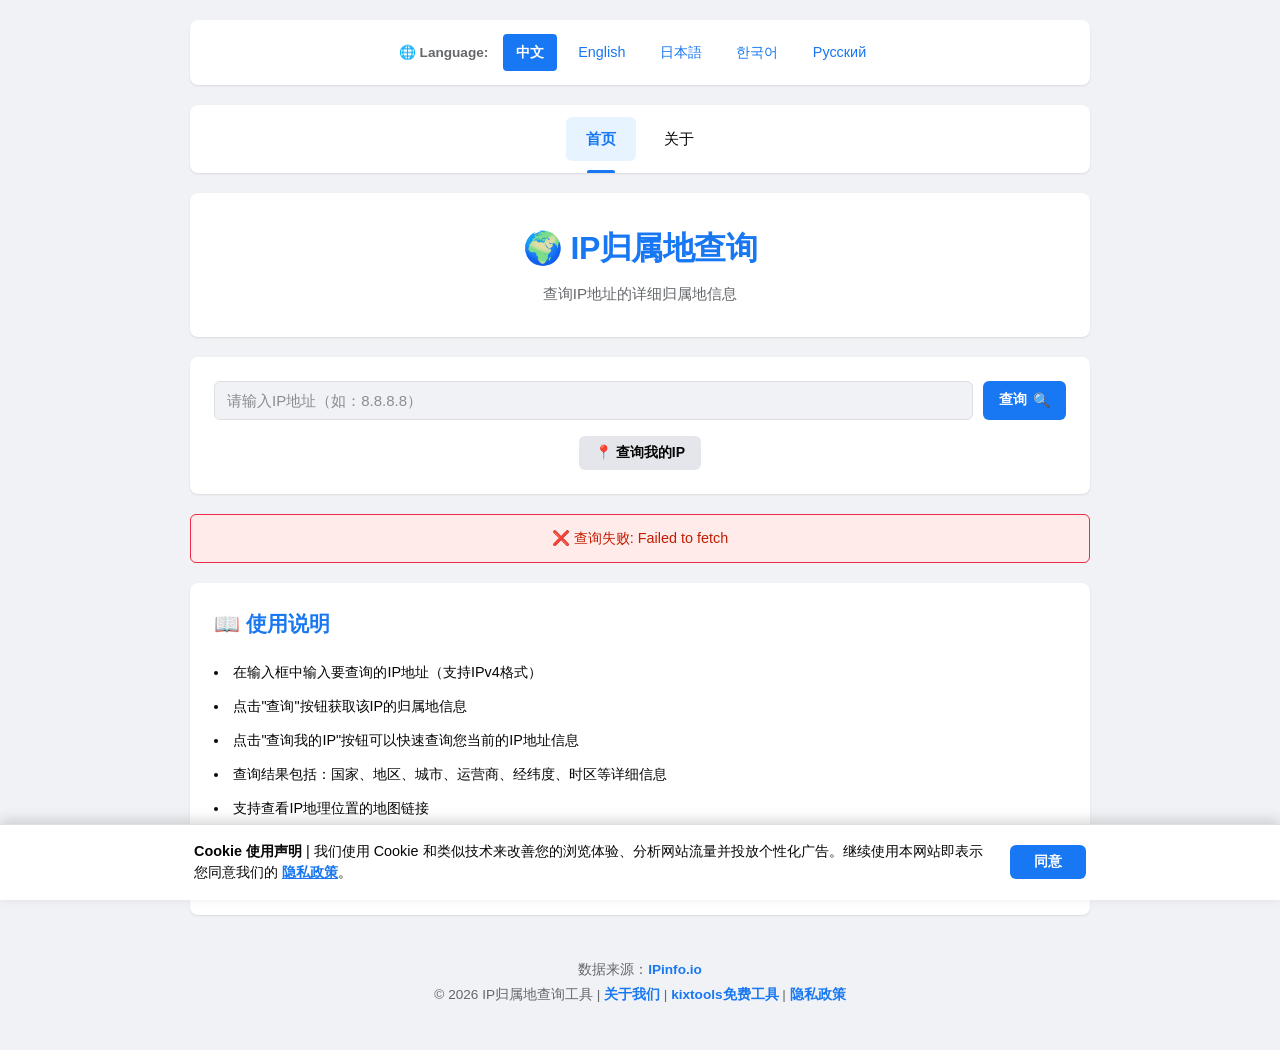
<file: index.html>
<!DOCTYPE html>
<html lang="zh">
<head>
    <script defer src="https://umami.aixmb.cn/script.js" data-website-id="451afacc-684a-453a-9709-60d549282e98"></script>
    <meta charset="UTF-8">
    <meta name="viewport" content="width=device-width, initial-scale=1.0">
    <title>IP归属地查询工具 - 快速查询IP地址归属地信息</title>
    <meta name="description" content="免费在线IP归属地查询工具，支持查询任意IP地址的国家、地区、城市、运营商等详细信息。">
    <meta name="keywords" content="IP查询,IP归属地,IP地址查询,IP定位,IP地理位置">
    <link rel="alternate" hreflang="zh" href="index.html">
    <link rel="alternate" hreflang="en" href="index_en.html">
    <link rel="alternate" hreflang="ja" href="index_ja.html">
    <link rel="alternate" hreflang="ko" href="index_ko.html">
    <link rel="alternate" hreflang="ru" href="index_ru.html">
    <link rel="stylesheet" href="css/style.css">
</head>
<body>
    <div class="container">
        <!-- 语言切换器 -->
        <div class="lang-switcher">
            <span>🌐 Language:</span>
            <a href="index.html" class="active" hreflang="zh">中文</a>
            <a href="index_en.html" hreflang="en">English</a>
            <a href="index_ja.html" hreflang="ja">日本語</a>
            <a href="index_ko.html" hreflang="ko">한국어</a>
            <a href="index_ru.html" hreflang="ru">Русский</a>
        </div>



        <nav class="top-nav">
            <ul>
                <li><a href="index.html" class="active">首页</a></li>
                <li><a href="about.html">关于</a></li>
            </ul>
        </nav>

        <header>
            <h1>🌍 IP归属地查询</h1>
            <p class="subtitle">查询IP地址的详细归属地信息</p>
        </header>

        <!-- 搜索区域 -->
        <div class="search-section">
            <div class="search-box">
                <input
                    type="text"
                    id="ipInput"
                    placeholder="请输入IP地址（如：8.8.8.8）"
                    autocomplete="off"
                >
                <button id="searchBtn" onclick="queryIP()">
                    <span class="btn-text">查询</span>
                    <span class="btn-icon">🔍</span>
                </button>
            </div>
            <div class="quick-actions">
                <button class="btn-secondary" onclick="queryMyIP()">
                    <span>📍 查询我的IP</span>
                </button>
            </div>
        </div>

        <!-- 加载提示 -->
        <div id="loading" class="loading" style="display: none;">
            <div class="spinner"></div>
            <p>正在查询IP信息...</p>
        </div>

        <!-- 错误提示 -->
        <div id="error" class="error" style="display: none;"></div>

        <!-- IP信息显示 -->
        <div id="ipInfo" class="ip-info" style="display: none;">
            <div class="info-header">
                <h2 id="ipAddress"></h2>
                <span id="ipType" class="ip-type"></span>
            </div>
            <div class="info-grid">
                <div class="info-item">
                    <span class="info-label">🌏 国家/地区</span>
                    <span class="info-value" id="country"></span>
                </div>
                <div class="info-item">
                    <span class="info-label">📍 省份/州</span>
                    <span class="info-value" id="region"></span>
                </div>
                <div class="info-item">
                    <span class="info-label">🏙️ 城市</span>
                    <span class="info-value" id="city"></span>
                </div>
                <div class="info-item">
                    <span class="info-label">📮 邮编</span>
                    <span class="info-value" id="zip"></span>
                </div>
                <div class="info-item">
                    <span class="info-label">🌐 运营商</span>
                    <span class="info-value" id="isp"></span>
                </div>
                <div class="info-item">
                    <span class="info-label">🏢 组织</span>
                    <span class="info-value" id="org"></span>
                </div>
                <div class="info-item">
                    <span class="info-label">📡 经纬度</span>
                    <span class="info-value" id="location"></span>
                </div>
                <div class="info-item">
                    <span class="info-label">⏰ 时区</span>
                    <span class="info-value" id="timezone"></span>
                </div>
            </div>

            <!-- 地图容器 -->
            <div class="map-container">
                <h3>🗺️ 地理位置</h3>
                <div id="mapLink" class="map-link"></div>
            </div>
        </div>



        <div class="instructions">
            <h3>📖 使用说明</h3>
            <ul>
                <li>在输入框中输入要查询的IP地址（支持IPv4格式）</li>
                <li>点击"查询"按钮获取该IP的归属地信息</li>
                <li>点击"查询我的IP"按钮可以快速查询您当前的IP地址信息</li>
                <li>查询结果包括：国家、地区、城市、运营商、经纬度、时区等详细信息</li>
                <li>支持查看IP地理位置的地图链接</li>
            </ul>
            <div class="api-notice">
                <strong>提示：</strong>本工具使用免费API服务，查询结果仅供参考。
            </div>
        </div>

        <footer>
            <p>数据来源：<a href="https://ipinfo.io" target="_blank" rel="noopener noreferrer">IPinfo.io</a></p>
            <p>© 2026 IP归属地查询工具 | <a href="about.html">关于我们</a> | <a href="https://kixtools.com" target="_blank" rel="noopener noreferrer">kixtools免费工具</a> | <a href="privacy.html">隐私政策</a></p>
        </footer>
    </div>

    <!-- Cookie 同意横幅 -->
    <div id="cookieBanner" class="cookie-banner" style="display: none;">
        <p>
            <strong>Cookie 使用声明</strong> |
            我们使用 Cookie 和类似技术来改善您的浏览体验、分析网站流量并投放个性化广告。继续使用本网站即表示您同意我们的
            <a href="privacy.html" target="_blank">隐私政策</a>。
        </p>
        <button id="cookieAccept">同意</button>
    </div>

    <script src="js/app.js"></script>
</body>
</html>
</file>
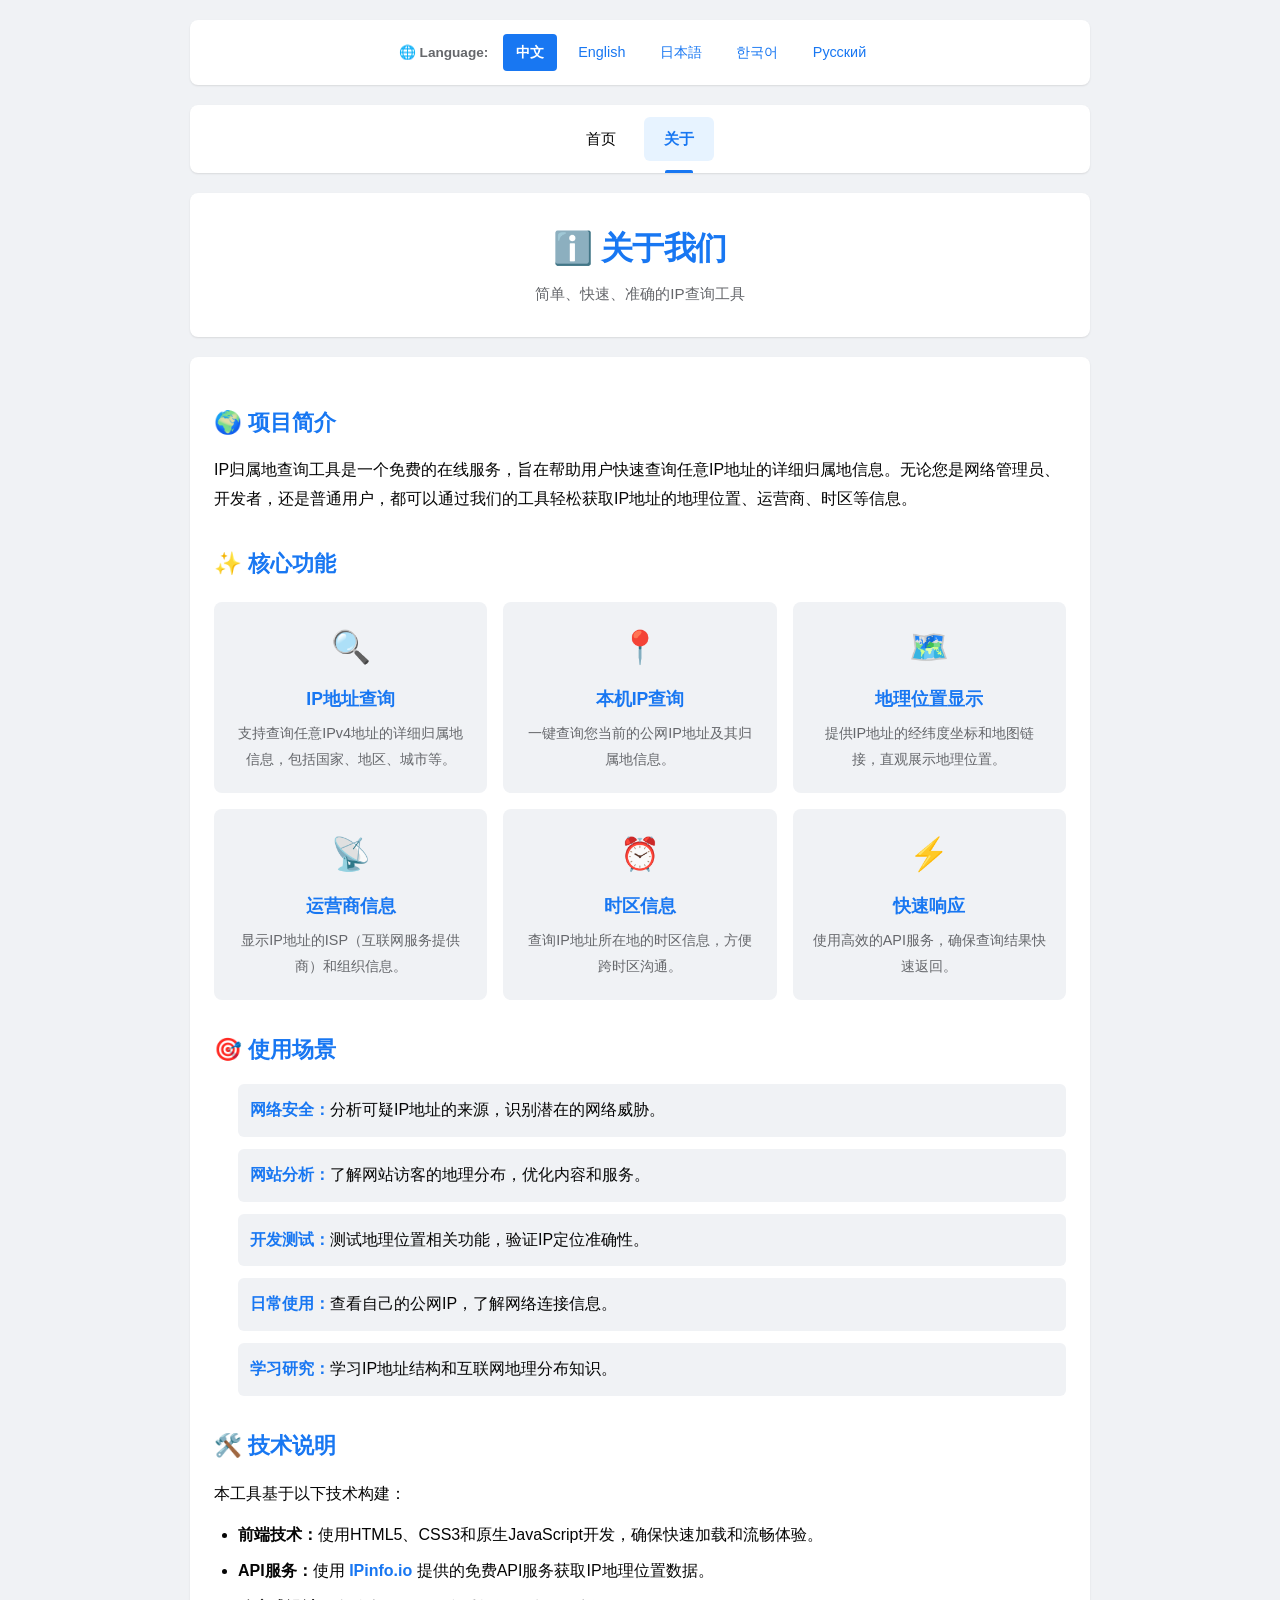
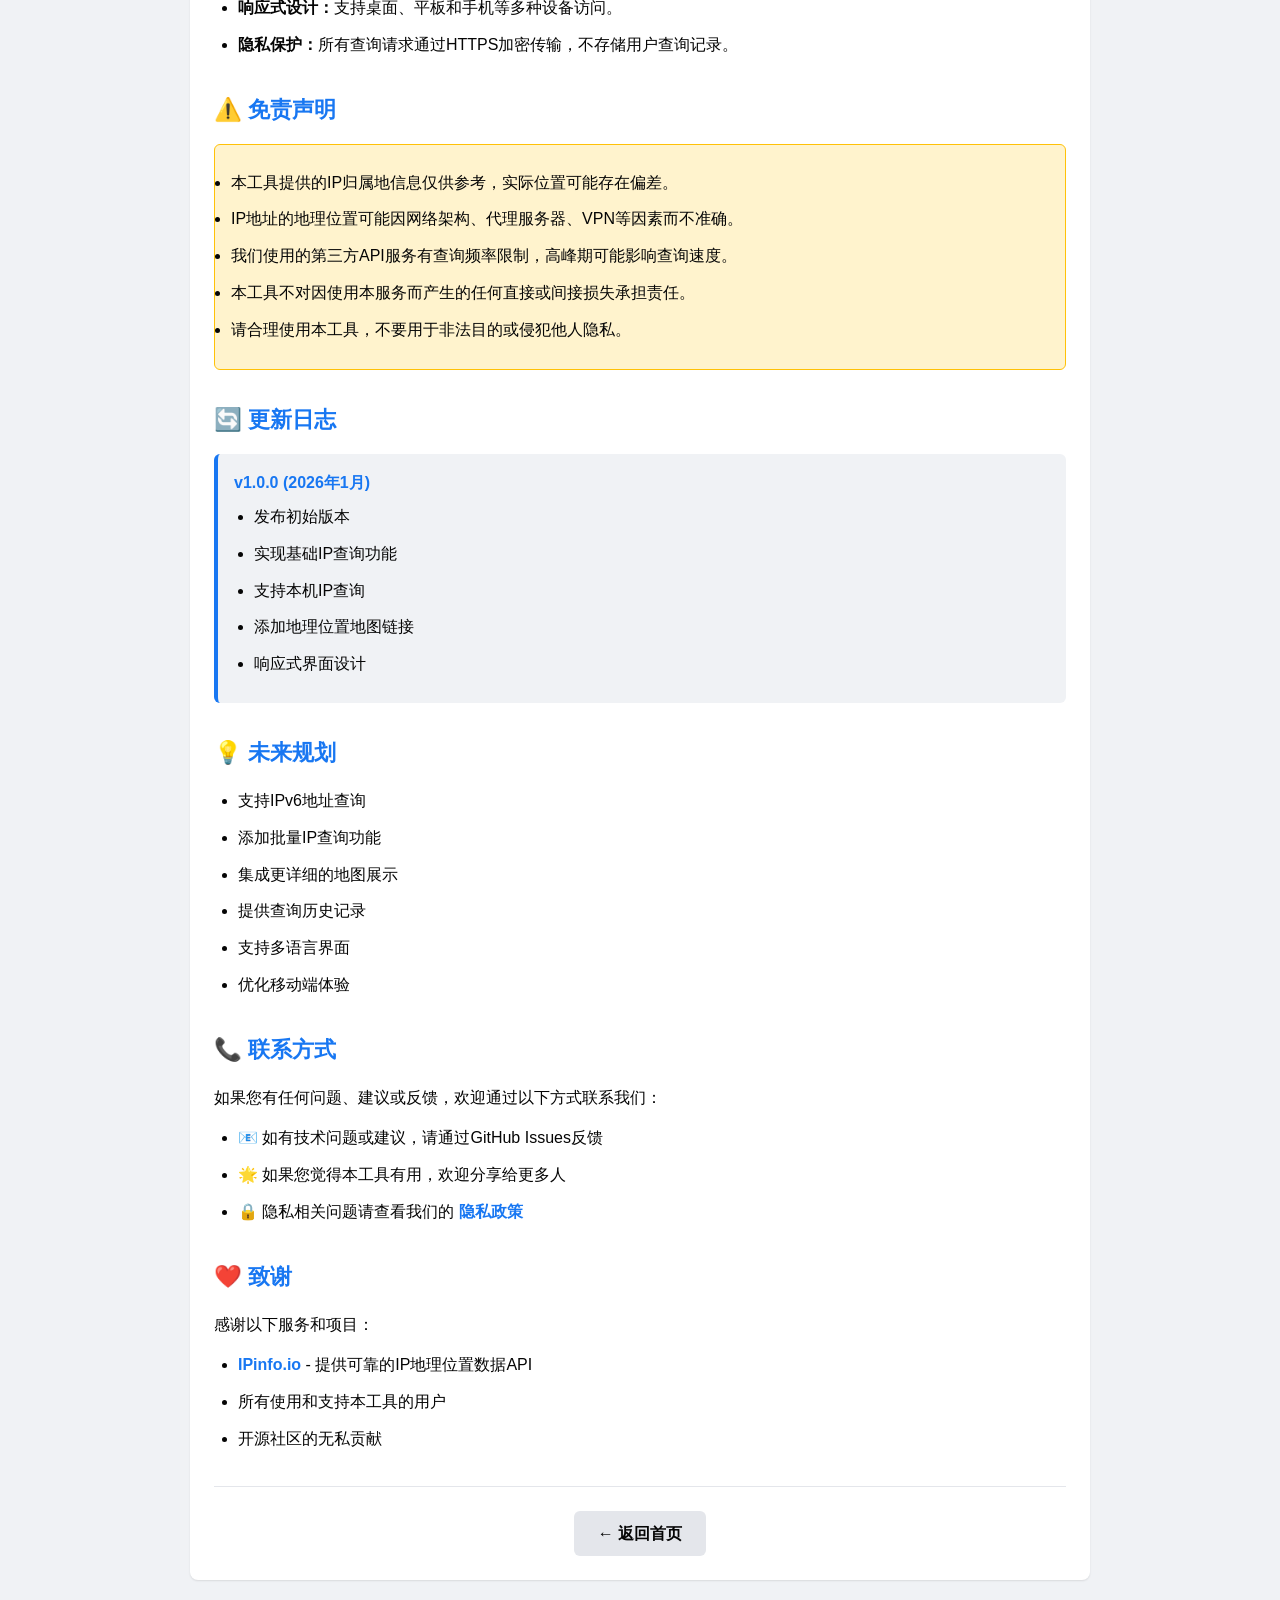
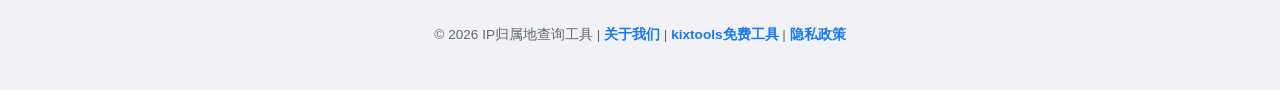
<file: about.html>
<!DOCTYPE html>
<html lang="zh">
<head>
    <meta charset="UTF-8">
    <meta name="viewport" content="width=device-width, initial-scale=1.0">
    <title>关于我们 - IP归属地查询工具</title>
    <meta name="description" content="了解IP归属地查询工具，一个免费、快速、准确的IP地址查询服务。">
    <link rel="alternate" hreflang="zh" href="about.html">
    <link rel="alternate" hreflang="en" href="about_en.html">
    <link rel="alternate" hreflang="ja" href="about_ja.html">
    <link rel="alternate" hreflang="ko" href="about_ko.html">
    <link rel="alternate" hreflang="ru" href="about_ru.html">
    <link rel="stylesheet" href="css/style.css">
</head>
<body>
    <div class="container">
        <div class="lang-switcher">
            <span>🌐 Language:</span>
            <a href="about.html" class="active" hreflang="zh">中文</a>
            <a href="about_en.html" hreflang="en">English</a>
            <a href="about_ja.html" hreflang="ja">日本語</a>
            <a href="about_ko.html" hreflang="ko">한국어</a>
            <a href="about_ru.html" hreflang="ru">Русский</a>
        </div>



        <nav class="top-nav">
            <ul>
                <li><a href="index.html">首页</a></li>
                <li><a href="about.html" class="active">关于</a></li>
            </ul>
        </nav>

        <header>
            <h1>ℹ️ 关于我们</h1>
            <p class="subtitle">简单、快速、准确的IP查询工具</p>
        </header>

        <div class="content-section">
            <div class="about-section">
                <h2>🌍 项目简介</h2>
                <p>IP归属地查询工具是一个免费的在线服务，旨在帮助用户快速查询任意IP地址的详细归属地信息。无论您是网络管理员、开发者，还是普通用户，都可以通过我们的工具轻松获取IP地址的地理位置、运营商、时区等信息。</p>
            </div>

            <div class="about-section">
                <h2>✨ 核心功能</h2>
                <div class="features-grid">
                    <div class="feature-item">
                        <div class="feature-icon">🔍</div>
                        <h3>IP地址查询</h3>
                        <p>支持查询任意IPv4地址的详细归属地信息，包括国家、地区、城市等。</p>
                    </div>
                    <div class="feature-item">
                        <div class="feature-icon">📍</div>
                        <h3>本机IP查询</h3>
                        <p>一键查询您当前的公网IP地址及其归属地信息。</p>
                    </div>
                    <div class="feature-item">
                        <div class="feature-icon">🗺️</div>
                        <h3>地理位置显示</h3>
                        <p>提供IP地址的经纬度坐标和地图链接，直观展示地理位置。</p>
                    </div>
                    <div class="feature-item">
                        <div class="feature-icon">📡</div>
                        <h3>运营商信息</h3>
                        <p>显示IP地址的ISP（互联网服务提供商）和组织信息。</p>
                    </div>
                    <div class="feature-item">
                        <div class="feature-icon">⏰</div>
                        <h3>时区信息</h3>
                        <p>查询IP地址所在地的时区信息，方便跨时区沟通。</p>
                    </div>
                    <div class="feature-item">
                        <div class="feature-icon">⚡</div>
                        <h3>快速响应</h3>
                        <p>使用高效的API服务，确保查询结果快速返回。</p>
                    </div>
                </div>
            </div>

            <div class="about-section">
                <h2>🎯 使用场景</h2>
                <ul class="use-cases">
                    <li><strong>网络安全：</strong>分析可疑IP地址的来源，识别潜在的网络威胁。</li>
                    <li><strong>网站分析：</strong>了解网站访客的地理分布，优化内容和服务。</li>
                    <li><strong>开发测试：</strong>测试地理位置相关功能，验证IP定位准确性。</li>
                    <li><strong>日常使用：</strong>查看自己的公网IP，了解网络连接信息。</li>
                    <li><strong>学习研究：</strong>学习IP地址结构和互联网地理分布知识。</li>
                </ul>
            </div>

            <div class="about-section">
                <h2>🛠️ 技术说明</h2>
                <p>本工具基于以下技术构建：</p>
                <ul>
                    <li><strong>前端技术：</strong>使用HTML5、CSS3和原生JavaScript开发，确保快速加载和流畅体验。</li>
                    <li><strong>API服务：</strong>使用 <a href="https://ipinfo.io" target="_blank" rel="noopener noreferrer">IPinfo.io</a> 提供的免费API服务获取IP地理位置数据。</li>
                    <li><strong>响应式设计：</strong>支持桌面、平板和手机等多种设备访问。</li>
                    <li><strong>隐私保护：</strong>所有查询请求通过HTTPS加密传输，不存储用户查询记录。</li>
                </ul>
            </div>

            <div class="about-section">
                <h2>⚠️ 免责声明</h2>
                <div class="disclaimer">
                    <ul>
                        <li>本工具提供的IP归属地信息仅供参考，实际位置可能存在偏差。</li>
                        <li>IP地址的地理位置可能因网络架构、代理服务器、VPN等因素而不准确。</li>
                        <li>我们使用的第三方API服务有查询频率限制，高峰期可能影响查询速度。</li>
                        <li>本工具不对因使用本服务而产生的任何直接或间接损失承担责任。</li>
                        <li>请合理使用本工具，不要用于非法目的或侵犯他人隐私。</li>
                    </ul>
                </div>
            </div>

            <div class="about-section">
                <h2>🔄 更新日志</h2>
                <div class="changelog">
                    <div class="changelog-item">
                        <h4>v1.0.0 (2026年1月)</h4>
                        <ul>
                            <li>发布初始版本</li>
                            <li>实现基础IP查询功能</li>
                            <li>支持本机IP查询</li>
                            <li>添加地理位置地图链接</li>
                            <li>响应式界面设计</li>
                        </ul>
                    </div>
                </div>
            </div>

            <div class="about-section">
                <h2>💡 未来规划</h2>
                <ul>
                    <li>支持IPv6地址查询</li>
                    <li>添加批量IP查询功能</li>
                    <li>集成更详细的地图展示</li>
                    <li>提供查询历史记录</li>
                    <li>支持多语言界面</li>
                    <li>优化移动端体验</li>
                </ul>
            </div>

            <div class="about-section">
                <h2>📞 联系方式</h2>
                <p>如果您有任何问题、建议或反馈，欢迎通过以下方式联系我们：</p>
                <ul>
                    <li>📧 如有技术问题或建议，请通过GitHub Issues反馈</li>
                    <li>🌟 如果您觉得本工具有用，欢迎分享给更多人</li>
                    <li>🔒 隐私相关问题请查看我们的 <a href="privacy.html">隐私政策</a></li>
                </ul>
            </div>

            <div class="about-section">
                <h2>❤️ 致谢</h2>
                <p>感谢以下服务和项目：</p>
                <ul>
                    <li><a href="https://ipinfo.io" target="_blank" rel="noopener noreferrer">IPinfo.io</a> - 提供可靠的IP地理位置数据API</li>
                    <li>所有使用和支持本工具的用户</li>
                    <li>开源社区的无私贡献</li>
                </ul>
            </div>

            <div class="back-link">
                <a href="index.html">← 返回首页</a>
            </div>
        </div>

        <footer>
            <p>© 2026 IP归属地查询工具 | <a href="about.html">关于我们</a> | <a href="https://kixtools.com" target="_blank" rel="noopener noreferrer">kixtools免费工具</a> | <a href="privacy.html">隐私政策</a></p>
        </footer>
    </div>

    <div id="cookieBanner" class="cookie-banner" style="display: none;">
        <p>
            <strong>Cookie 使用声明</strong> |
            我们使用 Cookie 和类似技术来改善您的浏览体验、分析网站流量并投放个性化广告。继续使用本网站即表示您同意我们的
            <a href="privacy.html" target="_blank">隐私政策</a>。
        </p>
        <button id="cookieAccept">同意</button>
    </div>

    <script src="js/app.js"></script>
</body>
</html>
</file>
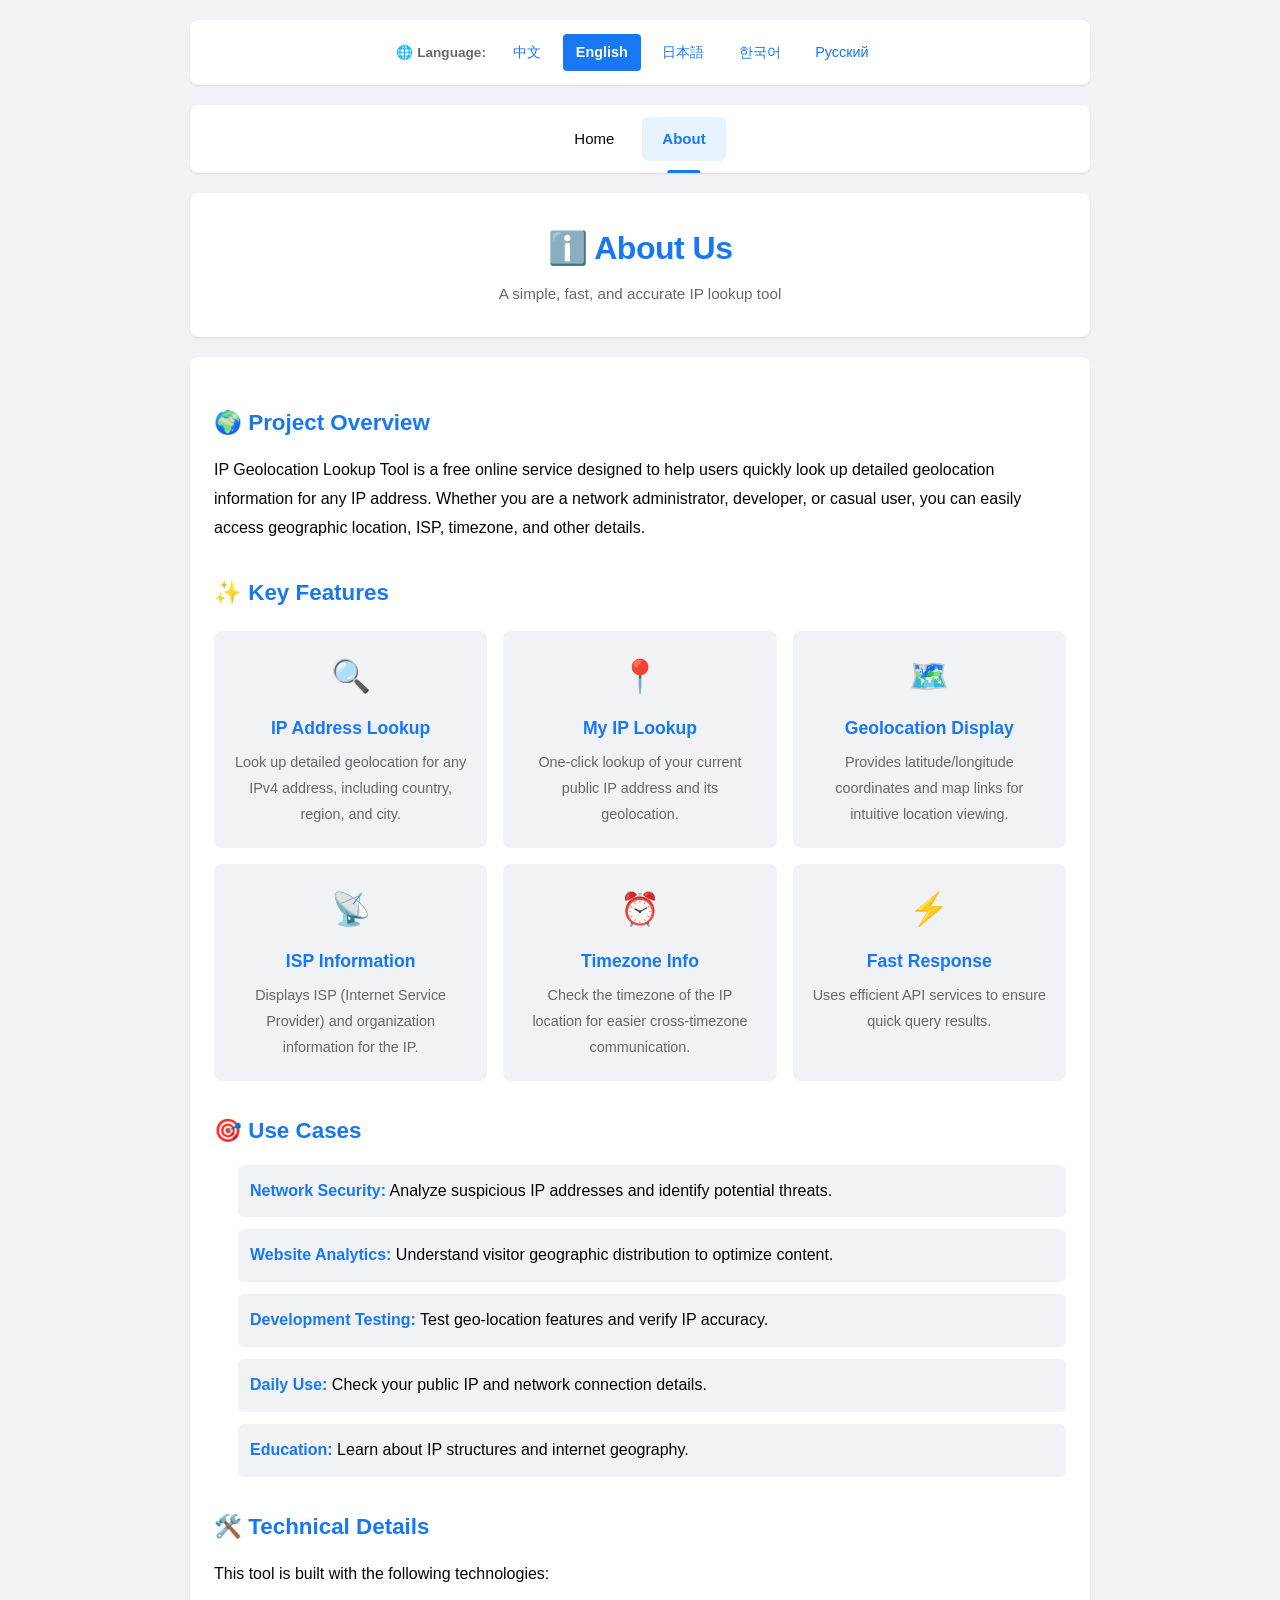
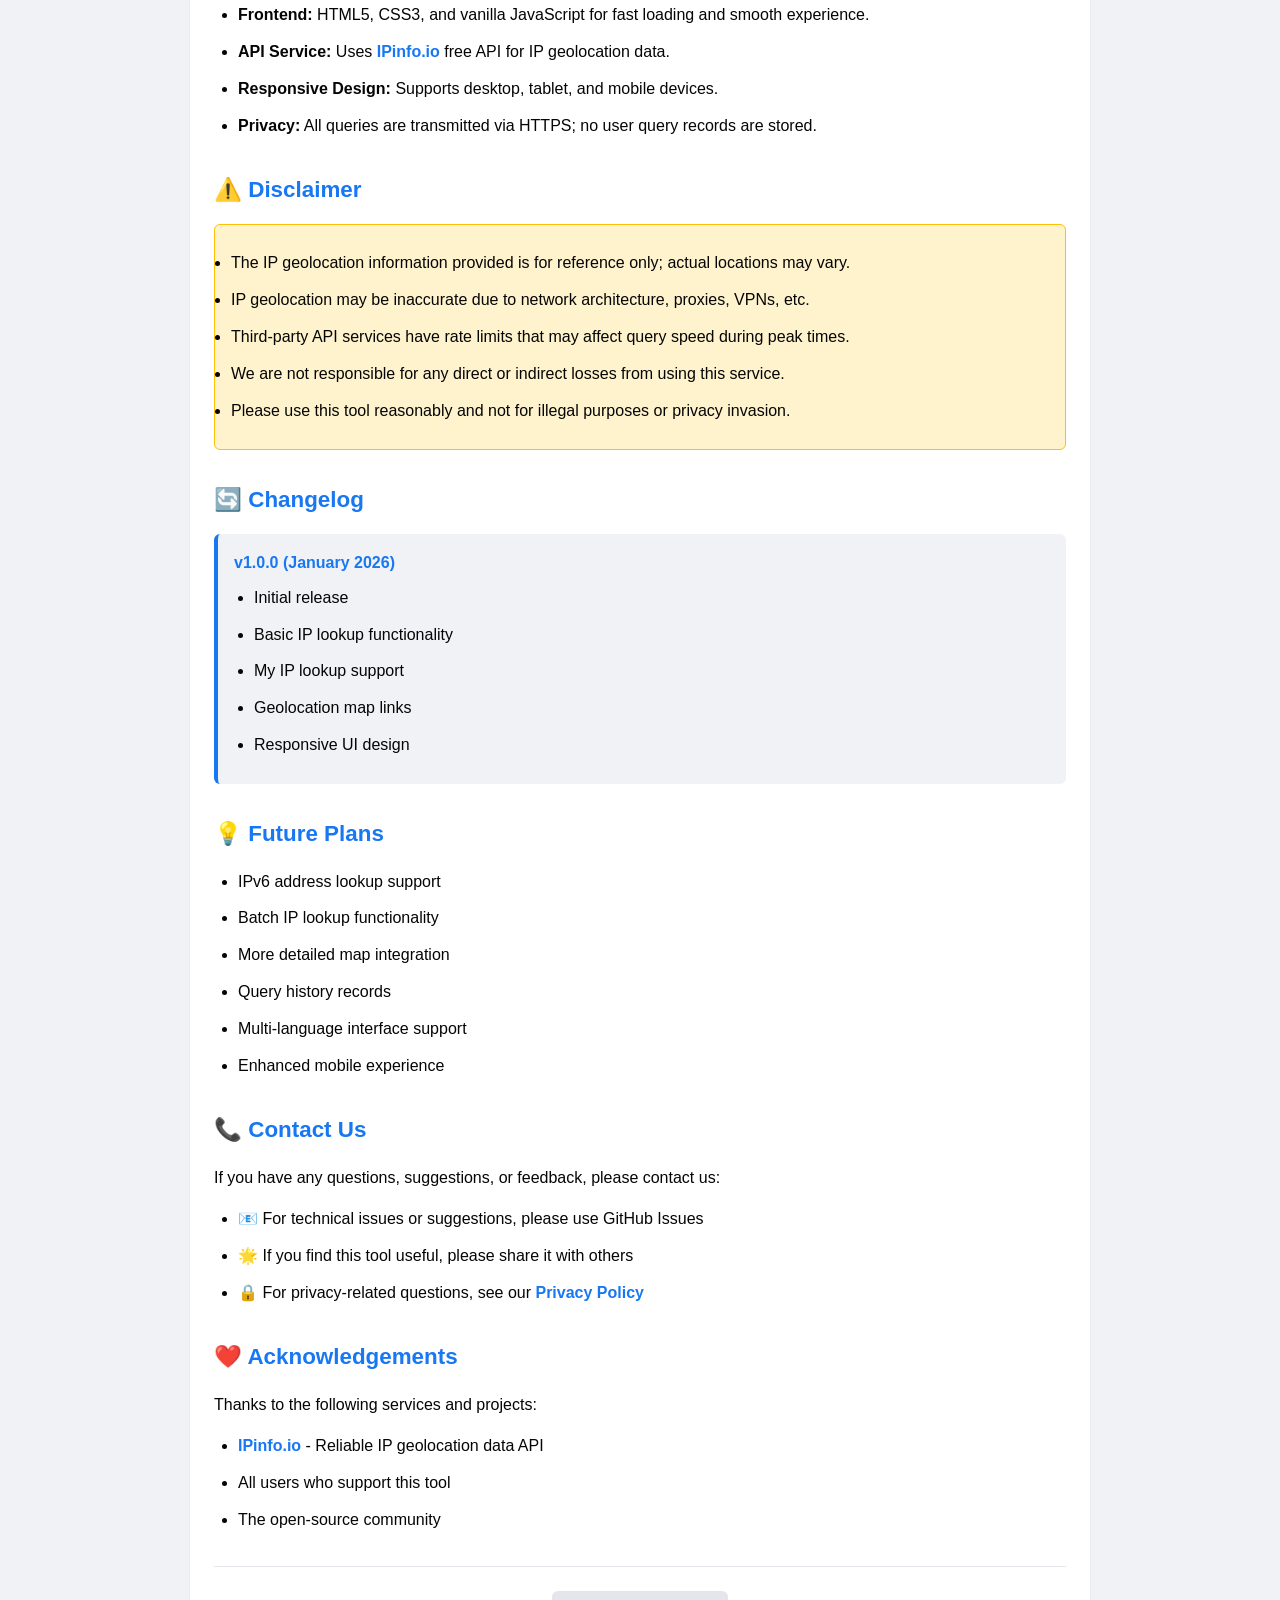
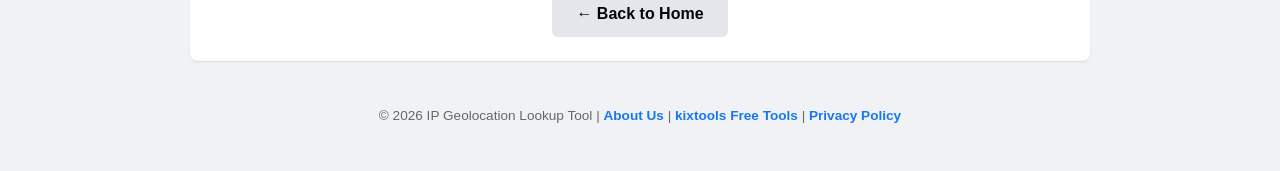
<file: about_en.html>
<!DOCTYPE html>
<html lang="en">
<head>
    <meta charset="UTF-8">
    <meta name="viewport" content="width=device-width, initial-scale=1.0">
    <title>About Us - IP Geolocation Lookup Tool</title>
    <meta name="description" content="Learn about our free IP geolocation lookup tool. Fast, accurate and easy to use for checking IP address locations worldwide.">
    <link rel="alternate" hreflang="zh" href="about.html">
    <link rel="alternate" hreflang="en" href="about_en.html">
    <link rel="alternate" hreflang="ja" href="about_ja.html">
    <link rel="alternate" hreflang="ko" href="about_ko.html">
    <link rel="alternate" hreflang="ru" href="about_ru.html">
    <link rel="stylesheet" href="css/style.css">
</head>
<body>
    <div class="container">
        <div class="lang-switcher">
            <span>🌐 Language:</span>
            <a href="about.html" hreflang="zh">中文</a>
            <a href="about_en.html" class="active" hreflang="en">English</a>
            <a href="about_ja.html" hreflang="ja">日本語</a>
            <a href="about_ko.html" hreflang="ko">한국어</a>
            <a href="about_ru.html" hreflang="ru">Русский</a>
        </div>



        <nav class="top-nav">
            <ul>
                <li><a href="index_en.html">Home</a></li>
                <li><a href="about_en.html" class="active">About</a></li>
            </ul>
        </nav>

        <header>
            <h1>ℹ️ About Us</h1>
            <p class="subtitle">A simple, fast, and accurate IP lookup tool</p>
        </header>

        <div class="content-section">
            <div class="about-section">
                <h2>🌍 Project Overview</h2>
                <p>IP Geolocation Lookup Tool is a free online service designed to help users quickly look up detailed geolocation information for any IP address. Whether you are a network administrator, developer, or casual user, you can easily access geographic location, ISP, timezone, and other details.</p>
            </div>

            <div class="about-section">
                <h2>✨ Key Features</h2>
                <div class="features-grid">
                    <div class="feature-item">
                        <div class="feature-icon">🔍</div>
                        <h3>IP Address Lookup</h3>
                        <p>Look up detailed geolocation for any IPv4 address, including country, region, and city.</p>
                    </div>
                    <div class="feature-item">
                        <div class="feature-icon">📍</div>
                        <h3>My IP Lookup</h3>
                        <p>One-click lookup of your current public IP address and its geolocation.</p>
                    </div>
                    <div class="feature-item">
                        <div class="feature-icon">🗺️</div>
                        <h3>Geolocation Display</h3>
                        <p>Provides latitude/longitude coordinates and map links for intuitive location viewing.</p>
                    </div>
                    <div class="feature-item">
                        <div class="feature-icon">📡</div>
                        <h3>ISP Information</h3>
                        <p>Displays ISP (Internet Service Provider) and organization information for the IP.</p>
                    </div>
                    <div class="feature-item">
                        <div class="feature-icon">⏰</div>
                        <h3>Timezone Info</h3>
                        <p>Check the timezone of the IP location for easier cross-timezone communication.</p>
                    </div>
                    <div class="feature-item">
                        <div class="feature-icon">⚡</div>
                        <h3>Fast Response</h3>
                        <p>Uses efficient API services to ensure quick query results.</p>
                    </div>
                </div>
            </div>

            <div class="about-section">
                <h2>🎯 Use Cases</h2>
                <ul class="use-cases">
                    <li><strong>Network Security:</strong> Analyze suspicious IP addresses and identify potential threats.</li>
                    <li><strong>Website Analytics:</strong> Understand visitor geographic distribution to optimize content.</li>
                    <li><strong>Development Testing:</strong> Test geo-location features and verify IP accuracy.</li>
                    <li><strong>Daily Use:</strong> Check your public IP and network connection details.</li>
                    <li><strong>Education:</strong> Learn about IP structures and internet geography.</li>
                </ul>
            </div>

            <div class="about-section">
                <h2>🛠️ Technical Details</h2>
                <p>This tool is built with the following technologies:</p>
                <ul>
                    <li><strong>Frontend:</strong> HTML5, CSS3, and vanilla JavaScript for fast loading and smooth experience.</li>
                    <li><strong>API Service:</strong> Uses <a href="https://ipinfo.io" target="_blank" rel="noopener noreferrer">IPinfo.io</a> free API for IP geolocation data.</li>
                    <li><strong>Responsive Design:</strong> Supports desktop, tablet, and mobile devices.</li>
                    <li><strong>Privacy:</strong> All queries are transmitted via HTTPS; no user query records are stored.</li>
                </ul>
            </div>

            <div class="about-section">
                <h2>⚠️ Disclaimer</h2>
                <div class="disclaimer">
                    <ul>
                        <li>The IP geolocation information provided is for reference only; actual locations may vary.</li>
                        <li>IP geolocation may be inaccurate due to network architecture, proxies, VPNs, etc.</li>
                        <li>Third-party API services have rate limits that may affect query speed during peak times.</li>
                        <li>We are not responsible for any direct or indirect losses from using this service.</li>
                        <li>Please use this tool reasonably and not for illegal purposes or privacy invasion.</li>
                    </ul>
                </div>
            </div>

            <div class="about-section">
                <h2>🔄 Changelog</h2>
                <div class="changelog">
                    <div class="changelog-item">
                        <h4>v1.0.0 (January 2026)</h4>
                        <ul>
                            <li>Initial release</li>
                            <li>Basic IP lookup functionality</li>
                            <li>My IP lookup support</li>
                            <li>Geolocation map links</li>
                            <li>Responsive UI design</li>
                        </ul>
                    </div>
                </div>
            </div>

            <div class="about-section">
                <h2>💡 Future Plans</h2>
                <ul>
                    <li>IPv6 address lookup support</li>
                    <li>Batch IP lookup functionality</li>
                    <li>More detailed map integration</li>
                    <li>Query history records</li>
                    <li>Multi-language interface support</li>
                    <li>Enhanced mobile experience</li>
                </ul>
            </div>

            <div class="about-section">
                <h2>📞 Contact Us</h2>
                <p>If you have any questions, suggestions, or feedback, please contact us:</p>
                <ul>
                    <li>📧 For technical issues or suggestions, please use GitHub Issues</li>
                    <li>🌟 If you find this tool useful, please share it with others</li>
                    <li>🔒 For privacy-related questions, see our <a href="privacy_en.html">Privacy Policy</a></li>
                </ul>
            </div>

            <div class="about-section">
                <h2>❤️ Acknowledgements</h2>
                <p>Thanks to the following services and projects:</p>
                <ul>
                    <li><a href="https://ipinfo.io" target="_blank" rel="noopener noreferrer">IPinfo.io</a> - Reliable IP geolocation data API</li>
                    <li>All users who support this tool</li>
                    <li>The open-source community</li>
                </ul>
            </div>

            <div class="back-link">
                <a href="index_en.html">← Back to Home</a>
            </div>
        </div>

        <footer>
            <p>© 2026 IP Geolocation Lookup Tool | <a href="about_en.html">About Us</a> | <a href="https://kixtools.com" target="_blank" rel="noopener noreferrer">kixtools Free Tools</a> | <a href="privacy_en.html">Privacy Policy</a></p>
        </footer>
    </div>

    <div id="cookieBanner" class="cookie-banner" style="display: none;">
        <p>
            <strong>Cookie Consent</strong> |
            We use cookies and similar technologies to improve your browsing experience, analyze site traffic, and serve personalized advertisements. By continuing to use this site, you agree to our
            <a href="privacy_en.html" target="_blank">Privacy Policy</a>.
        </p>
        <button id="cookieAccept">Accept</button>
    </div>

    <script src="js/app.js"></script>
</body>
</html>
</file>
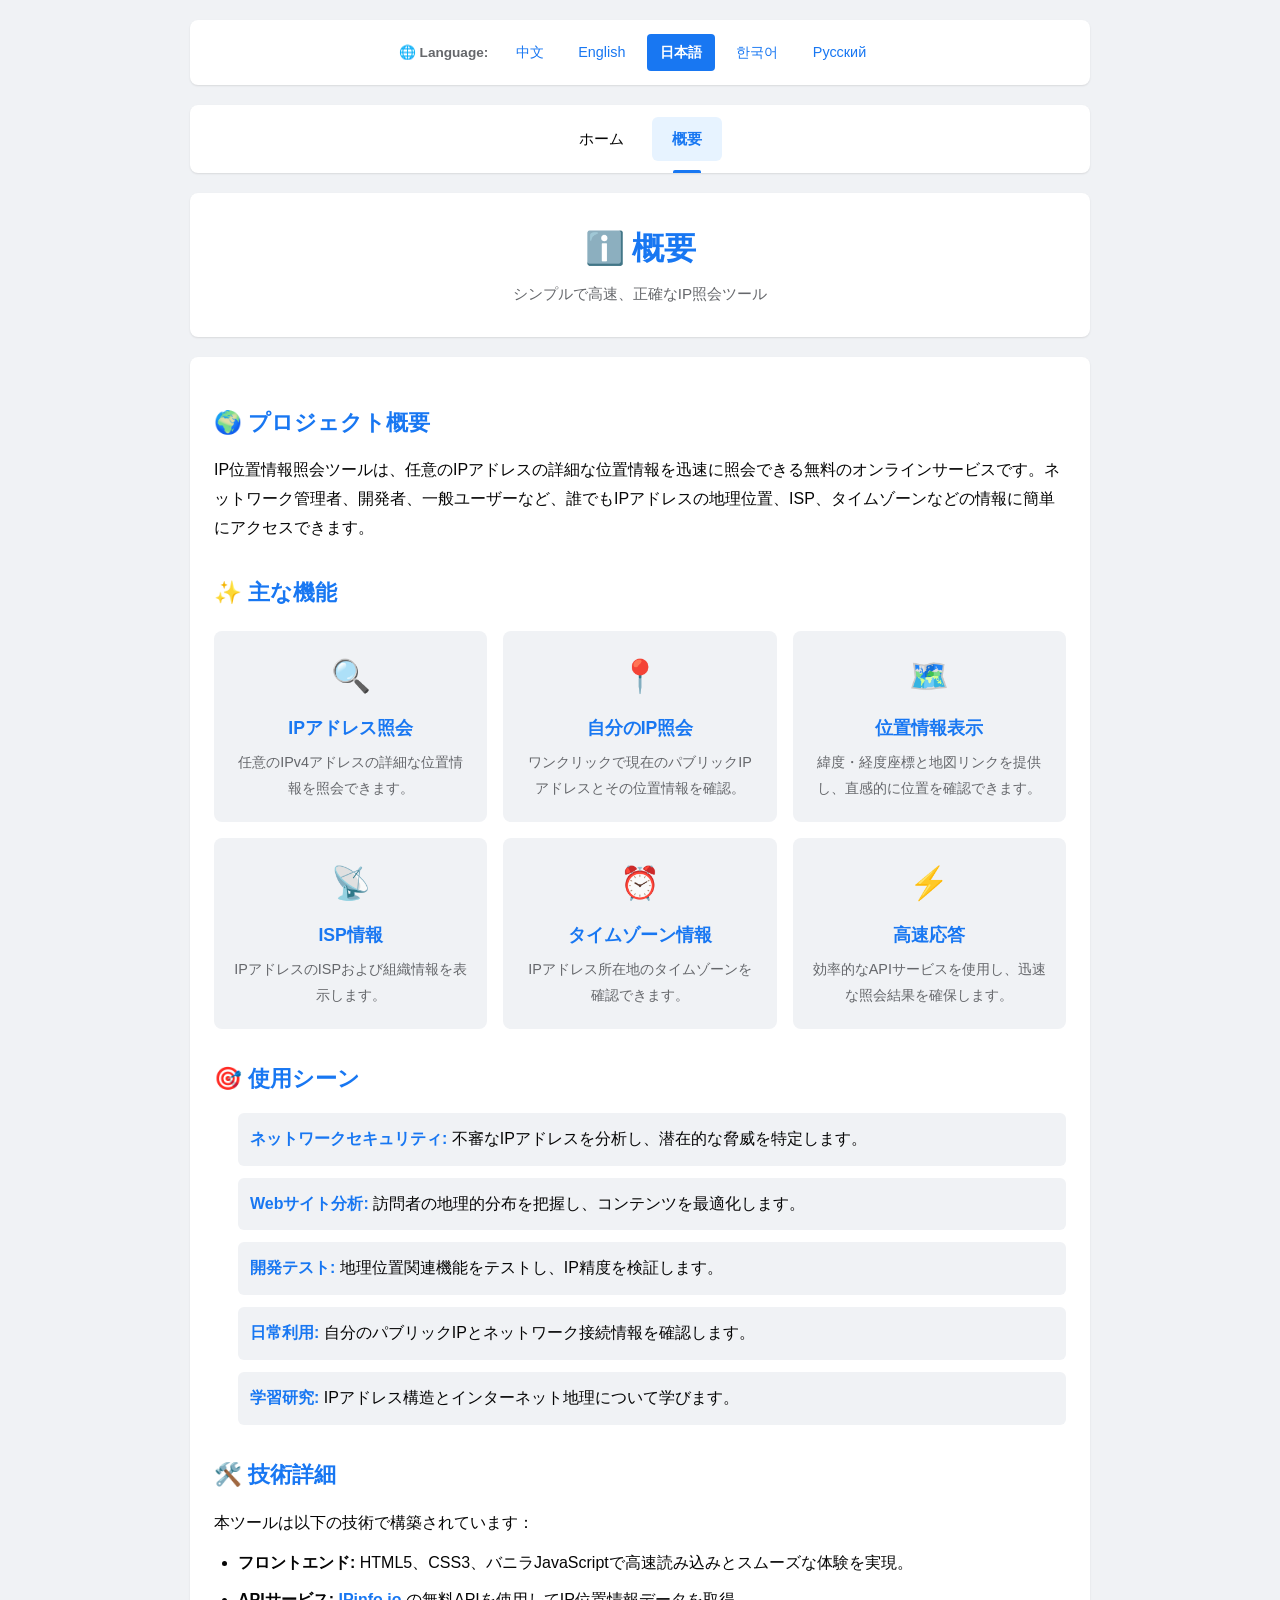
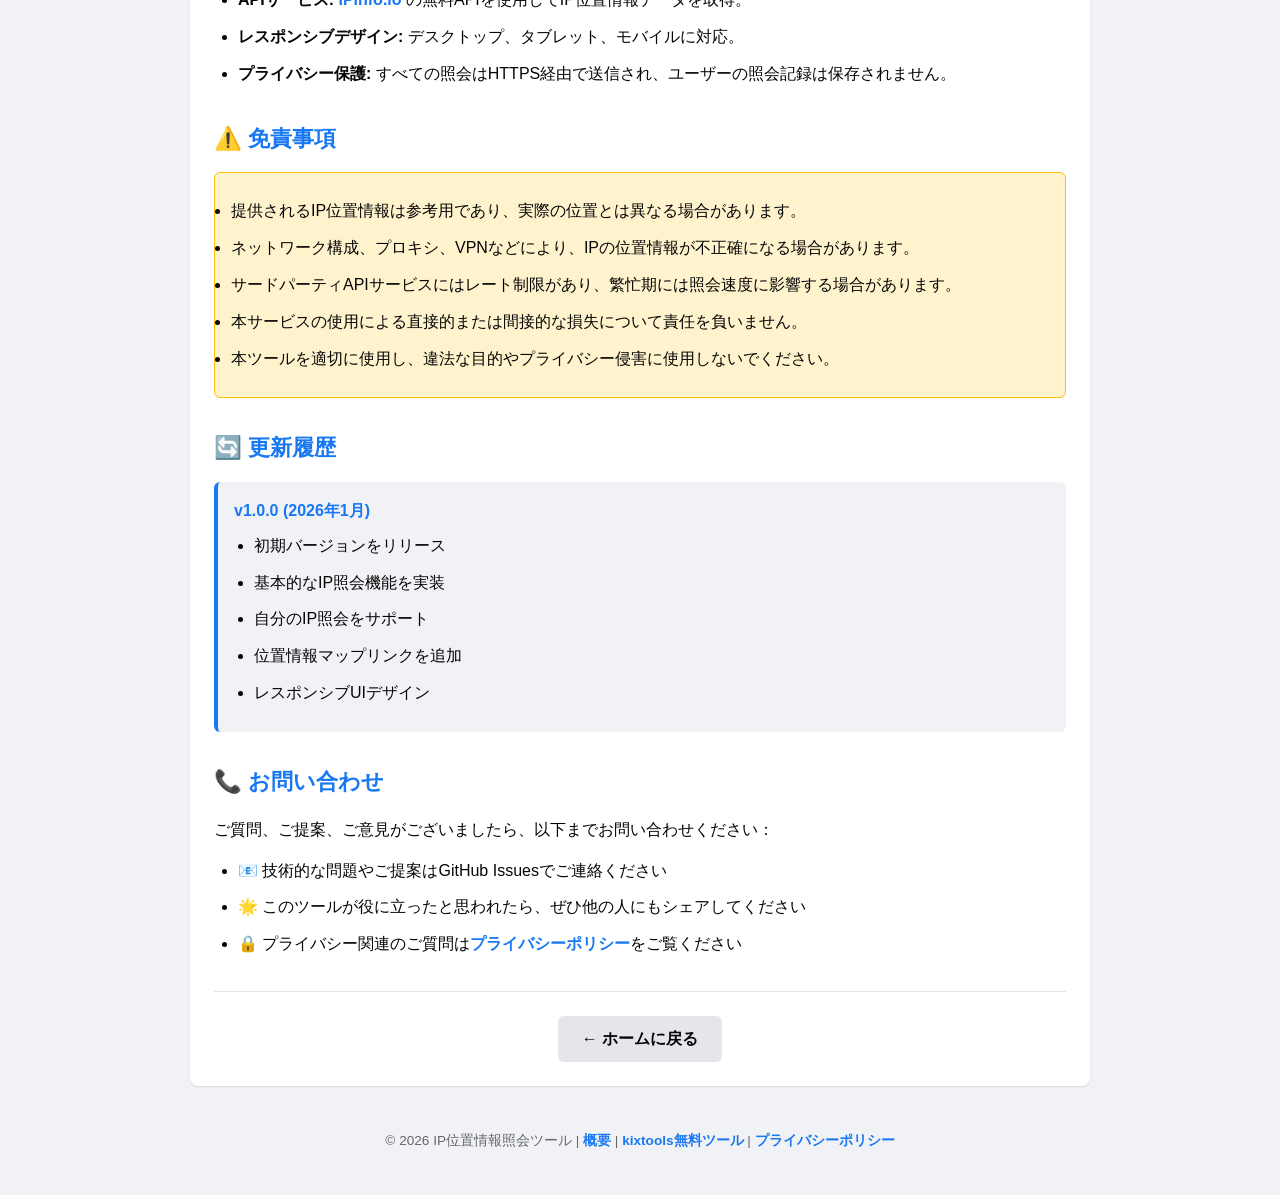
<file: about_ja.html>
<!DOCTYPE html>
<html lang="ja">
<head>
    <meta charset="UTF-8">
    <meta name="viewport" content="width=device-width, initial-scale=1.0">
    <title>概要 - IP位置情報照会ツール</title>
    <meta name="description" content="無料のIP位置情報照会ツールについて。世界中のIPアドレスの場所を簡単に確認できます。">
    <link rel="alternate" hreflang="zh" href="about.html">
    <link rel="alternate" hreflang="en" href="about_en.html">
    <link rel="alternate" hreflang="ja" href="about_ja.html">
    <link rel="alternate" hreflang="ko" href="about_ko.html">
    <link rel="alternate" hreflang="ru" href="about_ru.html">
    <link rel="stylesheet" href="css/style.css">
</head>
<body>
    <div class="container">
        <div class="lang-switcher">
            <span>🌐 Language:</span>
            <a href="about.html" hreflang="zh">中文</a>
            <a href="about_en.html" hreflang="en">English</a>
            <a href="about_ja.html" class="active" hreflang="ja">日本語</a>
            <a href="about_ko.html" hreflang="ko">한국어</a>
            <a href="about_ru.html" hreflang="ru">Русский</a>
        </div>



        <nav class="top-nav">
            <ul>
                <li><a href="index_ja.html">ホーム</a></li>
                <li><a href="about_ja.html" class="active">概要</a></li>
            </ul>
        </nav>

        <header>
            <h1>ℹ️ 概要</h1>
            <p class="subtitle">シンプルで高速、正確なIP照会ツール</p>
        </header>

        <div class="content-section">
            <div class="about-section">
                <h2>🌍 プロジェクト概要</h2>
                <p>IP位置情報照会ツールは、任意のIPアドレスの詳細な位置情報を迅速に照会できる無料のオンラインサービスです。ネットワーク管理者、開発者、一般ユーザーなど、誰でもIPアドレスの地理位置、ISP、タイムゾーンなどの情報に簡単にアクセスできます。</p>
            </div>

            <div class="about-section">
                <h2>✨ 主な機能</h2>
                <div class="features-grid">
                    <div class="feature-item"><div class="feature-icon">🔍</div><h3>IPアドレス照会</h3><p>任意のIPv4アドレスの詳細な位置情報を照会できます。</p></div>
                    <div class="feature-item"><div class="feature-icon">📍</div><h3>自分のIP照会</h3><p>ワンクリックで現在のパブリックIPアドレスとその位置情報を確認。</p></div>
                    <div class="feature-item"><div class="feature-icon">🗺️</div><h3>位置情報表示</h3><p>緯度・経度座標と地図リンクを提供し、直感的に位置を確認できます。</p></div>
                    <div class="feature-item"><div class="feature-icon">📡</div><h3>ISP情報</h3><p>IPアドレスのISPおよび組織情報を表示します。</p></div>
                    <div class="feature-item"><div class="feature-icon">⏰</div><h3>タイムゾーン情報</h3><p>IPアドレス所在地のタイムゾーンを確認できます。</p></div>
                    <div class="feature-item"><div class="feature-icon">⚡</div><h3>高速応答</h3><p>効率的なAPIサービスを使用し、迅速な照会結果を確保します。</p></div>
                </div>
            </div>

            <div class="about-section">
                <h2>🎯 使用シーン</h2>
                <ul class="use-cases">
                    <li><strong>ネットワークセキュリティ:</strong> 不審なIPアドレスを分析し、潜在的な脅威を特定します。</li>
                    <li><strong>Webサイト分析:</strong> 訪問者の地理的分布を把握し、コンテンツを最適化します。</li>
                    <li><strong>開発テスト:</strong> 地理位置関連機能をテストし、IP精度を検証します。</li>
                    <li><strong>日常利用:</strong> 自分のパブリックIPとネットワーク接続情報を確認します。</li>
                    <li><strong>学習研究:</strong> IPアドレス構造とインターネット地理について学びます。</li>
                </ul>
            </div>

            <div class="about-section">
                <h2>🛠️ 技術詳細</h2>
                <p>本ツールは以下の技術で構築されています：</p>
                <ul>
                    <li><strong>フロントエンド:</strong> HTML5、CSS3、バニラJavaScriptで高速読み込みとスムーズな体験を実現。</li>
                    <li><strong>APIサービス:</strong> <a href="https://ipinfo.io" target="_blank" rel="noopener noreferrer">IPinfo.io</a> の無料APIを使用してIP位置情報データを取得。</li>
                    <li><strong>レスポンシブデザイン:</strong> デスクトップ、タブレット、モバイルに対応。</li>
                    <li><strong>プライバシー保護:</strong> すべての照会はHTTPS経由で送信され、ユーザーの照会記録は保存されません。</li>
                </ul>
            </div>

            <div class="about-section">
                <h2>⚠️ 免責事項</h2>
                <div class="disclaimer">
                    <ul>
                        <li>提供されるIP位置情報は参考用であり、実際の位置とは異なる場合があります。</li>
                        <li>ネットワーク構成、プロキシ、VPNなどにより、IPの位置情報が不正確になる場合があります。</li>
                        <li>サードパーティAPIサービスにはレート制限があり、繁忙期には照会速度に影響する場合があります。</li>
                        <li>本サービスの使用による直接的または間接的な損失について責任を負いません。</li>
                        <li>本ツールを適切に使用し、違法な目的やプライバシー侵害に使用しないでください。</li>
                    </ul>
                </div>
            </div>

            <div class="about-section">
                <h2>🔄 更新履歴</h2>
                <div class="changelog">
                    <div class="changelog-item">
                        <h4>v1.0.0 (2026年1月)</h4>
                        <ul>
                            <li>初期バージョンをリリース</li>
                            <li>基本的なIP照会機能を実装</li>
                            <li>自分のIP照会をサポート</li>
                            <li>位置情報マップリンクを追加</li>
                            <li>レスポンシブUIデザイン</li>
                        </ul>
                    </div>
                </div>
            </div>

            <div class="about-section">
                <h2>📞 お問い合わせ</h2>
                <p>ご質問、ご提案、ご意見がございましたら、以下までお問い合わせください：</p>
                <ul>
                    <li>📧 技術的な問題やご提案はGitHub Issuesでご連絡ください</li>
                    <li>🌟 このツールが役に立ったと思われたら、ぜひ他の人にもシェアしてください</li>
                    <li>🔒 プライバシー関連のご質問は<a href="privacy_ja.html">プライバシーポリシー</a>をご覧ください</li>
                </ul>
            </div>

            <div class="back-link">
                <a href="index_ja.html">← ホームに戻る</a>
            </div>
        </div>

        <footer>
            <p>© 2026 IP位置情報照会ツール | <a href="about_ja.html">概要</a> | <a href="https://kixtools.com" target="_blank" rel="noopener noreferrer">kixtools無料ツール</a> | <a href="privacy_ja.html">プライバシーポリシー</a></p>
        </footer>
    </div>

    <div id="cookieBanner" class="cookie-banner" style="display: none;">
        <p>
            <strong>Cookie の同意</strong> |
            当社は、閲覧体験の向上、サイトトラフィックの分析、パーソナライズされた広告の配信のために、Cookieおよび類似の技術を使用しています。このサイトを引き続き使用することにより、当社の
            <a href="privacy_ja.html" target="_blank">プライバシーポリシー</a>に同意したものとみなされます。
        </p>
        <button id="cookieAccept">同意する</button>
    </div>

    <script src="js/app.js"></script>
</body>
</html>
</file>
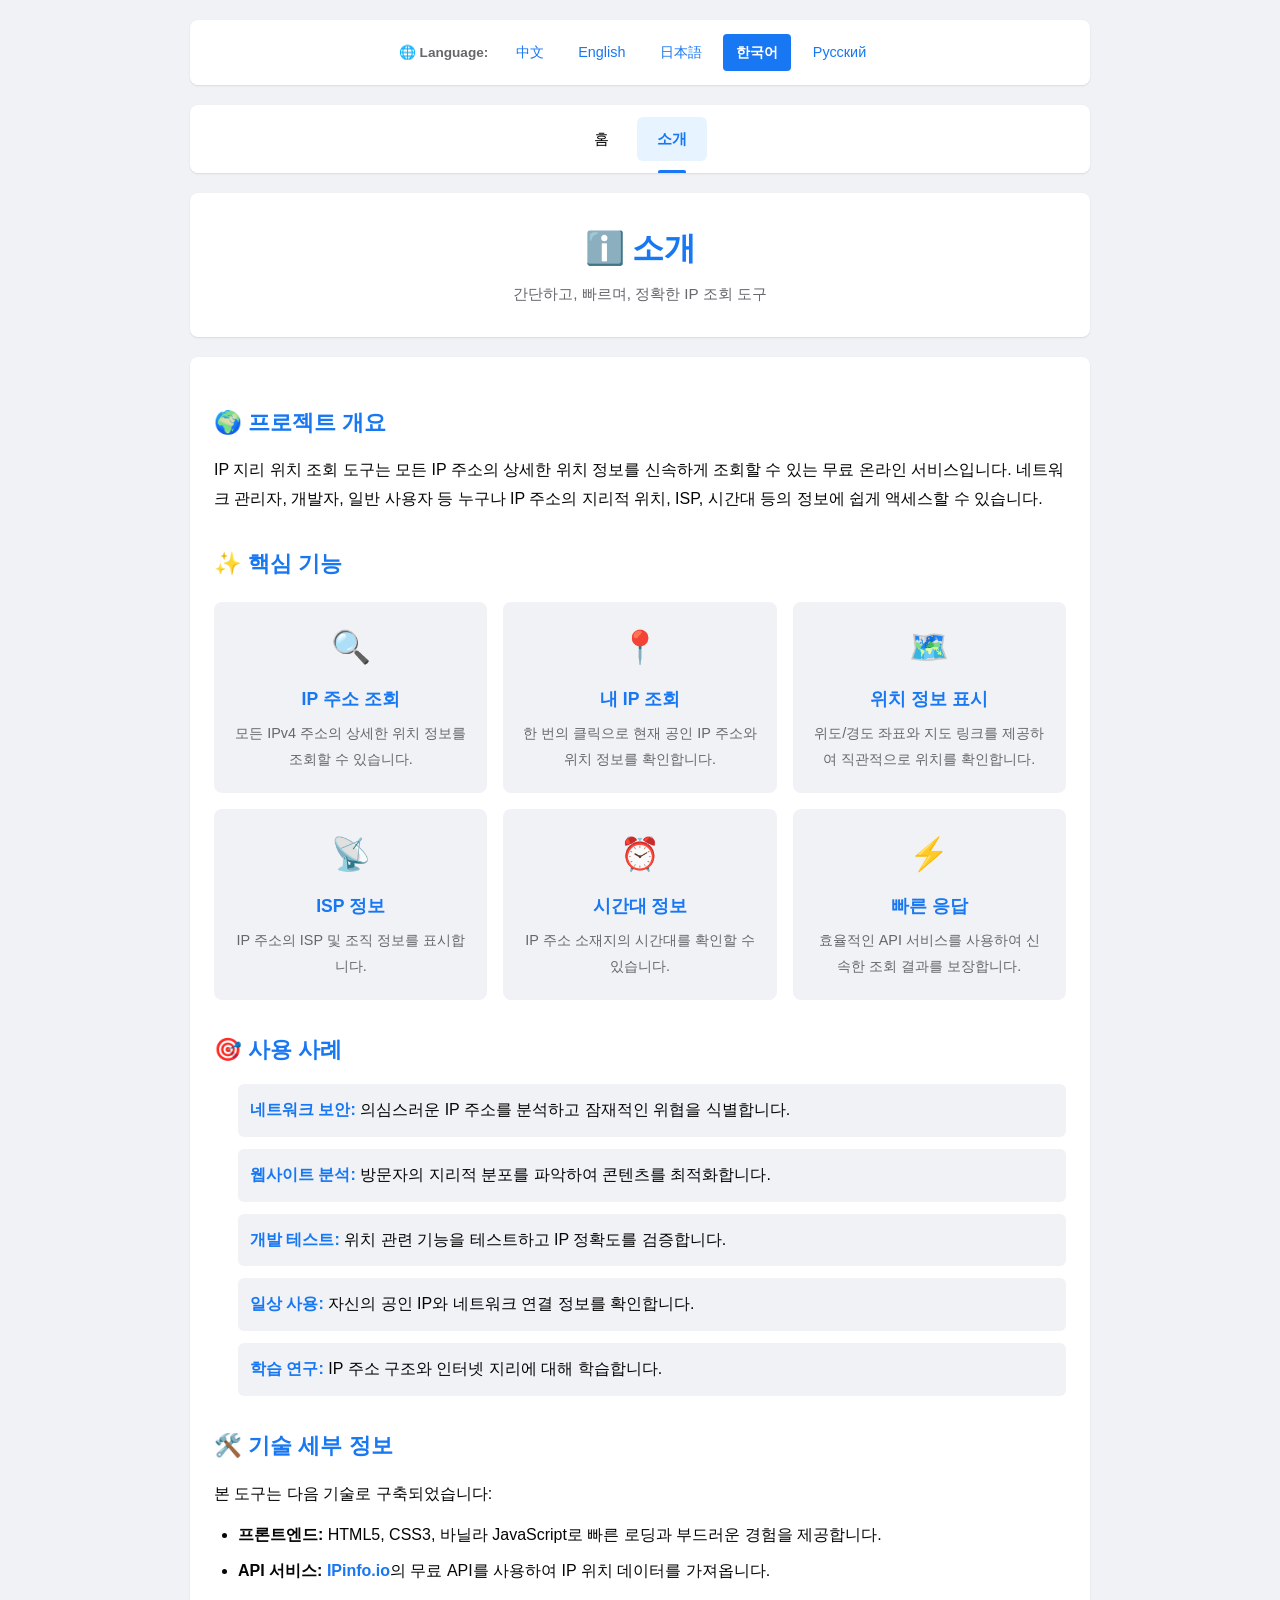
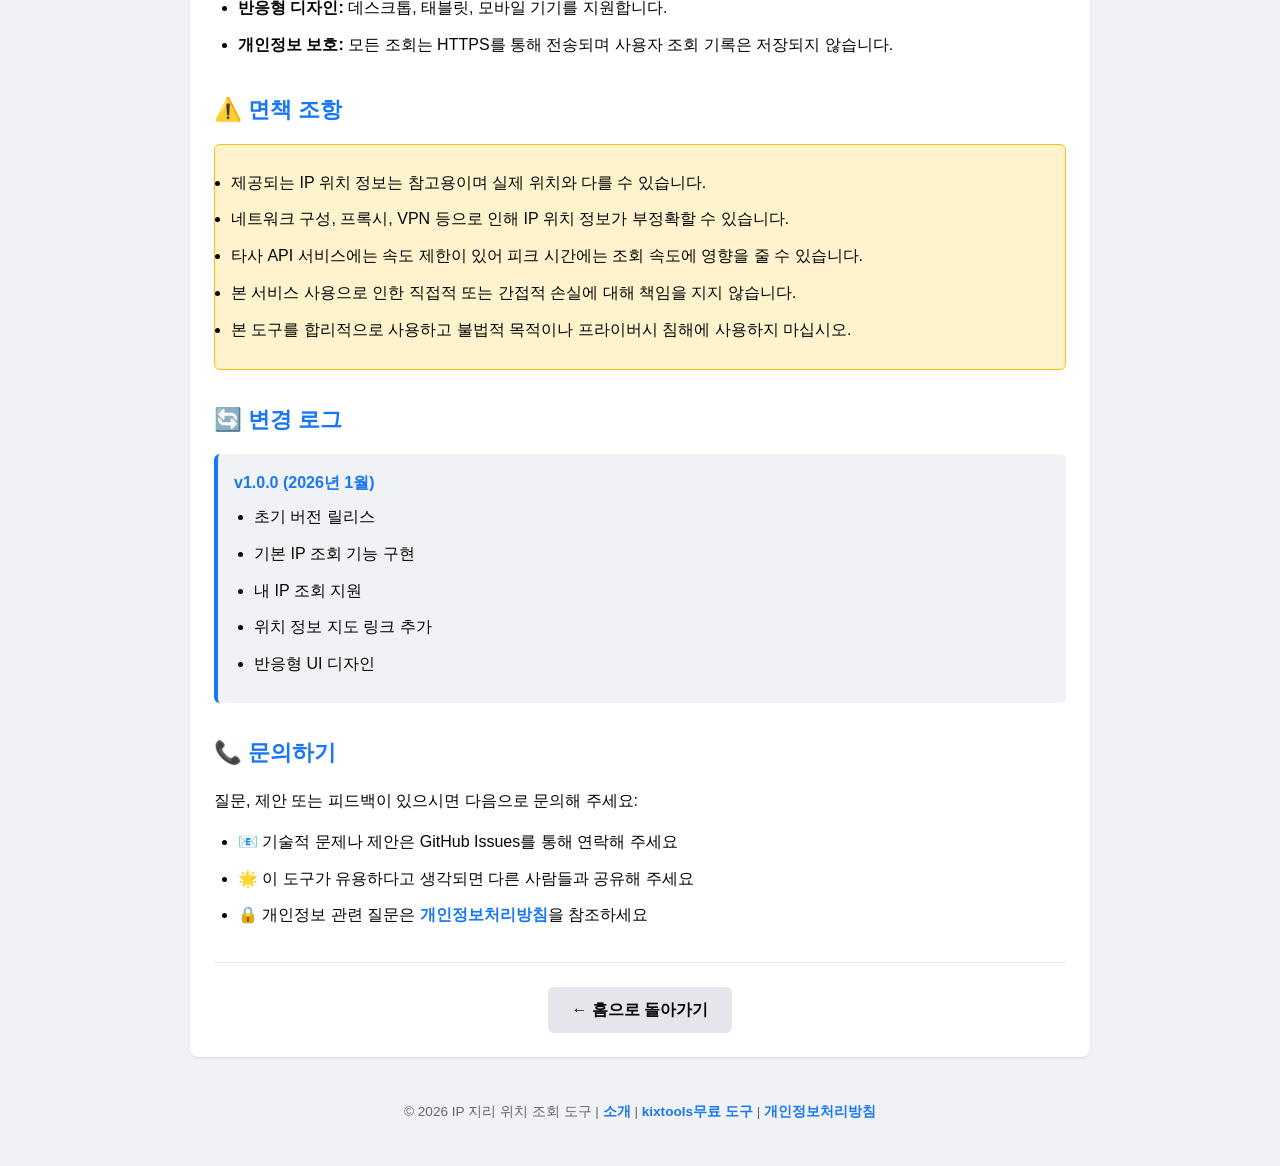
<file: about_ko.html>
<!DOCTYPE html>
<html lang="ko">
<head>
    <meta charset="UTF-8">
    <meta name="viewport" content="width=device-width, initial-scale=1.0">
    <title>소개 - IP 지리 위치 조회 도구</title>
    <meta name="description" content="무료 IP 지리 위치 조회 도구에 대해 알아보세요. 전 세계의 IP 주소 위치를 쉽게 확인할 수 있습니다.">
    <link rel="alternate" hreflang="zh" href="about.html">
    <link rel="alternate" hreflang="en" href="about_en.html">
    <link rel="alternate" hreflang="ja" href="about_ja.html">
    <link rel="alternate" hreflang="ko" href="about_ko.html">
    <link rel="alternate" hreflang="ru" href="about_ru.html">
    <link rel="stylesheet" href="css/style.css">
</head>
<body>
    <div class="container">
        <div class="lang-switcher">
            <span>🌐 Language:</span>
            <a href="about.html" hreflang="zh">中文</a>
            <a href="about_en.html" hreflang="en">English</a>
            <a href="about_ja.html" hreflang="ja">日本語</a>
            <a href="about_ko.html" class="active" hreflang="ko">한국어</a>
            <a href="about_ru.html" hreflang="ru">Русский</a>
        </div>



        <nav class="top-nav">
            <ul>
                <li><a href="index_ko.html">홈</a></li>
                <li><a href="about_ko.html" class="active">소개</a></li>
            </ul>
        </nav>

        <header>
            <h1>ℹ️ 소개</h1>
            <p class="subtitle">간단하고, 빠르며, 정확한 IP 조회 도구</p>
        </header>

        <div class="content-section">
            <div class="about-section">
                <h2>🌍 프로젝트 개요</h2>
                <p>IP 지리 위치 조회 도구는 모든 IP 주소의 상세한 위치 정보를 신속하게 조회할 수 있는 무료 온라인 서비스입니다. 네트워크 관리자, 개발자, 일반 사용자 등 누구나 IP 주소의 지리적 위치, ISP, 시간대 등의 정보에 쉽게 액세스할 수 있습니다.</p>
            </div>

            <div class="about-section">
                <h2>✨ 핵심 기능</h2>
                <div class="features-grid">
                    <div class="feature-item"><div class="feature-icon">🔍</div><h3>IP 주소 조회</h3><p>모든 IPv4 주소의 상세한 위치 정보를 조회할 수 있습니다.</p></div>
                    <div class="feature-item"><div class="feature-icon">📍</div><h3>내 IP 조회</h3><p>한 번의 클릭으로 현재 공인 IP 주소와 위치 정보를 확인합니다.</p></div>
                    <div class="feature-item"><div class="feature-icon">🗺️</div><h3>위치 정보 표시</h3><p>위도/경도 좌표와 지도 링크를 제공하여 직관적으로 위치를 확인합니다.</p></div>
                    <div class="feature-item"><div class="feature-icon">📡</div><h3>ISP 정보</h3><p>IP 주소의 ISP 및 조직 정보를 표시합니다.</p></div>
                    <div class="feature-item"><div class="feature-icon">⏰</div><h3>시간대 정보</h3><p>IP 주소 소재지의 시간대를 확인할 수 있습니다.</p></div>
                    <div class="feature-item"><div class="feature-icon">⚡</div><h3>빠른 응답</h3><p>효율적인 API 서비스를 사용하여 신속한 조회 결과를 보장합니다.</p></div>
                </div>
            </div>

            <div class="about-section">
                <h2>🎯 사용 사례</h2>
                <ul class="use-cases">
                    <li><strong>네트워크 보안:</strong> 의심스러운 IP 주소를 분석하고 잠재적인 위협을 식별합니다.</li>
                    <li><strong>웹사이트 분석:</strong> 방문자의 지리적 분포를 파악하여 콘텐츠를 최적화합니다.</li>
                    <li><strong>개발 테스트:</strong> 위치 관련 기능을 테스트하고 IP 정확도를 검증합니다.</li>
                    <li><strong>일상 사용:</strong> 자신의 공인 IP와 네트워크 연결 정보를 확인합니다.</li>
                    <li><strong>학습 연구:</strong> IP 주소 구조와 인터넷 지리에 대해 학습합니다.</li>
                </ul>
            </div>

            <div class="about-section">
                <h2>🛠️ 기술 세부 정보</h2>
                <p>본 도구는 다음 기술로 구축되었습니다:</p>
                <ul>
                    <li><strong>프론트엔드:</strong> HTML5, CSS3, 바닐라 JavaScript로 빠른 로딩과 부드러운 경험을 제공합니다.</li>
                    <li><strong>API 서비스:</strong> <a href="https://ipinfo.io" target="_blank" rel="noopener noreferrer">IPinfo.io</a>의 무료 API를 사용하여 IP 위치 데이터를 가져옵니다.</li>
                    <li><strong>반응형 디자인:</strong> 데스크톱, 태블릿, 모바일 기기를 지원합니다.</li>
                    <li><strong>개인정보 보호:</strong> 모든 조회는 HTTPS를 통해 전송되며 사용자 조회 기록은 저장되지 않습니다.</li>
                </ul>
            </div>

            <div class="about-section">
                <h2>⚠️ 면책 조항</h2>
                <div class="disclaimer">
                    <ul>
                        <li>제공되는 IP 위치 정보는 참고용이며 실제 위치와 다를 수 있습니다.</li>
                        <li>네트워크 구성, 프록시, VPN 등으로 인해 IP 위치 정보가 부정확할 수 있습니다.</li>
                        <li>타사 API 서비스에는 속도 제한이 있어 피크 시간에는 조회 속도에 영향을 줄 수 있습니다.</li>
                        <li>본 서비스 사용으로 인한 직접적 또는 간접적 손실에 대해 책임을 지지 않습니다.</li>
                        <li>본 도구를 합리적으로 사용하고 불법적 목적이나 프라이버시 침해에 사용하지 마십시오.</li>
                    </ul>
                </div>
            </div>

            <div class="about-section">
                <h2>🔄 변경 로그</h2>
                <div class="changelog">
                    <div class="changelog-item">
                        <h4>v1.0.0 (2026년 1월)</h4>
                        <ul>
                            <li>초기 버전 릴리스</li>
                            <li>기본 IP 조회 기능 구현</li>
                            <li>내 IP 조회 지원</li>
                            <li>위치 정보 지도 링크 추가</li>
                            <li>반응형 UI 디자인</li>
                        </ul>
                    </div>
                </div>
            </div>

            <div class="about-section">
                <h2>📞 문의하기</h2>
                <p>질문, 제안 또는 피드백이 있으시면 다음으로 문의해 주세요:</p>
                <ul>
                    <li>📧 기술적 문제나 제안은 GitHub Issues를 통해 연락해 주세요</li>
                    <li>🌟 이 도구가 유용하다고 생각되면 다른 사람들과 공유해 주세요</li>
                    <li>🔒 개인정보 관련 질문은 <a href="privacy_ko.html">개인정보처리방침</a>을 참조하세요</li>
                </ul>
            </div>

            <div class="back-link">
                <a href="index_ko.html">← 홈으로 돌아가기</a>
            </div>
        </div>

        <footer>
            <p>© 2026 IP 지리 위치 조회 도구 | <a href="about_ko.html">소개</a> | <a href="https://kixtools.com" target="_blank" rel="noopener noreferrer">kixtools무료 도구</a> | <a href="privacy_ko.html">개인정보처리방침</a></p>
        </footer>
    </div>

    <div id="cookieBanner" class="cookie-banner" style="display: none;">
        <p>
            <strong>쿠키 동의</strong> |
            당사는 귀하의 브라우징 경험을 개선하고, 사이트 트래픽을 분석하며, 맞춤형 광고를 제공하기 위해 쿠키 및 유사 기술을 사용합니다. 이 사이트를 계속 사용함으로써 귀하는 당사의
            <a href="privacy_ko.html" target="_blank">개인정보처리방침</a>에 동의하게 됩니다.
        </p>
        <button id="cookieAccept">동의</button>
    </div>

    <script src="js/app.js"></script>
</body>
</html>
</file>
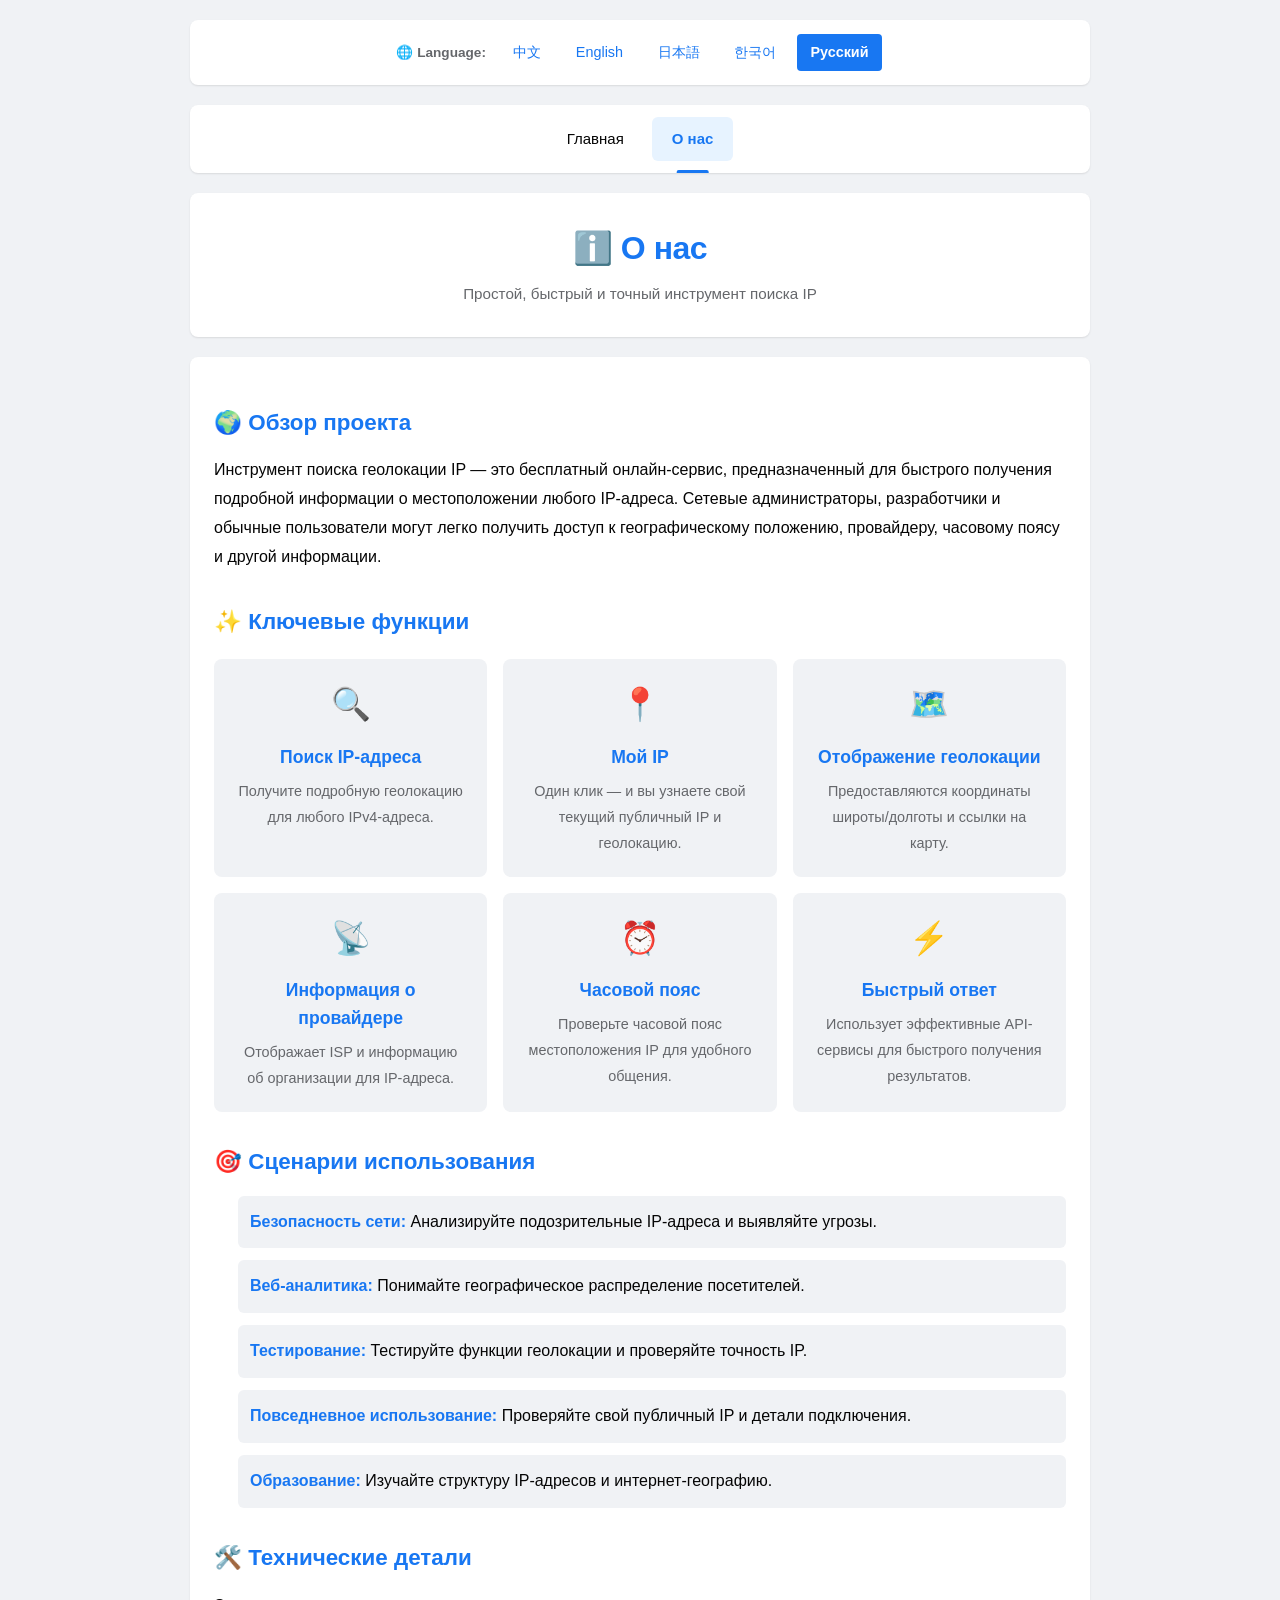
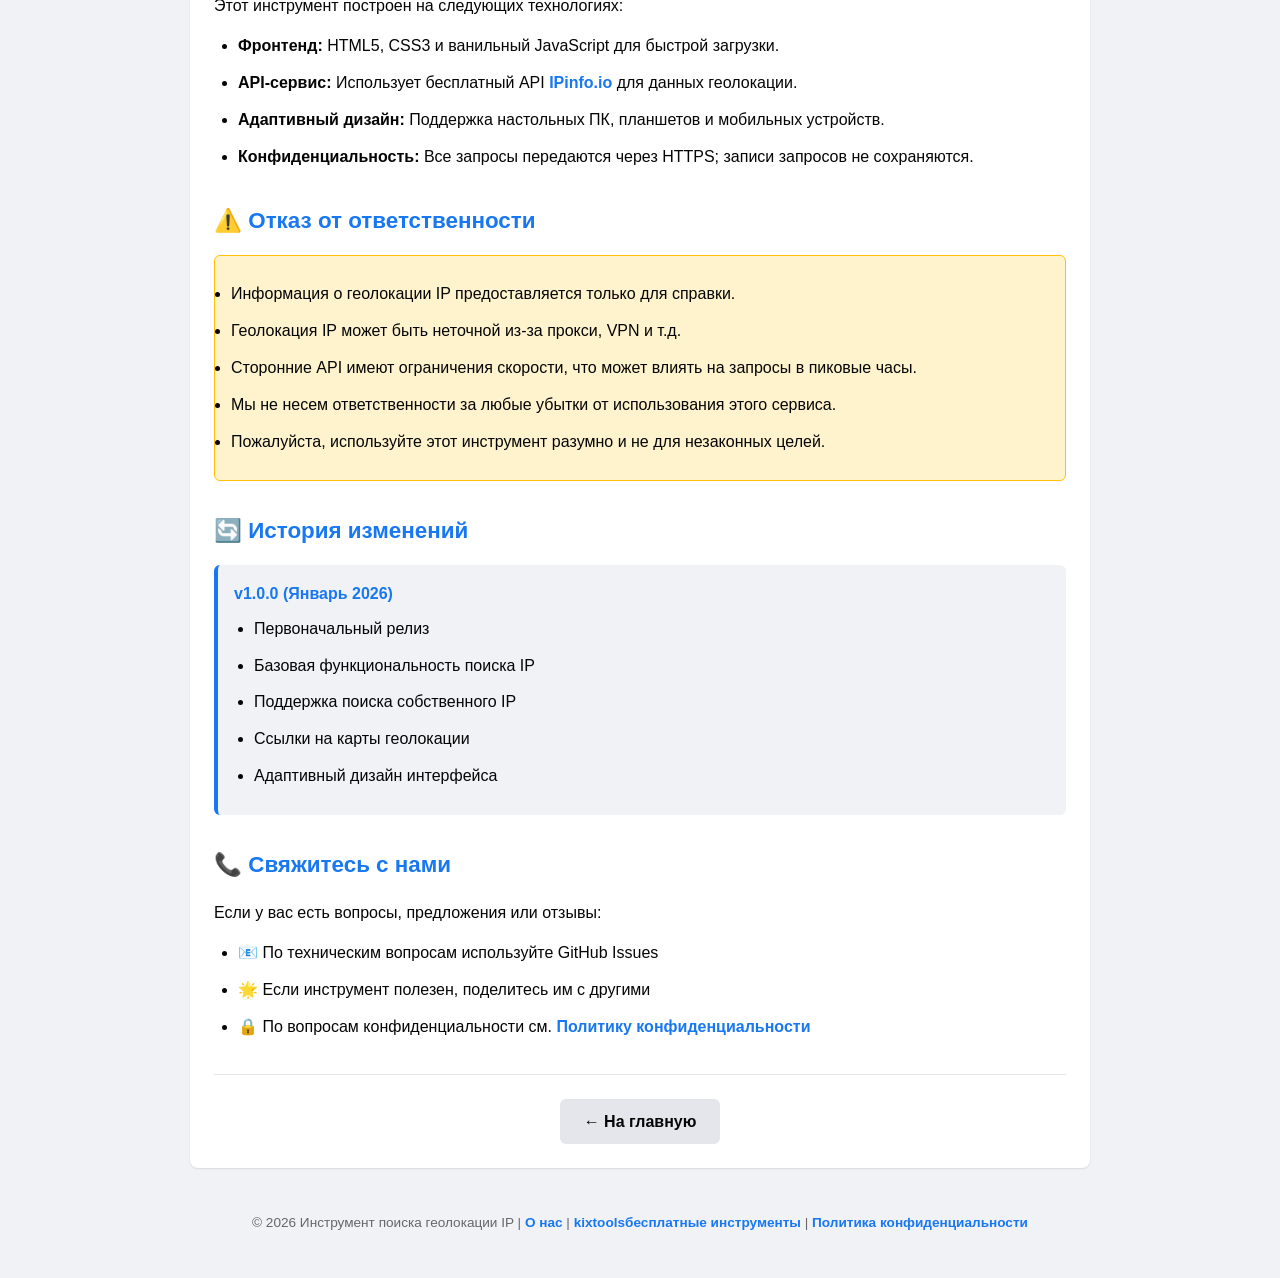
<file: about_ru.html>
<!DOCTYPE html>
<html lang="ru">
<head>
    <meta charset="UTF-8">
    <meta name="viewport" content="width=device-width, initial-scale=1.0">
    <title>О нас - Инструмент поиска геолокации IP</title>
    <meta name="description" content="Узнайте о нашем бесплатном инструменте геолокации IP. Легко проверяйте местоположение IP-адресов по всему миру.">
    <link rel="alternate" hreflang="zh" href="about.html">
    <link rel="alternate" hreflang="en" href="about_en.html">
    <link rel="alternate" hreflang="ja" href="about_ja.html">
    <link rel="alternate" hreflang="ko" href="about_ko.html">
    <link rel="alternate" hreflang="ru" href="about_ru.html">
    <link rel="stylesheet" href="css/style.css">
</head>
<body>
    <div class="container">
        <div class="lang-switcher">
            <span>🌐 Language:</span>
            <a href="about.html" hreflang="zh">中文</a>
            <a href="about_en.html" hreflang="en">English</a>
            <a href="about_ja.html" hreflang="ja">日本語</a>
            <a href="about_ko.html" hreflang="ko">한국어</a>
            <a href="about_ru.html" class="active" hreflang="ru">Русский</a>
        </div>



        <nav class="top-nav">
            <ul>
                <li><a href="index_ru.html">Главная</a></li>
                <li><a href="about_ru.html" class="active">О нас</a></li>
            </ul>
        </nav>

        <header>
            <h1>ℹ️ О нас</h1>
            <p class="subtitle">Простой, быстрый и точный инструмент поиска IP</p>
        </header>

        <div class="content-section">
            <div class="about-section">
                <h2>🌍 Обзор проекта</h2>
                <p>Инструмент поиска геолокации IP — это бесплатный онлайн-сервис, предназначенный для быстрого получения подробной информации о местоположении любого IP-адреса. Сетевые администраторы, разработчики и обычные пользователи могут легко получить доступ к географическому положению, провайдеру, часовому поясу и другой информации.</p>
            </div>

            <div class="about-section">
                <h2>✨ Ключевые функции</h2>
                <div class="features-grid">
                    <div class="feature-item"><div class="feature-icon">🔍</div><h3>Поиск IP-адреса</h3><p>Получите подробную геолокацию для любого IPv4-адреса.</p></div>
                    <div class="feature-item"><div class="feature-icon">📍</div><h3>Мой IP</h3><p>Один клик — и вы узнаете свой текущий публичный IP и геолокацию.</p></div>
                    <div class="feature-item"><div class="feature-icon">🗺️</div><h3>Отображение геолокации</h3><p>Предоставляются координаты широты/долготы и ссылки на карту.</p></div>
                    <div class="feature-item"><div class="feature-icon">📡</div><h3>Информация о провайдере</h3><p>Отображает ISP и информацию об организации для IP-адреса.</p></div>
                    <div class="feature-item"><div class="feature-icon">⏰</div><h3>Часовой пояс</h3><p>Проверьте часовой пояс местоположения IP для удобного общения.</p></div>
                    <div class="feature-item"><div class="feature-icon">⚡</div><h3>Быстрый ответ</h3><p>Использует эффективные API-сервисы для быстрого получения результатов.</p></div>
                </div>
            </div>

            <div class="about-section">
                <h2>🎯 Сценарии использования</h2>
                <ul class="use-cases">
                    <li><strong>Безопасность сети:</strong> Анализируйте подозрительные IP-адреса и выявляйте угрозы.</li>
                    <li><strong>Веб-аналитика:</strong> Понимайте географическое распределение посетителей.</li>
                    <li><strong>Тестирование:</strong> Тестируйте функции геолокации и проверяйте точность IP.</li>
                    <li><strong>Повседневное использование:</strong> Проверяйте свой публичный IP и детали подключения.</li>
                    <li><strong>Образование:</strong> Изучайте структуру IP-адресов и интернет-географию.</li>
                </ul>
            </div>

            <div class="about-section">
                <h2>🛠️ Технические детали</h2>
                <p>Этот инструмент построен на следующих технологиях:</p>
                <ul>
                    <li><strong>Фронтенд:</strong> HTML5, CSS3 и ванильный JavaScript для быстрой загрузки.</li>
                    <li><strong>API-сервис:</strong> Использует бесплатный API <a href="https://ipinfo.io" target="_blank" rel="noopener noreferrer">IPinfo.io</a> для данных геолокации.</li>
                    <li><strong>Адаптивный дизайн:</strong> Поддержка настольных ПК, планшетов и мобильных устройств.</li>
                    <li><strong>Конфиденциальность:</strong> Все запросы передаются через HTTPS; записи запросов не сохраняются.</li>
                </ul>
            </div>

            <div class="about-section">
                <h2>⚠️ Отказ от ответственности</h2>
                <div class="disclaimer">
                    <ul>
                        <li>Информация о геолокации IP предоставляется только для справки.</li>
                        <li>Геолокация IP может быть неточной из-за прокси, VPN и т.д.</li>
                        <li>Сторонние API имеют ограничения скорости, что может влиять на запросы в пиковые часы.</li>
                        <li>Мы не несем ответственности за любые убытки от использования этого сервиса.</li>
                        <li>Пожалуйста, используйте этот инструмент разумно и не для незаконных целей.</li>
                    </ul>
                </div>
            </div>

            <div class="about-section">
                <h2>🔄 История изменений</h2>
                <div class="changelog">
                    <div class="changelog-item">
                        <h4>v1.0.0 (Январь 2026)</h4>
                        <ul>
                            <li>Первоначальный релиз</li>
                            <li>Базовая функциональность поиска IP</li>
                            <li>Поддержка поиска собственного IP</li>
                            <li>Ссылки на карты геолокации</li>
                            <li>Адаптивный дизайн интерфейса</li>
                        </ul>
                    </div>
                </div>
            </div>

            <div class="about-section">
                <h2>📞 Свяжитесь с нами</h2>
                <p>Если у вас есть вопросы, предложения или отзывы:</p>
                <ul>
                    <li>📧 По техническим вопросам используйте GitHub Issues</li>
                    <li>🌟 Если инструмент полезен, поделитесь им с другими</li>
                    <li>🔒 По вопросам конфиденциальности см. <a href="privacy_ru.html">Политику конфиденциальности</a></li>
                </ul>
            </div>

            <div class="back-link">
                <a href="index_ru.html">← На главную</a>
            </div>
        </div>

        <footer>
            <p>© 2026 Инструмент поиска геолокации IP | <a href="about_ru.html">О нас</a> | <a href="https://kixtools.com" target="_blank" rel="noopener noreferrer">kixtoolsбесплатные инструменты</a> | <a href="privacy_ru.html">Политика конфиденциальности</a></p>
        </footer>
    </div>

    <div id="cookieBanner" class="cookie-banner" style="display: none;">
        <p>
            <strong>Согласие на использование Cookie</strong> |
            Мы используем файлы cookie и аналогичные технологии для улучшения вашего опыта просмотра, анализа трафика сайта и показа персонализированной рекламы. Продолжая использовать этот сайт, вы соглашаетесь с нашей
            <a href="privacy_ru.html" target="_blank">Политикой конфиденциальности</a>.
        </p>
        <button id="cookieAccept">Принять</button>
    </div>

    <script src="js/app.js"></script>
</body>
</html>
</file>
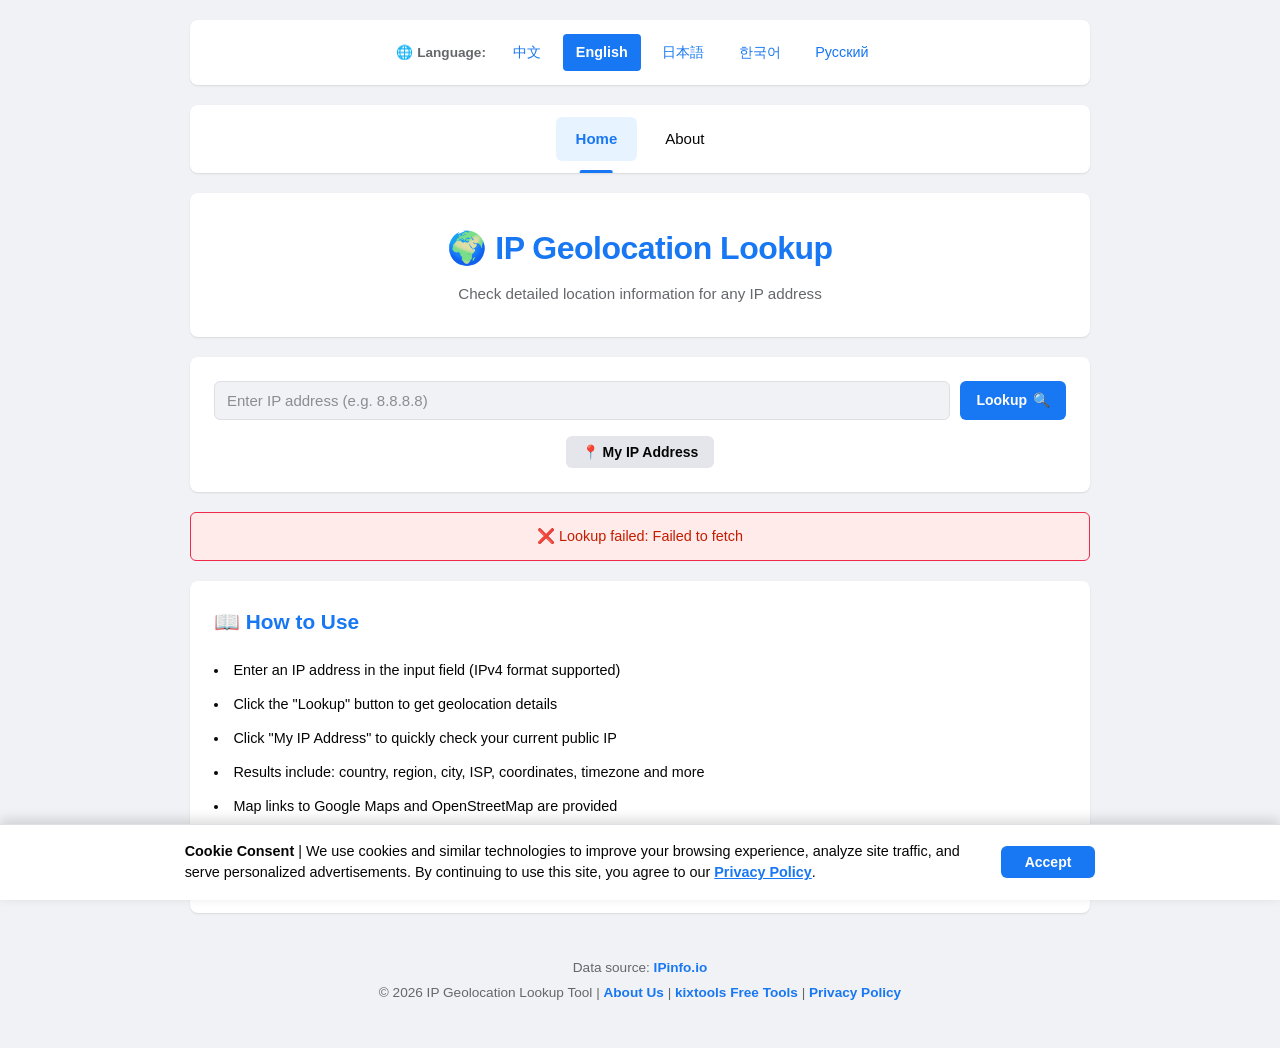
<file: index_en.html>
<!DOCTYPE html>
<html lang="en">
<head>
    <meta charset="UTF-8">
    <meta name="viewport" content="width=device-width, initial-scale=1.0">
    <title>IP Lookup Tool - Check IP Address Location Instantly</title>
    <meta name="description" content="Free online IP geolocation lookup tool. Find country, region, city, ISP and more for any IP address.">
    <meta name="keywords" content="IP lookup,IP location,IP address lookup,IP geolocation,find my IP">
    <link rel="alternate" hreflang="zh" href="index.html">
    <link rel="alternate" hreflang="en" href="index_en.html">
    <link rel="alternate" hreflang="ja" href="index_ja.html">
    <link rel="alternate" hreflang="ko" href="index_ko.html">
    <link rel="alternate" hreflang="ru" href="index_ru.html">
    <link rel="stylesheet" href="css/style.css">
</head>
<body>
    <div class="container">
        <div class="lang-switcher">
            <span>🌐 Language:</span>
            <a href="index.html" hreflang="zh">中文</a>
            <a href="index_en.html" class="active" hreflang="en">English</a>
            <a href="index_ja.html" hreflang="ja">日本語</a>
            <a href="index_ko.html" hreflang="ko">한국어</a>
            <a href="index_ru.html" hreflang="ru">Русский</a>
        </div>



        <nav class="top-nav">
            <ul>
                <li><a href="index_en.html" class="active">Home</a></li>
                <li><a href="about_en.html">About</a></li>
            </ul>
        </nav>

        <header>
            <h1>🌍 IP Geolocation Lookup</h1>
            <p class="subtitle">Check detailed location information for any IP address</p>
        </header>

        <div class="search-section">
            <div class="search-box">
                <input type="text" id="ipInput" placeholder="Enter IP address (e.g. 8.8.8.8)" autocomplete="off">
                <button id="searchBtn" onclick="queryIP()">
                    <span class="btn-text">Lookup</span>
                    <span class="btn-icon">🔍</span>
                </button>
            </div>
            <div class="quick-actions">
                <button class="btn-secondary" onclick="queryMyIP()">
                    <span>📍 My IP Address</span>
                </button>
            </div>
        </div>

        <div id="loading" class="loading" style="display: none;">
            <div class="spinner"></div>
            <p>Looking up IP information...</p>
        </div>

        <div id="error" class="error" style="display: none;"></div>

        <div id="ipInfo" class="ip-info" style="display: none;">
            <div class="info-header">
                <h2 id="ipAddress"></h2>
                <span id="ipType" class="ip-type"></span>
            </div>
            <div class="info-grid">
                <div class="info-item">
                    <span class="info-label">🌏 Country / Region</span>
                    <span class="info-value" id="country"></span>
                </div>
                <div class="info-item">
                    <span class="info-label">📍 Region / State</span>
                    <span class="info-value" id="region"></span>
                </div>
                <div class="info-item">
                    <span class="info-label">🏙️ City</span>
                    <span class="info-value" id="city"></span>
                </div>
                <div class="info-item">
                    <span class="info-label">📮 Postal Code</span>
                    <span class="info-value" id="zip"></span>
                </div>
                <div class="info-item">
                    <span class="info-label">🌐 ISP</span>
                    <span class="info-value" id="isp"></span>
                </div>
                <div class="info-item">
                    <span class="info-label">🏢 Organization</span>
                    <span class="info-value" id="org"></span>
                </div>
                <div class="info-item">
                    <span class="info-label">📡 Coordinates</span>
                    <span class="info-value" id="location"></span>
                </div>
                <div class="info-item">
                    <span class="info-label">⏰ Timezone</span>
                    <span class="info-value" id="timezone"></span>
                </div>
            </div>

            <div class="map-container">
                <h3>🗺️ Geolocation</h3>
                <div id="mapLink" class="map-link"></div>
            </div>
        </div>



        <div class="instructions">
            <h3>📖 How to Use</h3>
            <ul>
                <li>Enter an IP address in the input field (IPv4 format supported)</li>
                <li>Click the "Lookup" button to get geolocation details</li>
                <li>Click "My IP Address" to quickly check your current public IP</li>
                <li>Results include: country, region, city, ISP, coordinates, timezone and more</li>
                <li>Map links to Google Maps and OpenStreetMap are provided</li>
            </ul>
            <div class="api-notice">
                <strong>Note:</strong> This tool uses a free API service. Results are for reference only.
            </div>
        </div>

        <footer>
            <p>Data source: <a href="https://ipinfo.io" target="_blank" rel="noopener noreferrer">IPinfo.io</a></p>
            <p>© 2026 IP Geolocation Lookup Tool | <a href="about_en.html">About Us</a> | <a href="https://kixtools.com" target="_blank" rel="noopener noreferrer">kixtools Free Tools</a> | <a href="privacy_en.html">Privacy Policy</a></p>
        </footer>
    </div>

    <div id="cookieBanner" class="cookie-banner" style="display: none;">
        <p>
            <strong>Cookie Consent</strong> |
            We use cookies and similar technologies to improve your browsing experience, analyze site traffic, and serve personalized advertisements. By continuing to use this site, you agree to our
            <a href="privacy_en.html" target="_blank">Privacy Policy</a>.
        </p>
        <button id="cookieAccept">Accept</button>
    </div>

    <script src="js/app.js"></script>
</body>
</html>
</file>
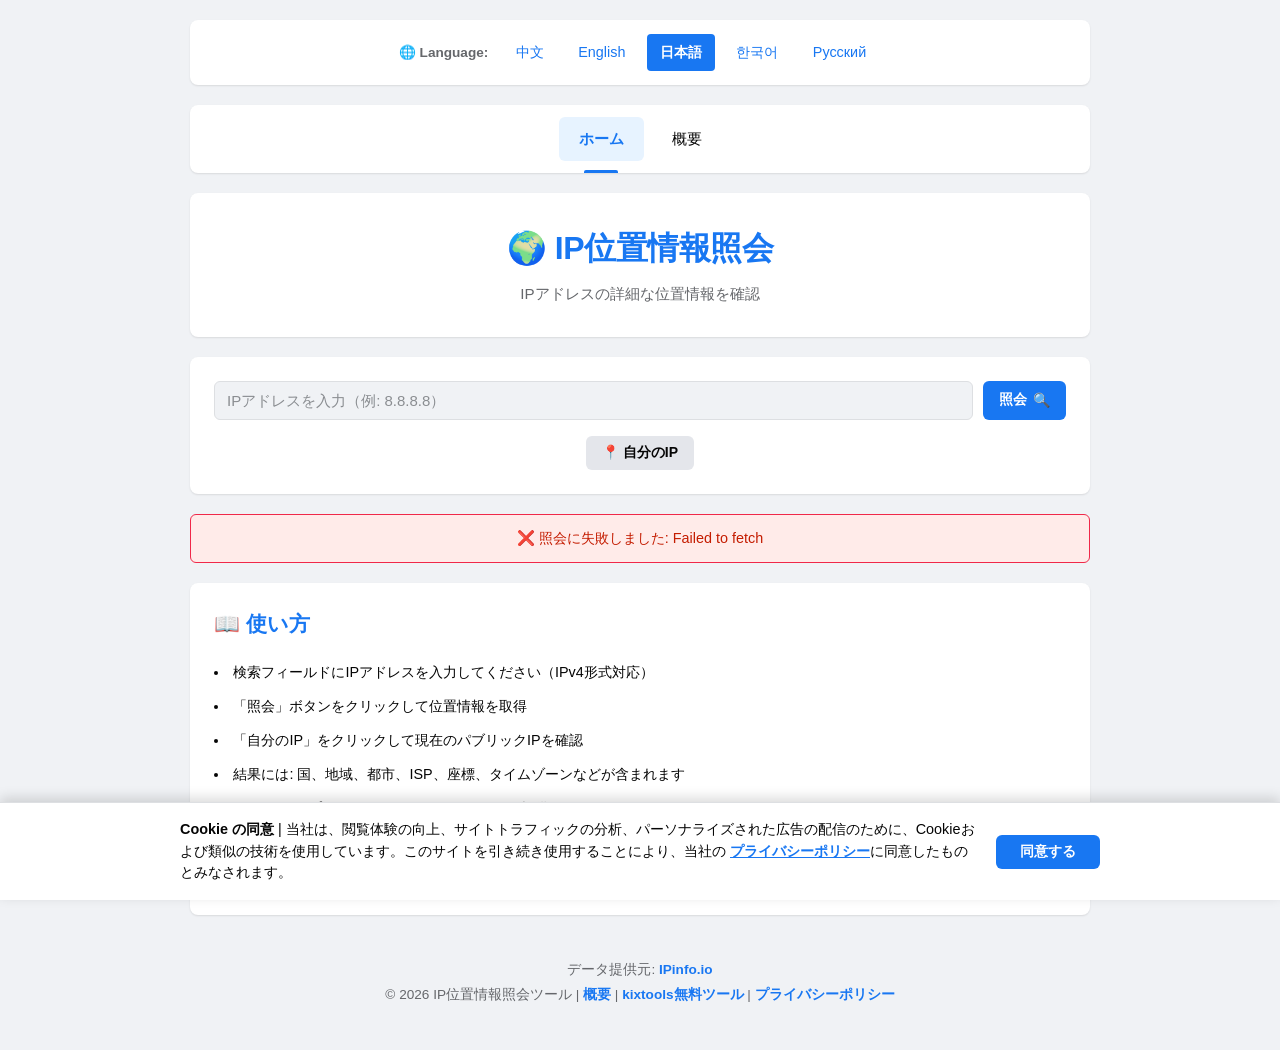
<file: index_ja.html>
<!DOCTYPE html>
<html lang="ja">
<head>
    <meta charset="UTF-8">
    <meta name="viewport" content="width=device-width, initial-scale=1.0">
    <title>IPアドレス照会ツール - IPの位置情報を即座に確認</title>
    <meta name="description" content="無料のオンラインIPジオロケーション照会ツール。任意のIPアドレスの国、地域、都市、ISPなどを検索できます。">
    <meta name="keywords" content="IP照会,IP位置情報,IPアドレス検索,IPジオロケーション,自分のIP">
    <link rel="alternate" hreflang="zh" href="index.html">
    <link rel="alternate" hreflang="en" href="index_en.html">
    <link rel="alternate" hreflang="ja" href="index_ja.html">
    <link rel="alternate" hreflang="ko" href="index_ko.html">
    <link rel="alternate" hreflang="ru" href="index_ru.html">
    <link rel="stylesheet" href="css/style.css">
</head>
<body>
    <div class="container">
        <div class="lang-switcher">
            <span>🌐 Language:</span>
            <a href="index.html" hreflang="zh">中文</a>
            <a href="index_en.html" hreflang="en">English</a>
            <a href="index_ja.html" class="active" hreflang="ja">日本語</a>
            <a href="index_ko.html" hreflang="ko">한국어</a>
            <a href="index_ru.html" hreflang="ru">Русский</a>
        </div>



        <nav class="top-nav">
            <ul>
                <li><a href="index_ja.html" class="active">ホーム</a></li>
                <li><a href="about_ja.html">概要</a></li>
            </ul>
        </nav>

        <header>
            <h1>🌍 IP位置情報照会</h1>
            <p class="subtitle">IPアドレスの詳細な位置情報を確認</p>
        </header>

        <div class="search-section">
            <div class="search-box">
                <input type="text" id="ipInput" placeholder="IPアドレスを入力（例: 8.8.8.8）" autocomplete="off">
                <button id="searchBtn" onclick="queryIP()">
                    <span class="btn-text">照会</span>
                    <span class="btn-icon">🔍</span>
                </button>
            </div>
            <div class="quick-actions">
                <button class="btn-secondary" onclick="queryMyIP()">
                    <span>📍 自分のIP</span>
                </button>
            </div>
        </div>

        <div id="loading" class="loading" style="display: none;">
            <div class="spinner"></div>
            <p>IP情報を照会中...</p>
        </div>

        <div id="error" class="error" style="display: none;"></div>

        <div id="ipInfo" class="ip-info" style="display: none;">
            <div class="info-header">
                <h2 id="ipAddress"></h2>
                <span id="ipType" class="ip-type"></span>
            </div>
            <div class="info-grid">
                <div class="info-item">
                    <span class="info-label">🌏 国 / 地域</span>
                    <span class="info-value" id="country"></span>
                </div>
                <div class="info-item">
                    <span class="info-label">📍 地域 / 州</span>
                    <span class="info-value" id="region"></span>
                </div>
                <div class="info-item">
                    <span class="info-label">🏙️ 都市</span>
                    <span class="info-value" id="city"></span>
                </div>
                <div class="info-item">
                    <span class="info-label">📮 郵便番号</span>
                    <span class="info-value" id="zip"></span>
                </div>
                <div class="info-item">
                    <span class="info-label">🌐 ISP</span>
                    <span class="info-value" id="isp"></span>
                </div>
                <div class="info-item">
                    <span class="info-label">🏢 組織</span>
                    <span class="info-value" id="org"></span>
                </div>
                <div class="info-item">
                    <span class="info-label">📡 座標</span>
                    <span class="info-value" id="location"></span>
                </div>
                <div class="info-item">
                    <span class="info-label">⏰ タイムゾーン</span>
                    <span class="info-value" id="timezone"></span>
                </div>
            </div>

            <div class="map-container">
                <h3>🗺️ 位置情報</h3>
                <div id="mapLink" class="map-link"></div>
            </div>
        </div>



        <div class="instructions">
            <h3>📖 使い方</h3>
            <ul>
                <li>検索フィールドにIPアドレスを入力してください（IPv4形式対応）</li>
                <li>「照会」ボタンをクリックして位置情報を取得</li>
                <li>「自分のIP」をクリックして現在のパブリックIPを確認</li>
                <li>結果には: 国、地域、都市、ISP、座標、タイムゾーンなどが含まれます</li>
                <li>GoogleマップとOpenStreetMapへのリンクを提供</li>
            </ul>
            <div class="api-notice">
                <strong>注意：</strong>このツールは無料APIサービスを使用しています。結果は参考用です。
            </div>
        </div>

        <footer>
            <p>データ提供元: <a href="https://ipinfo.io" target="_blank" rel="noopener noreferrer">IPinfo.io</a></p>
            <p>© 2026 IP位置情報照会ツール | <a href="about_ja.html">概要</a> | <a href="https://kixtools.com" target="_blank" rel="noopener noreferrer">kixtools無料ツール</a> | <a href="privacy_ja.html">プライバシーポリシー</a></p>
        </footer>
    </div>

    <div id="cookieBanner" class="cookie-banner" style="display: none;">
        <p>
            <strong>Cookie の同意</strong> |
            当社は、閲覧体験の向上、サイトトラフィックの分析、パーソナライズされた広告の配信のために、Cookieおよび類似の技術を使用しています。このサイトを引き続き使用することにより、当社の
            <a href="privacy_ja.html" target="_blank">プライバシーポリシー</a>に同意したものとみなされます。
        </p>
        <button id="cookieAccept">同意する</button>
    </div>

    <script src="js/app.js"></script>
</body>
</html>
</file>
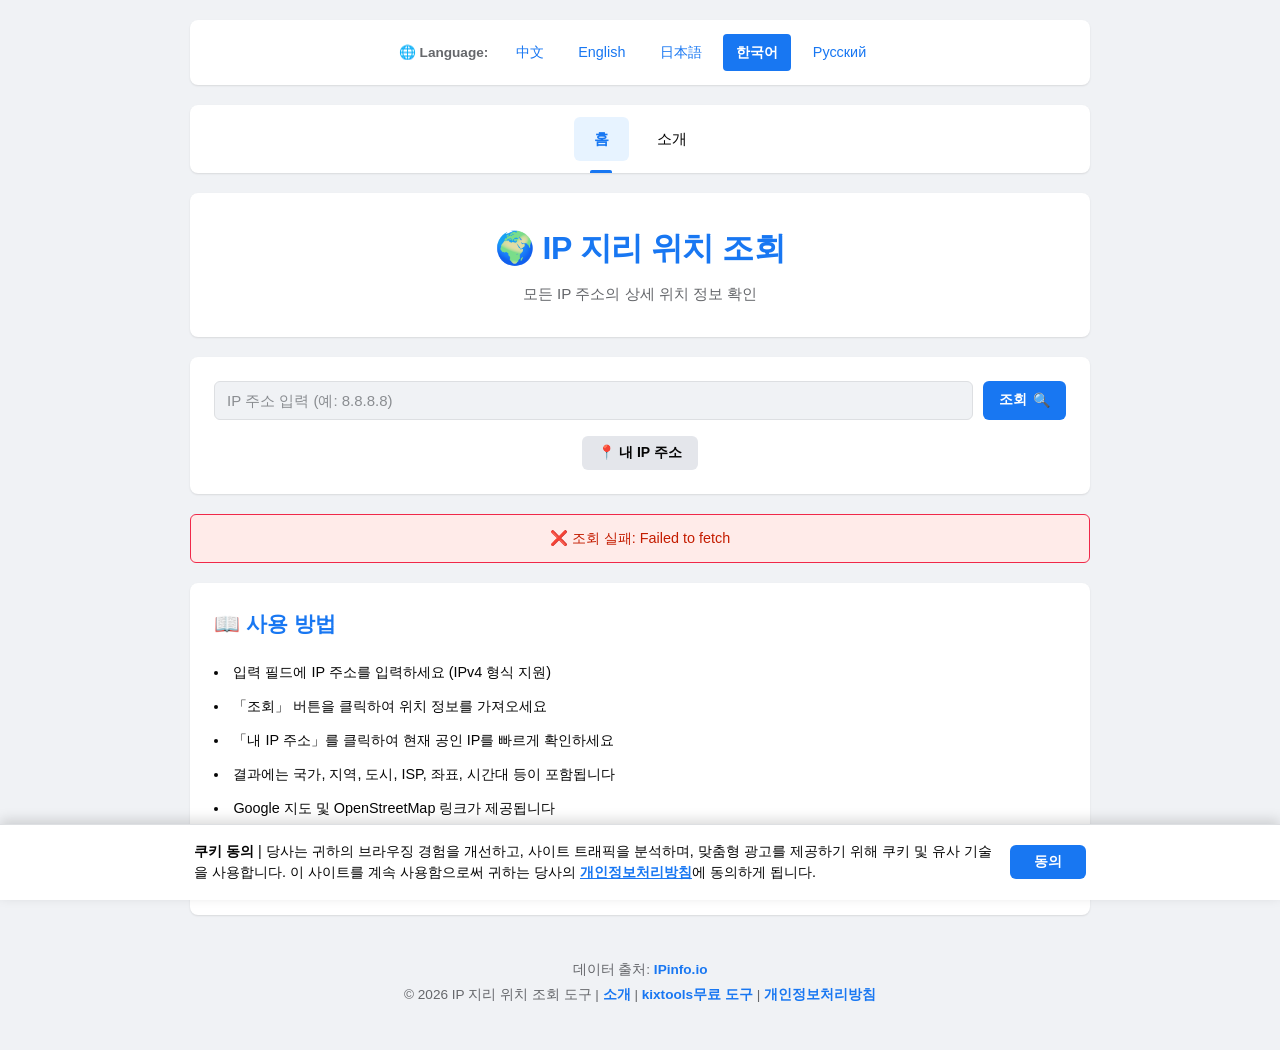
<file: index_ko.html>
<!DOCTYPE html>
<html lang="ko">
<head>
    <meta charset="UTF-8">
    <meta name="viewport" content="width=device-width, initial-scale=1.0">
    <title>IP 주소 조회 도구 - IP 위치 정보를 즉시 확인</title>
    <meta name="description" content="무료 온라인 IP 지리 위치 조회 도구. 모든 IP 주소의 국가, 지역, 도시, ISP 등을 찾아보세요.">
    <meta name="keywords" content="IP 조회,IP 위치,IP 주소 조회,IP 지리 위치,내 IP 확인">
    <link rel="alternate" hreflang="zh" href="index.html">
    <link rel="alternate" hreflang="en" href="index_en.html">
    <link rel="alternate" hreflang="ja" href="index_ja.html">
    <link rel="alternate" hreflang="ko" href="index_ko.html">
    <link rel="alternate" hreflang="ru" href="index_ru.html">
    <link rel="stylesheet" href="css/style.css">
</head>
<body>
    <div class="container">
        <div class="lang-switcher">
            <span>🌐 Language:</span>
            <a href="index.html" hreflang="zh">中文</a>
            <a href="index_en.html" hreflang="en">English</a>
            <a href="index_ja.html" hreflang="ja">日本語</a>
            <a href="index_ko.html" class="active" hreflang="ko">한국어</a>
            <a href="index_ru.html" hreflang="ru">Русский</a>
        </div>



        <nav class="top-nav">
            <ul>
                <li><a href="index_ko.html" class="active">홈</a></li>
                <li><a href="about_ko.html">소개</a></li>
            </ul>
        </nav>

        <header>
            <h1>🌍 IP 지리 위치 조회</h1>
            <p class="subtitle">모든 IP 주소의 상세 위치 정보 확인</p>
        </header>

        <div class="search-section">
            <div class="search-box">
                <input type="text" id="ipInput" placeholder="IP 주소 입력 (예: 8.8.8.8)" autocomplete="off">
                <button id="searchBtn" onclick="queryIP()">
                    <span class="btn-text">조회</span>
                    <span class="btn-icon">🔍</span>
                </button>
            </div>
            <div class="quick-actions">
                <button class="btn-secondary" onclick="queryMyIP()">
                    <span>📍 내 IP 주소</span>
                </button>
            </div>
        </div>

        <div id="loading" class="loading" style="display: none;">
            <div class="spinner"></div>
            <p>IP 정보 조회 중...</p>
        </div>

        <div id="error" class="error" style="display: none;"></div>

        <div id="ipInfo" class="ip-info" style="display: none;">
            <div class="info-header">
                <h2 id="ipAddress"></h2>
                <span id="ipType" class="ip-type"></span>
            </div>
            <div class="info-grid">
                <div class="info-item">
                    <span class="info-label">🌏 국가 / 지역</span>
                    <span class="info-value" id="country"></span>
                </div>
                <div class="info-item">
                    <span class="info-label">📍 지역 / 주</span>
                    <span class="info-value" id="region"></span>
                </div>
                <div class="info-item">
                    <span class="info-label">🏙️ 도시</span>
                    <span class="info-value" id="city"></span>
                </div>
                <div class="info-item">
                    <span class="info-label">📮 우편번호</span>
                    <span class="info-value" id="zip"></span>
                </div>
                <div class="info-item">
                    <span class="info-label">🌐 ISP</span>
                    <span class="info-value" id="isp"></span>
                </div>
                <div class="info-item">
                    <span class="info-label">🏢 조직</span>
                    <span class="info-value" id="org"></span>
                </div>
                <div class="info-item">
                    <span class="info-label">📡 좌표</span>
                    <span class="info-value" id="location"></span>
                </div>
                <div class="info-item">
                    <span class="info-label">⏰ 시간대</span>
                    <span class="info-value" id="timezone"></span>
                </div>
            </div>

            <div class="map-container">
                <h3>🗺️ 위치 정보</h3>
                <div id="mapLink" class="map-link"></div>
            </div>
        </div>



        <div class="instructions">
            <h3>📖 사용 방법</h3>
            <ul>
                <li>입력 필드에 IP 주소를 입력하세요 (IPv4 형식 지원)</li>
                <li>「조회」 버튼을 클릭하여 위치 정보를 가져오세요</li>
                <li>「내 IP 주소」를 클릭하여 현재 공인 IP를 빠르게 확인하세요</li>
                <li>결과에는 국가, 지역, 도시, ISP, 좌표, 시간대 등이 포함됩니다</li>
                <li>Google 지도 및 OpenStreetMap 링크가 제공됩니다</li>
            </ul>
            <div class="api-notice">
                <strong>참고:</strong> 이 도구는 무료 API 서비스를 사용합니다. 결과는 참고용입니다.
            </div>
        </div>

        <footer>
            <p>데이터 출처: <a href="https://ipinfo.io" target="_blank" rel="noopener noreferrer">IPinfo.io</a></p>
            <p>© 2026 IP 지리 위치 조회 도구 | <a href="about_ko.html">소개</a> | <a href="https://kixtools.com" target="_blank" rel="noopener noreferrer">kixtools무료 도구</a> | <a href="privacy_ko.html">개인정보처리방침</a></p>
        </footer>
    </div>

    <div id="cookieBanner" class="cookie-banner" style="display: none;">
        <p>
            <strong>쿠키 동의</strong> |
            당사는 귀하의 브라우징 경험을 개선하고, 사이트 트래픽을 분석하며, 맞춤형 광고를 제공하기 위해 쿠키 및 유사 기술을 사용합니다. 이 사이트를 계속 사용함으로써 귀하는 당사의
            <a href="privacy_ko.html" target="_blank">개인정보처리방침</a>에 동의하게 됩니다.
        </p>
        <button id="cookieAccept">동의</button>
    </div>

    <script src="js/app.js"></script>
</body>
</html>
</file>
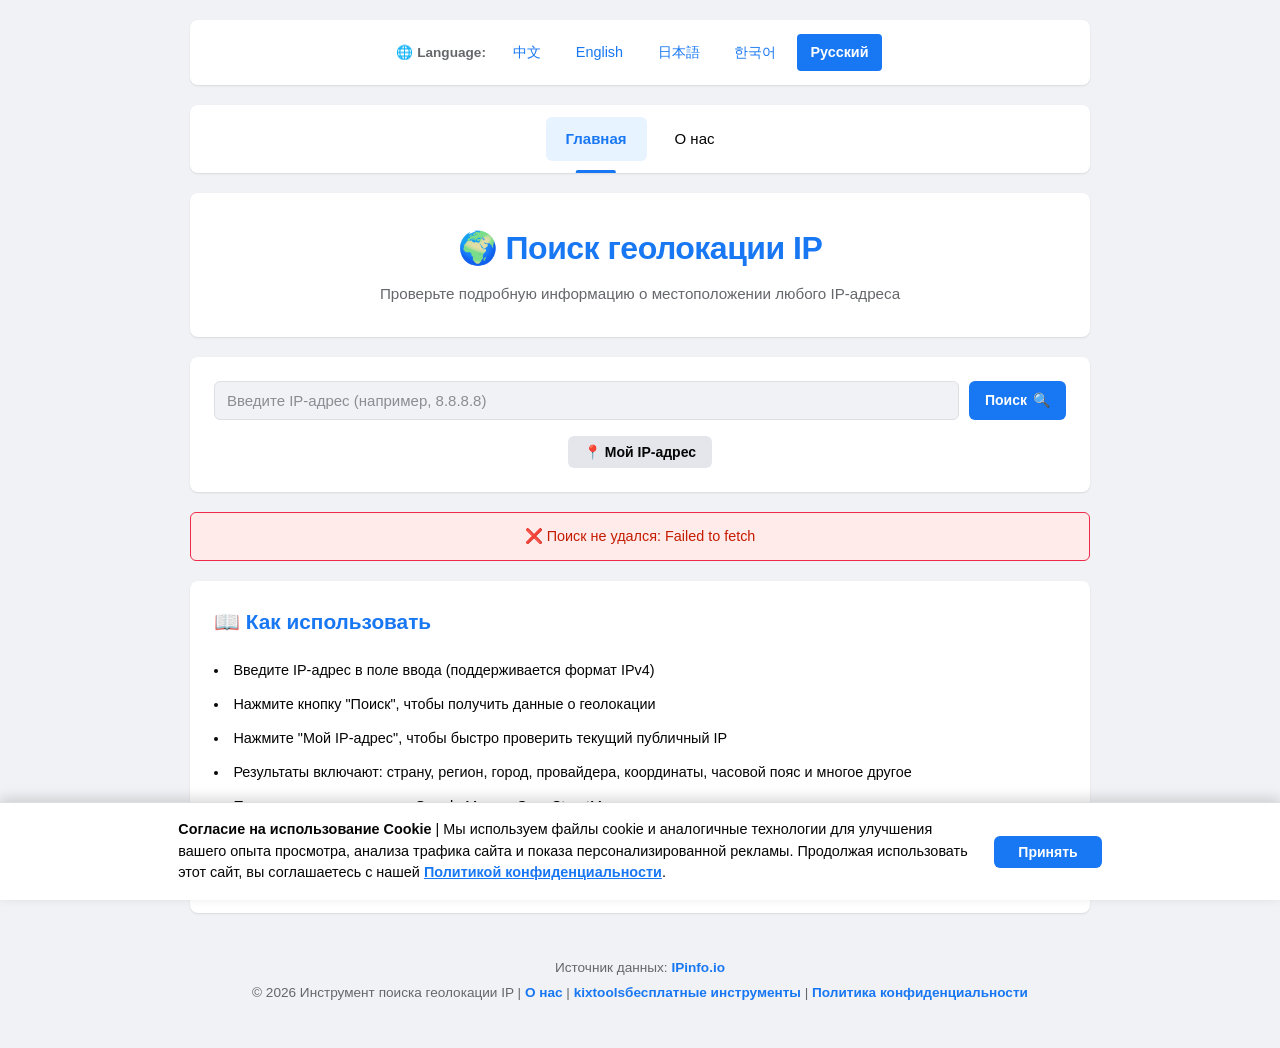
<file: index_ru.html>
<!DOCTYPE html>
<html lang="ru">
<head>
    <meta charset="UTF-8">
    <meta name="viewport" content="width=device-width, initial-scale=1.0">
    <title>Инструмент поиска IP - Проверка местоположения IP-адреса</title>
    <meta name="description" content="Бесплатный онлайн-инструмент геолокации IP. Найдите страну, регион, город, провайдера и многое другое для любого IP-адреса.">
    <meta name="keywords" content="поиск IP,геолокация IP,определение IP,местоположение IP,мой IP">
    <link rel="alternate" hreflang="zh" href="index.html">
    <link rel="alternate" hreflang="en" href="index_en.html">
    <link rel="alternate" hreflang="ja" href="index_ja.html">
    <link rel="alternate" hreflang="ko" href="index_ko.html">
    <link rel="alternate" hreflang="ru" href="index_ru.html">
    <link rel="stylesheet" href="css/style.css">
</head>
<body>
    <div class="container">
        <div class="lang-switcher">
            <span>🌐 Language:</span>
            <a href="index.html" hreflang="zh">中文</a>
            <a href="index_en.html" hreflang="en">English</a>
            <a href="index_ja.html" hreflang="ja">日本語</a>
            <a href="index_ko.html" hreflang="ko">한국어</a>
            <a href="index_ru.html" class="active" hreflang="ru">Русский</a>
        </div>



        <nav class="top-nav">
            <ul>
                <li><a href="index_ru.html" class="active">Главная</a></li>
                <li><a href="about_ru.html">О нас</a></li>
            </ul>
        </nav>

        <header>
            <h1>🌍 Поиск геолокации IP</h1>
            <p class="subtitle">Проверьте подробную информацию о местоположении любого IP-адреса</p>
        </header>

        <div class="search-section">
            <div class="search-box">
                <input type="text" id="ipInput" placeholder="Введите IP-адрес (например, 8.8.8.8)" autocomplete="off">
                <button id="searchBtn" onclick="queryIP()">
                    <span class="btn-text">Поиск</span>
                    <span class="btn-icon">🔍</span>
                </button>
            </div>
            <div class="quick-actions">
                <button class="btn-secondary" onclick="queryMyIP()">
                    <span>📍 Мой IP-адрес</span>
                </button>
            </div>
        </div>

        <div id="loading" class="loading" style="display: none;">
            <div class="spinner"></div>
            <p>Поиск информации об IP...</p>
        </div>

        <div id="error" class="error" style="display: none;"></div>

        <div id="ipInfo" class="ip-info" style="display: none;">
            <div class="info-header">
                <h2 id="ipAddress"></h2>
                <span id="ipType" class="ip-type"></span>
            </div>
            <div class="info-grid">
                <div class="info-item">
                    <span class="info-label">🌏 Страна / Регион</span>
                    <span class="info-value" id="country"></span>
                </div>
                <div class="info-item">
                    <span class="info-label">📍 Регион / Штат</span>
                    <span class="info-value" id="region"></span>
                </div>
                <div class="info-item">
                    <span class="info-label">🏙️ Город</span>
                    <span class="info-value" id="city"></span>
                </div>
                <div class="info-item">
                    <span class="info-label">📮 Почтовый индекс</span>
                    <span class="info-value" id="zip"></span>
                </div>
                <div class="info-item">
                    <span class="info-label">🌐 ISP</span>
                    <span class="info-value" id="isp"></span>
                </div>
                <div class="info-item">
                    <span class="info-label">🏢 Организация</span>
                    <span class="info-value" id="org"></span>
                </div>
                <div class="info-item">
                    <span class="info-label">📡 Координаты</span>
                    <span class="info-value" id="location"></span>
                </div>
                <div class="info-item">
                    <span class="info-label">⏰ Часовой пояс</span>
                    <span class="info-value" id="timezone"></span>
                </div>
            </div>

            <div class="map-container">
                <h3>🗺️ Геолокация</h3>
                <div id="mapLink" class="map-link"></div>
            </div>
        </div>



        <div class="instructions">
            <h3>📖 Как использовать</h3>
            <ul>
                <li>Введите IP-адрес в поле ввода (поддерживается формат IPv4)</li>
                <li>Нажмите кнопку "Поиск", чтобы получить данные о геолокации</li>
                <li>Нажмите "Мой IP-адрес", чтобы быстро проверить текущий публичный IP</li>
                <li>Результаты включают: страну, регион, город, провайдера, координаты, часовой пояс и многое другое</li>
                <li>Предоставлены ссылки на Google Maps и OpenStreetMap</li>
            </ul>
            <div class="api-notice">
                <strong>Примечание:</strong> Этот инструмент использует бесплатный API-сервис. Результаты предназначены только для справки.
            </div>
        </div>

        <footer>
            <p>Источник данных: <a href="https://ipinfo.io" target="_blank" rel="noopener noreferrer">IPinfo.io</a></p>
            <p>© 2026 Инструмент поиска геолокации IP | <a href="about_ru.html">О нас</a> | <a href="https://kixtools.com" target="_blank" rel="noopener noreferrer">kixtoolsбесплатные инструменты</a> | <a href="privacy_ru.html">Политика конфиденциальности</a></p>
        </footer>
    </div>

    <div id="cookieBanner" class="cookie-banner" style="display: none;">
        <p>
            <strong>Согласие на использование Cookie</strong> |
            Мы используем файлы cookie и аналогичные технологии для улучшения вашего опыта просмотра, анализа трафика сайта и показа персонализированной рекламы. Продолжая использовать этот сайт, вы соглашаетесь с нашей
            <a href="privacy_ru.html" target="_blank">Политикой конфиденциальности</a>.
        </p>
        <button id="cookieAccept">Принять</button>
    </div>

    <script src="js/app.js"></script>
</body>
</html>
</file>
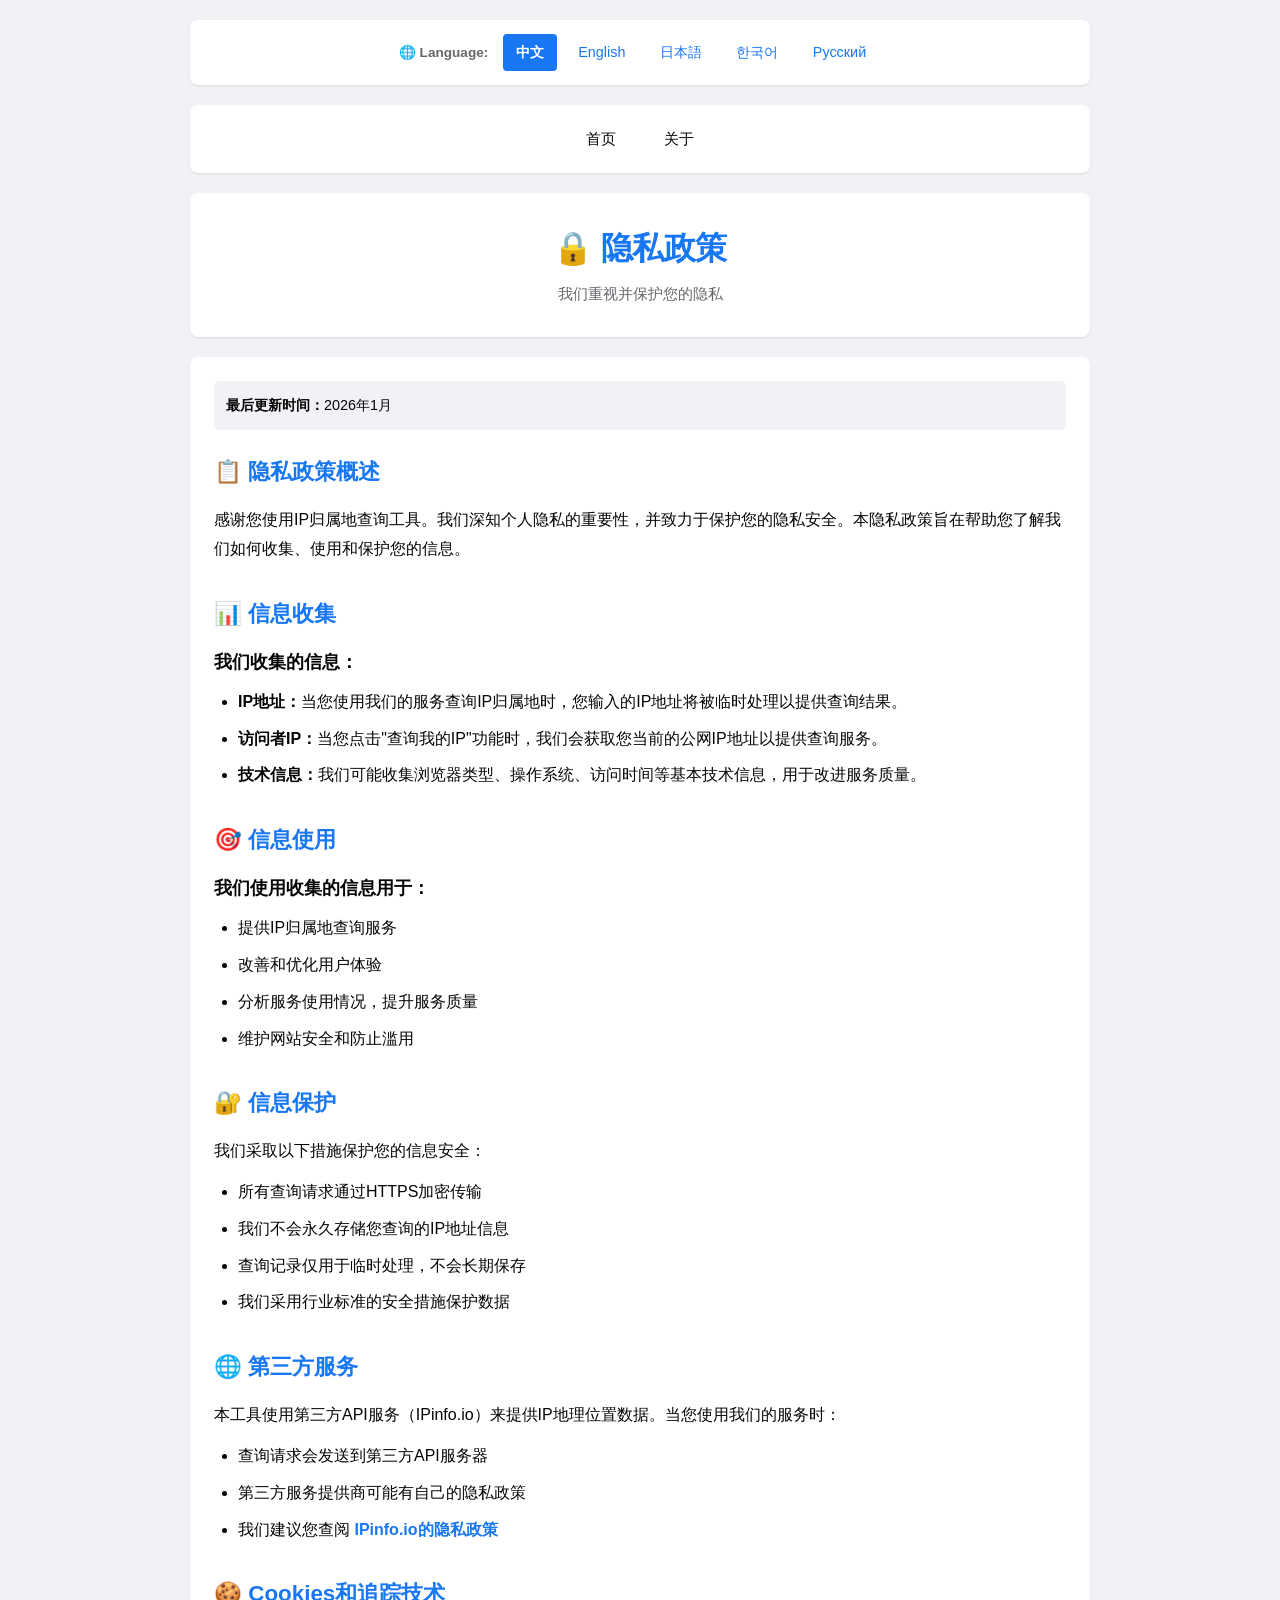
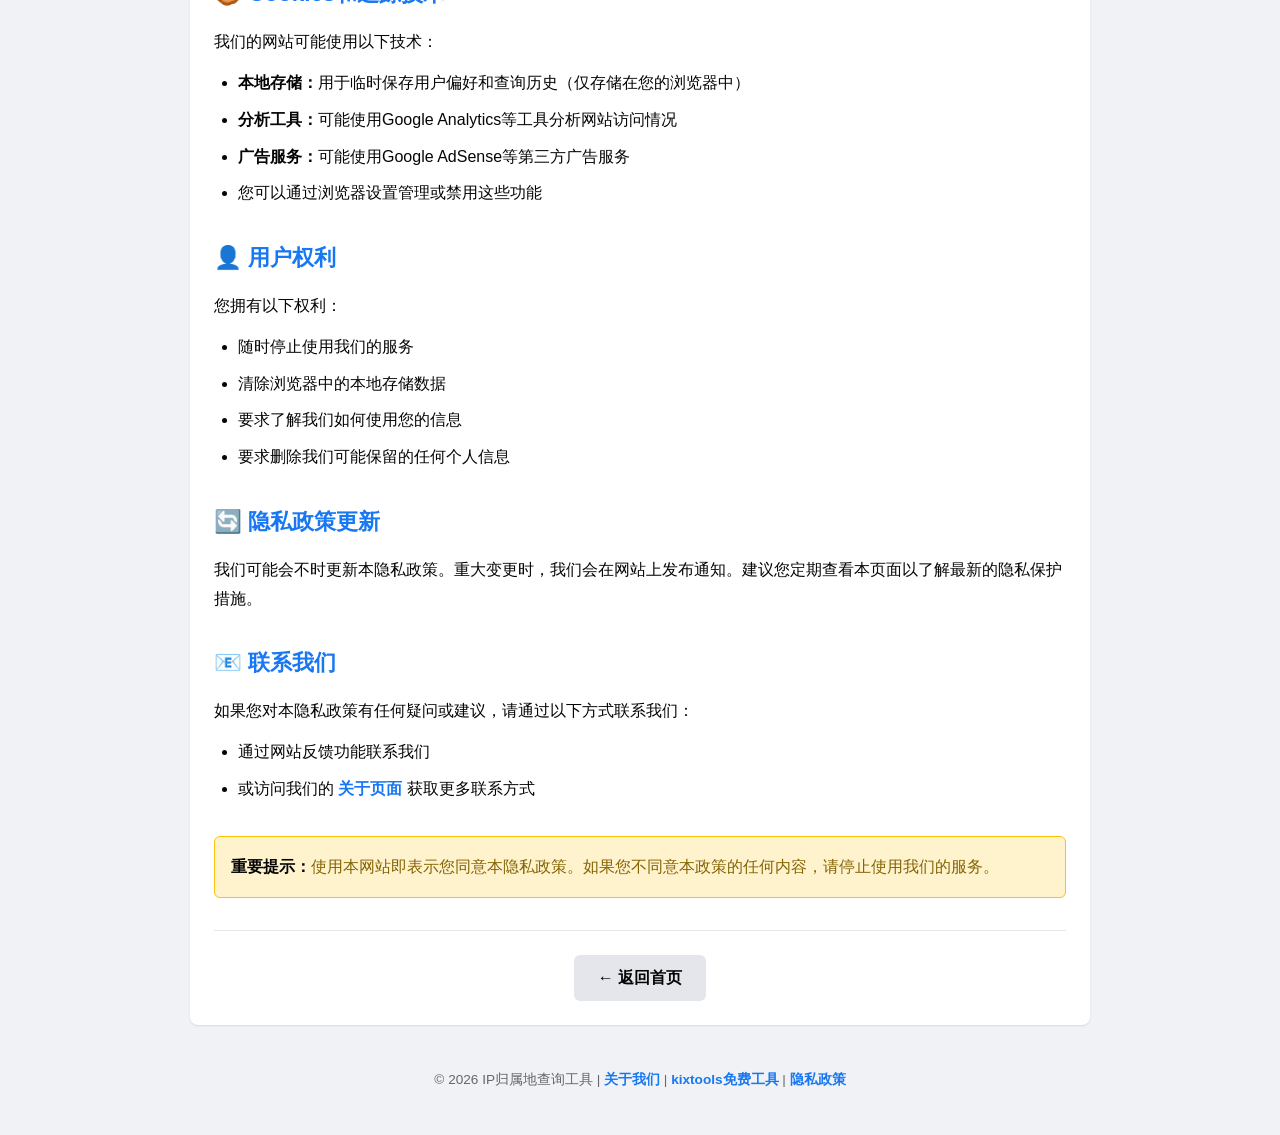
<file: privacy.html>
<!DOCTYPE html>
<html lang="zh">
<head>
    <meta charset="UTF-8">
    <meta name="viewport" content="width=device-width, initial-scale=1.0">
    <title>隐私政策 - IP归属地查询工具</title>
    <meta name="description" content="IP归属地查询工具的隐私政策，了解我们如何保护您的隐私和数据安全。">
    <link rel="alternate" hreflang="zh" href="privacy.html">
    <link rel="alternate" hreflang="en" href="privacy_en.html">
    <link rel="alternate" hreflang="ja" href="privacy_ja.html">
    <link rel="alternate" hreflang="ko" href="privacy_ko.html">
    <link rel="alternate" hreflang="ru" href="privacy_ru.html">
    <link rel="stylesheet" href="css/style.css">
</head>
<body>
    <div class="container">
        <div class="lang-switcher">
            <span>🌐 Language:</span>
            <a href="privacy.html" class="active" hreflang="zh">中文</a>
            <a href="privacy_en.html" hreflang="en">English</a>
            <a href="privacy_ja.html" hreflang="ja">日本語</a>
            <a href="privacy_ko.html" hreflang="ko">한국어</a>
            <a href="privacy_ru.html" hreflang="ru">Русский</a>
        </div>



        <nav class="top-nav">
            <ul>
                <li><a href="index.html">首页</a></li>
                <li><a href="about.html">关于</a></li>
            </ul>
        </nav>

        <header>
            <h1>🔒 隐私政策</h1>
            <p class="subtitle">我们重视并保护您的隐私</p>
        </header>

        <div class="content-section">
            <p class="last-updated"><strong>最后更新时间：</strong>2026年1月</p>

            <div class="policy-section">
                <h2>📋 隐私政策概述</h2>
                <p>感谢您使用IP归属地查询工具。我们深知个人隐私的重要性，并致力于保护您的隐私安全。本隐私政策旨在帮助您了解我们如何收集、使用和保护您的信息。</p>
            </div>

            <div class="policy-section">
                <h2>📊 信息收集</h2>
                <h3>我们收集的信息：</h3>
                <ul>
                    <li><strong>IP地址：</strong>当您使用我们的服务查询IP归属地时，您输入的IP地址将被临时处理以提供查询结果。</li>
                    <li><strong>访问者IP：</strong>当您点击"查询我的IP"功能时，我们会获取您当前的公网IP地址以提供查询服务。</li>
                    <li><strong>技术信息：</strong>我们可能收集浏览器类型、操作系统、访问时间等基本技术信息，用于改进服务质量。</li>
                </ul>
            </div>

            <div class="policy-section">
                <h2>🎯 信息使用</h2>
                <h3>我们使用收集的信息用于：</h3>
                <ul>
                    <li>提供IP归属地查询服务</li>
                    <li>改善和优化用户体验</li>
                    <li>分析服务使用情况，提升服务质量</li>
                    <li>维护网站安全和防止滥用</li>
                </ul>
            </div>

            <div class="policy-section">
                <h2>🔐 信息保护</h2>
                <p>我们采取以下措施保护您的信息安全：</p>
                <ul>
                    <li>所有查询请求通过HTTPS加密传输</li>
                    <li>我们不会永久存储您查询的IP地址信息</li>
                    <li>查询记录仅用于临时处理，不会长期保存</li>
                    <li>我们采用行业标准的安全措施保护数据</li>
                </ul>
            </div>

            <div class="policy-section">
                <h2>🌐 第三方服务</h2>
                <p>本工具使用第三方API服务（IPinfo.io）来提供IP地理位置数据。当您使用我们的服务时：</p>
                <ul>
                    <li>查询请求会发送到第三方API服务器</li>
                    <li>第三方服务提供商可能有自己的隐私政策</li>
                    <li>我们建议您查阅 <a href="https://ipinfo.io/privacy-policy" target="_blank" rel="noopener noreferrer">IPinfo.io的隐私政策</a></li>
                </ul>
            </div>

            <div class="policy-section">
                <h2>🍪 Cookies和追踪技术</h2>
                <p>我们的网站可能使用以下技术：</p>
                <ul>
                    <li><strong>本地存储：</strong>用于临时保存用户偏好和查询历史（仅存储在您的浏览器中）</li>
                    <li><strong>分析工具：</strong>可能使用Google Analytics等工具分析网站访问情况</li>
                    <li><strong>广告服务：</strong>可能使用Google AdSense等第三方广告服务</li>
                    <li>您可以通过浏览器设置管理或禁用这些功能</li>
                </ul>
            </div>

            <div class="policy-section">
                <h2>👤 用户权利</h2>
                <p>您拥有以下权利：</p>
                <ul>
                    <li>随时停止使用我们的服务</li>
                    <li>清除浏览器中的本地存储数据</li>
                    <li>要求了解我们如何使用您的信息</li>
                    <li>要求删除我们可能保留的任何个人信息</li>
                </ul>
            </div>

            <div class="policy-section">
                <h2>🔄 隐私政策更新</h2>
                <p>我们可能会不时更新本隐私政策。重大变更时，我们会在网站上发布通知。建议您定期查看本页面以了解最新的隐私保护措施。</p>
            </div>

            <div class="policy-section">
                <h2>📧 联系我们</h2>
                <p>如果您对本隐私政策有任何疑问或建议，请通过以下方式联系我们：</p>
                <ul>
                    <li>通过网站反馈功能联系我们</li>
                    <li>或访问我们的 <a href="about.html">关于页面</a> 获取更多联系方式</li>
                </ul>
            </div>

            <div class="policy-notice">
                <p><strong>重要提示：</strong>使用本网站即表示您同意本隐私政策。如果您不同意本政策的任何内容，请停止使用我们的服务。</p>
            </div>

            <div class="back-link">
                <a href="index.html">← 返回首页</a>
            </div>
        </div>

        <footer>
            <p>© 2026 IP归属地查询工具 | <a href="about.html">关于我们</a> | <a href="https://kixtools.com" target="_blank" rel="noopener noreferrer">kixtools免费工具</a> | <a href="privacy.html">隐私政策</a></p>
        </footer>
    </div>

    <div id="cookieBanner" class="cookie-banner" style="display: none;">
        <p>
            <strong>Cookie 使用声明</strong> |
            我们使用 Cookie 和类似技术来改善您的浏览体验、分析网站流量并投放个性化广告。继续使用本网站即表示您同意我们的
            <a href="privacy.html" target="_blank">隐私政策</a>。
        </p>
        <button id="cookieAccept">同意</button>
    </div>

    <script src="js/app.js"></script>
</body>
</html>
</file>
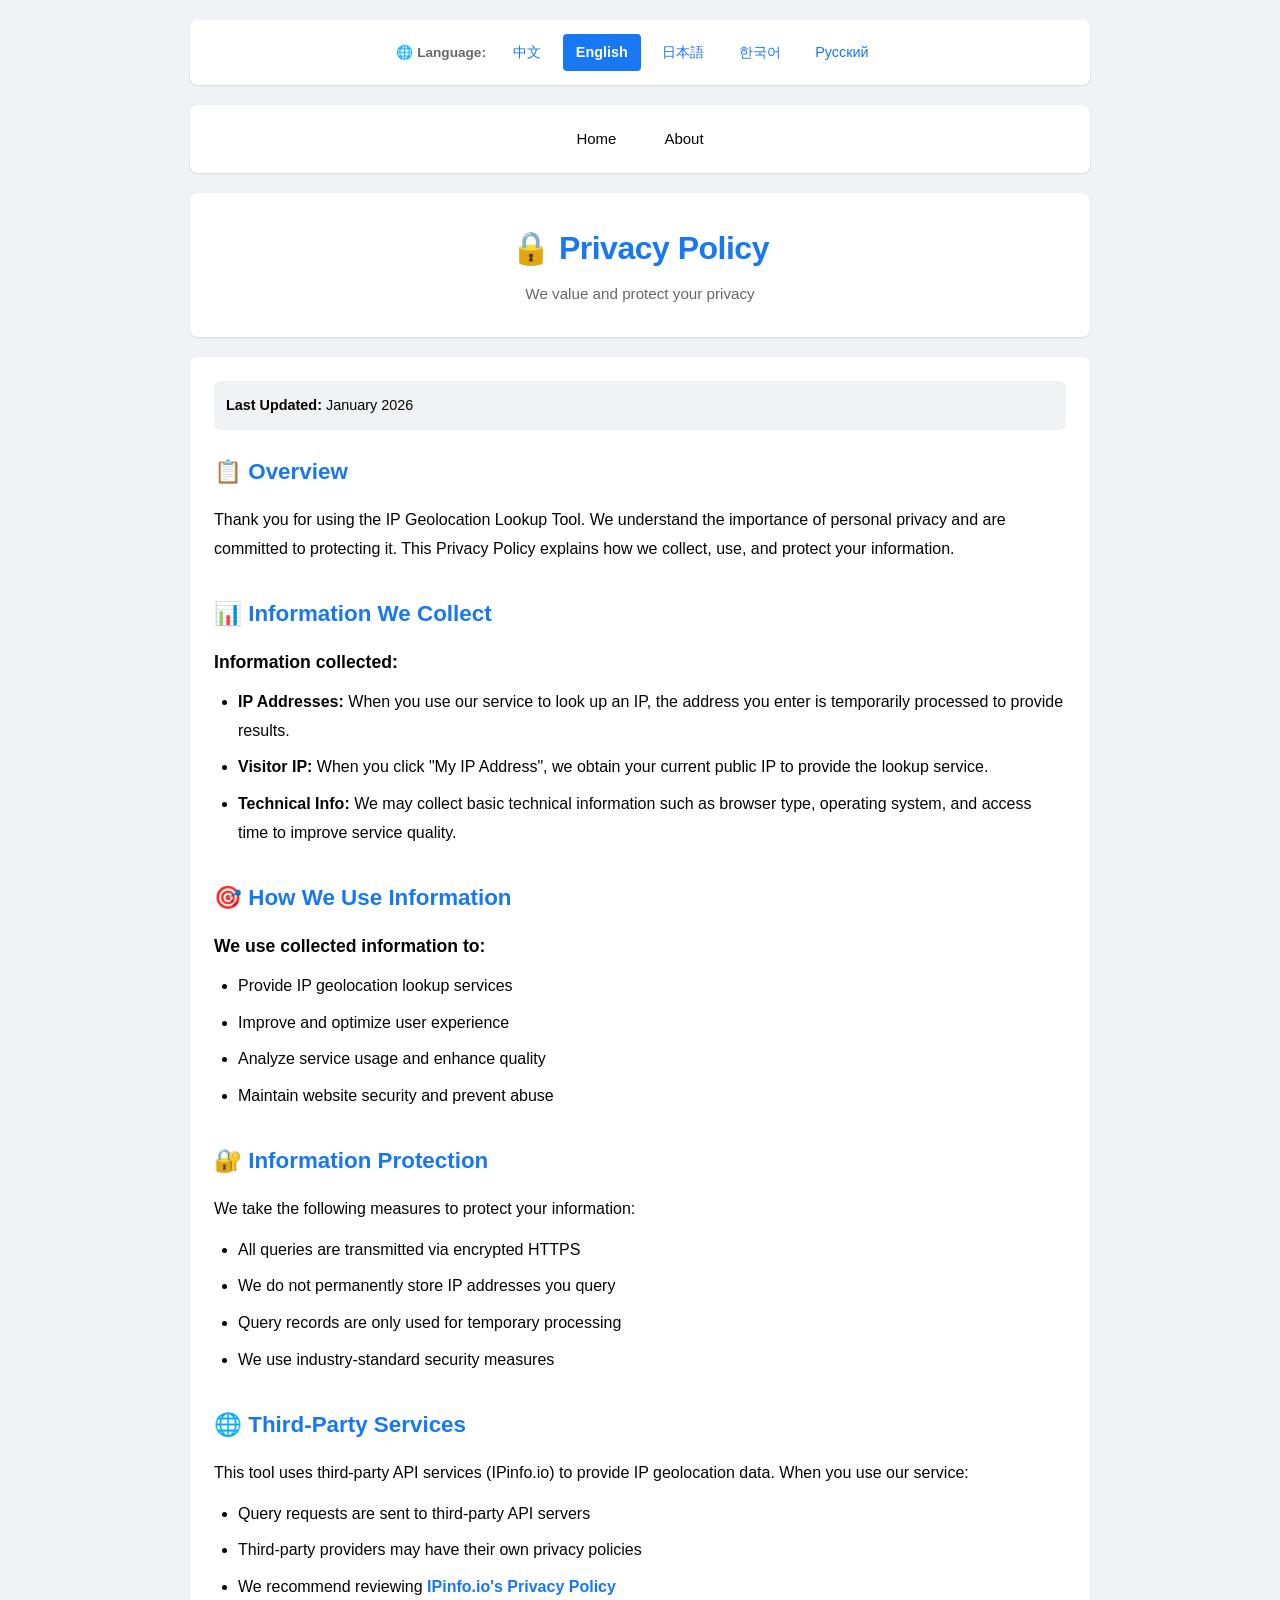
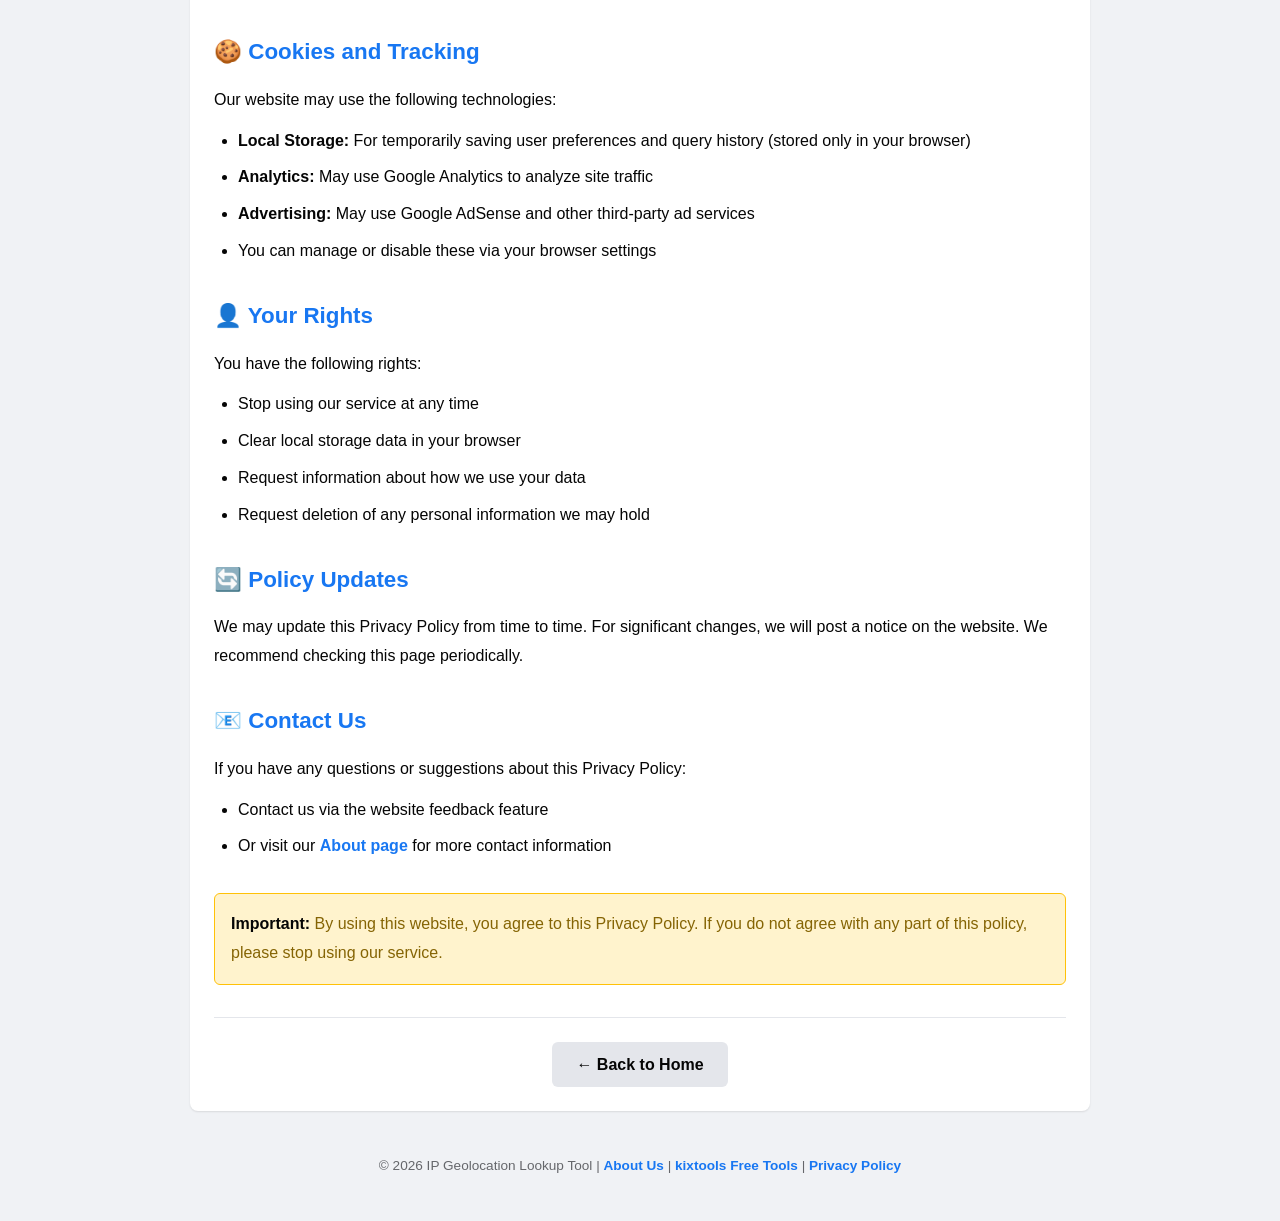
<file: privacy_en.html>
<!DOCTYPE html>
<html lang="en">
<head>
    <meta charset="UTF-8">
    <meta name="viewport" content="width=device-width, initial-scale=1.0">
    <title>Privacy Policy - IP Geolocation Lookup Tool</title>
    <meta name="description" content="Privacy Policy of IP Geolocation Lookup Tool. Learn how we protect your privacy and data security.">
    <link rel="alternate" hreflang="zh" href="privacy.html">
    <link rel="alternate" hreflang="en" href="privacy_en.html">
    <link rel="alternate" hreflang="ja" href="privacy_ja.html">
    <link rel="alternate" hreflang="ko" href="privacy_ko.html">
    <link rel="alternate" hreflang="ru" href="privacy_ru.html">
    <link rel="stylesheet" href="css/style.css">
</head>
<body>
    <div class="container">
        <div class="lang-switcher">
            <span>🌐 Language:</span>
            <a href="privacy.html" hreflang="zh">中文</a>
            <a href="privacy_en.html" class="active" hreflang="en">English</a>
            <a href="privacy_ja.html" hreflang="ja">日本語</a>
            <a href="privacy_ko.html" hreflang="ko">한국어</a>
            <a href="privacy_ru.html" hreflang="ru">Русский</a>
        </div>



        <nav class="top-nav">
            <ul>
                <li><a href="index_en.html">Home</a></li>
                <li><a href="about_en.html">About</a></li>
            </ul>
        </nav>

        <header>
            <h1>🔒 Privacy Policy</h1>
            <p class="subtitle">We value and protect your privacy</p>
        </header>

        <div class="content-section">
            <p class="last-updated"><strong>Last Updated:</strong> January 2026</p>

            <div class="policy-section">
                <h2>📋 Overview</h2>
                <p>Thank you for using the IP Geolocation Lookup Tool. We understand the importance of personal privacy and are committed to protecting it. This Privacy Policy explains how we collect, use, and protect your information.</p>
            </div>

            <div class="policy-section">
                <h2>📊 Information We Collect</h2>
                <h3>Information collected:</h3>
                <ul>
                    <li><strong>IP Addresses:</strong> When you use our service to look up an IP, the address you enter is temporarily processed to provide results.</li>
                    <li><strong>Visitor IP:</strong> When you click "My IP Address", we obtain your current public IP to provide the lookup service.</li>
                    <li><strong>Technical Info:</strong> We may collect basic technical information such as browser type, operating system, and access time to improve service quality.</li>
                </ul>
            </div>

            <div class="policy-section">
                <h2>🎯 How We Use Information</h2>
                <h3>We use collected information to:</h3>
                <ul>
                    <li>Provide IP geolocation lookup services</li>
                    <li>Improve and optimize user experience</li>
                    <li>Analyze service usage and enhance quality</li>
                    <li>Maintain website security and prevent abuse</li>
                </ul>
            </div>

            <div class="policy-section">
                <h2>🔐 Information Protection</h2>
                <p>We take the following measures to protect your information:</p>
                <ul>
                    <li>All queries are transmitted via encrypted HTTPS</li>
                    <li>We do not permanently store IP addresses you query</li>
                    <li>Query records are only used for temporary processing</li>
                    <li>We use industry-standard security measures</li>
                </ul>
            </div>

            <div class="policy-section">
                <h2>🌐 Third-Party Services</h2>
                <p>This tool uses third-party API services (IPinfo.io) to provide IP geolocation data. When you use our service:</p>
                <ul>
                    <li>Query requests are sent to third-party API servers</li>
                    <li>Third-party providers may have their own privacy policies</li>
                    <li>We recommend reviewing <a href="https://ipinfo.io/privacy-policy" target="_blank" rel="noopener noreferrer">IPinfo.io's Privacy Policy</a></li>
                </ul>
            </div>

            <div class="policy-section">
                <h2>🍪 Cookies and Tracking</h2>
                <p>Our website may use the following technologies:</p>
                <ul>
                    <li><strong>Local Storage:</strong> For temporarily saving user preferences and query history (stored only in your browser)</li>
                    <li><strong>Analytics:</strong> May use Google Analytics to analyze site traffic</li>
                    <li><strong>Advertising:</strong> May use Google AdSense and other third-party ad services</li>
                    <li>You can manage or disable these via your browser settings</li>
                </ul>
            </div>

            <div class="policy-section">
                <h2>👤 Your Rights</h2>
                <p>You have the following rights:</p>
                <ul>
                    <li>Stop using our service at any time</li>
                    <li>Clear local storage data in your browser</li>
                    <li>Request information about how we use your data</li>
                    <li>Request deletion of any personal information we may hold</li>
                </ul>
            </div>

            <div class="policy-section">
                <h2>🔄 Policy Updates</h2>
                <p>We may update this Privacy Policy from time to time. For significant changes, we will post a notice on the website. We recommend checking this page periodically.</p>
            </div>

            <div class="policy-section">
                <h2>📧 Contact Us</h2>
                <p>If you have any questions or suggestions about this Privacy Policy:</p>
                <ul>
                    <li>Contact us via the website feedback feature</li>
                    <li>Or visit our <a href="about_en.html">About page</a> for more contact information</li>
                </ul>
            </div>

            <div class="policy-notice">
                <p><strong>Important:</strong> By using this website, you agree to this Privacy Policy. If you do not agree with any part of this policy, please stop using our service.</p>
            </div>

            <div class="back-link">
                <a href="index_en.html">← Back to Home</a>
            </div>
        </div>

        <footer>
            <p>© 2026 IP Geolocation Lookup Tool | <a href="about_en.html">About Us</a> | <a href="https://kixtools.com" target="_blank" rel="noopener noreferrer">kixtools Free Tools</a> | <a href="privacy_en.html">Privacy Policy</a></p>
        </footer>
    </div>

    <div id="cookieBanner" class="cookie-banner" style="display: none;">
        <p>
            <strong>Cookie Consent</strong> |
            We use cookies and similar technologies to improve your browsing experience, analyze site traffic, and serve personalized advertisements. By continuing to use this site, you agree to our
            <a href="privacy_en.html" target="_blank">Privacy Policy</a>.
        </p>
        <button id="cookieAccept">Accept</button>
    </div>

    <script src="js/app.js"></script>
</body>
</html>
</file>
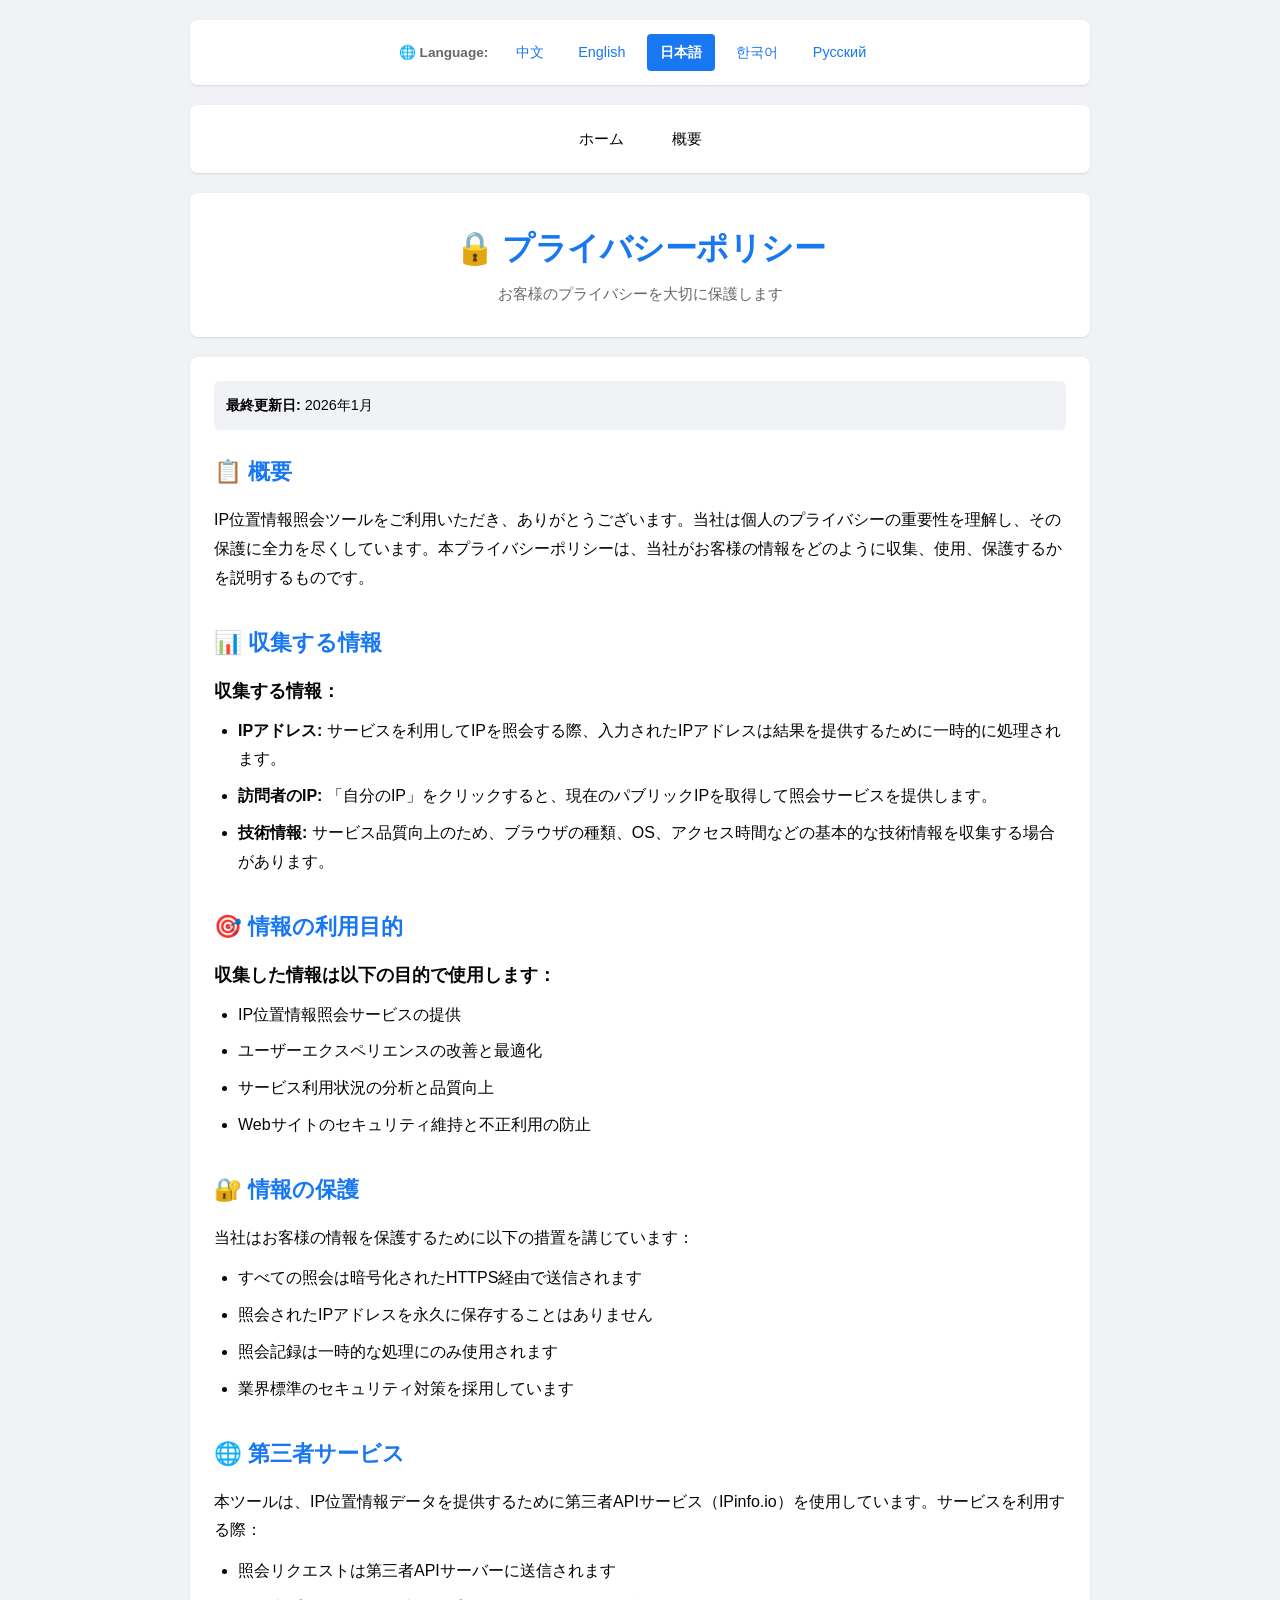
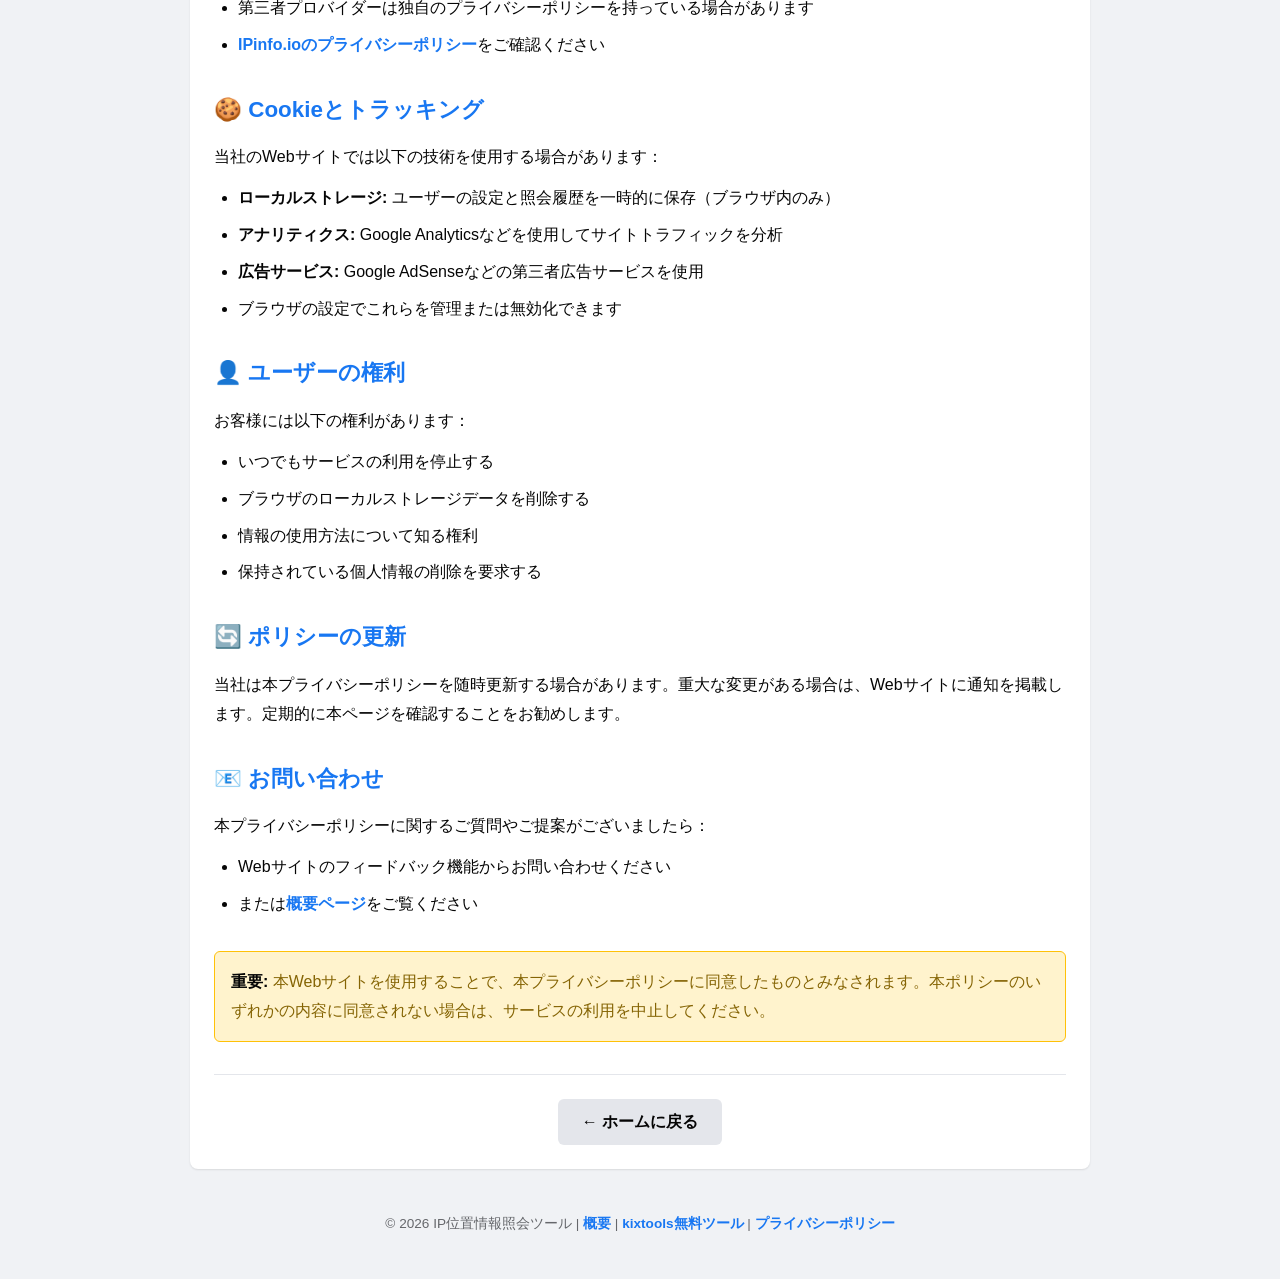
<file: privacy_ja.html>
<!DOCTYPE html>
<html lang="ja">
<head>
    <meta charset="UTF-8">
    <meta name="viewport" content="width=device-width, initial-scale=1.0">
    <title>プライバシーポリシー - IP位置情報照会ツール</title>
    <meta name="description" content="IP位置情報照会ツールのプライバシーポリシー。プライバシーとデータセキュリティの保護方法について説明します。">
    <link rel="alternate" hreflang="zh" href="privacy.html">
    <link rel="alternate" hreflang="en" href="privacy_en.html">
    <link rel="alternate" hreflang="ja" href="privacy_ja.html">
    <link rel="alternate" hreflang="ko" href="privacy_ko.html">
    <link rel="alternate" hreflang="ru" href="privacy_ru.html">
    <link rel="stylesheet" href="css/style.css">
</head>
<body>
    <div class="container">
        <div class="lang-switcher">
            <span>🌐 Language:</span>
            <a href="privacy.html" hreflang="zh">中文</a>
            <a href="privacy_en.html" hreflang="en">English</a>
            <a href="privacy_ja.html" class="active" hreflang="ja">日本語</a>
            <a href="privacy_ko.html" hreflang="ko">한국어</a>
            <a href="privacy_ru.html" hreflang="ru">Русский</a>
        </div>



        <nav class="top-nav">
            <ul>
                <li><a href="index_ja.html">ホーム</a></li>
                <li><a href="about_ja.html">概要</a></li>
            </ul>
        </nav>

        <header>
            <h1>🔒 プライバシーポリシー</h1>
            <p class="subtitle">お客様のプライバシーを大切に保護します</p>
        </header>

        <div class="content-section">
            <p class="last-updated"><strong>最終更新日:</strong> 2026年1月</p>

            <div class="policy-section">
                <h2>📋 概要</h2>
                <p>IP位置情報照会ツールをご利用いただき、ありがとうございます。当社は個人のプライバシーの重要性を理解し、その保護に全力を尽くしています。本プライバシーポリシーは、当社がお客様の情報をどのように収集、使用、保護するかを説明するものです。</p>
            </div>

            <div class="policy-section">
                <h2>📊 収集する情報</h2>
                <h3>収集する情報：</h3>
                <ul>
                    <li><strong>IPアドレス:</strong> サービスを利用してIPを照会する際、入力されたIPアドレスは結果を提供するために一時的に処理されます。</li>
                    <li><strong>訪問者のIP:</strong> 「自分のIP」をクリックすると、現在のパブリックIPを取得して照会サービスを提供します。</li>
                    <li><strong>技術情報:</strong> サービス品質向上のため、ブラウザの種類、OS、アクセス時間などの基本的な技術情報を収集する場合があります。</li>
                </ul>
            </div>

            <div class="policy-section">
                <h2>🎯 情報の利用目的</h2>
                <h3>収集した情報は以下の目的で使用します：</h3>
                <ul>
                    <li>IP位置情報照会サービスの提供</li>
                    <li>ユーザーエクスペリエンスの改善と最適化</li>
                    <li>サービス利用状況の分析と品質向上</li>
                    <li>Webサイトのセキュリティ維持と不正利用の防止</li>
                </ul>
            </div>

            <div class="policy-section">
                <h2>🔐 情報の保護</h2>
                <p>当社はお客様の情報を保護するために以下の措置を講じています：</p>
                <ul>
                    <li>すべての照会は暗号化されたHTTPS経由で送信されます</li>
                    <li>照会されたIPアドレスを永久に保存することはありません</li>
                    <li>照会記録は一時的な処理にのみ使用されます</li>
                    <li>業界標準のセキュリティ対策を採用しています</li>
                </ul>
            </div>

            <div class="policy-section">
                <h2>🌐 第三者サービス</h2>
                <p>本ツールは、IP位置情報データを提供するために第三者APIサービス（IPinfo.io）を使用しています。サービスを利用する際：</p>
                <ul>
                    <li>照会リクエストは第三者APIサーバーに送信されます</li>
                    <li>第三者プロバイダーは独自のプライバシーポリシーを持っている場合があります</li>
                    <li><a href="https://ipinfo.io/privacy-policy" target="_blank" rel="noopener noreferrer">IPinfo.ioのプライバシーポリシー</a>をご確認ください</li>
                </ul>
            </div>

            <div class="policy-section">
                <h2>🍪 Cookieとトラッキング</h2>
                <p>当社のWebサイトでは以下の技術を使用する場合があります：</p>
                <ul>
                    <li><strong>ローカルストレージ:</strong> ユーザーの設定と照会履歴を一時的に保存（ブラウザ内のみ）</li>
                    <li><strong>アナリティクス:</strong> Google Analyticsなどを使用してサイトトラフィックを分析</li>
                    <li><strong>広告サービス:</strong> Google AdSenseなどの第三者広告サービスを使用</li>
                    <li>ブラウザの設定でこれらを管理または無効化できます</li>
                </ul>
            </div>

            <div class="policy-section">
                <h2>👤 ユーザーの権利</h2>
                <p>お客様には以下の権利があります：</p>
                <ul>
                    <li>いつでもサービスの利用を停止する</li>
                    <li>ブラウザのローカルストレージデータを削除する</li>
                    <li>情報の使用方法について知る権利</li>
                    <li>保持されている個人情報の削除を要求する</li>
                </ul>
            </div>

            <div class="policy-section">
                <h2>🔄 ポリシーの更新</h2>
                <p>当社は本プライバシーポリシーを随時更新する場合があります。重大な変更がある場合は、Webサイトに通知を掲載します。定期的に本ページを確認することをお勧めします。</p>
            </div>

            <div class="policy-section">
                <h2>📧 お問い合わせ</h2>
                <p>本プライバシーポリシーに関するご質問やご提案がございましたら：</p>
                <ul>
                    <li>Webサイトのフィードバック機能からお問い合わせください</li>
                    <li>または<a href="about_ja.html">概要ページ</a>をご覧ください</li>
                </ul>
            </div>

            <div class="policy-notice">
                <p><strong>重要:</strong> 本Webサイトを使用することで、本プライバシーポリシーに同意したものとみなされます。本ポリシーのいずれかの内容に同意されない場合は、サービスの利用を中止してください。</p>
            </div>

            <div class="back-link">
                <a href="index_ja.html">← ホームに戻る</a>
            </div>
        </div>

        <footer>
            <p>© 2026 IP位置情報照会ツール | <a href="about_ja.html">概要</a> | <a href="https://kixtools.com" target="_blank" rel="noopener noreferrer">kixtools無料ツール</a> | <a href="privacy_ja.html">プライバシーポリシー</a></p>
        </footer>
    </div>

    <div id="cookieBanner" class="cookie-banner" style="display: none;">
        <p>
            <strong>Cookie の同意</strong> |
            当社は、閲覧体験の向上、サイトトラフィックの分析、パーソナライズされた広告の配信のために、Cookieおよび類似の技術を使用しています。このサイトを引き続き使用することにより、当社の
            <a href="privacy_ja.html" target="_blank">プライバシーポリシー</a>に同意したものとみなされます。
        </p>
        <button id="cookieAccept">同意する</button>
    </div>

    <script src="js/app.js"></script>
</body>
</html>
</file>
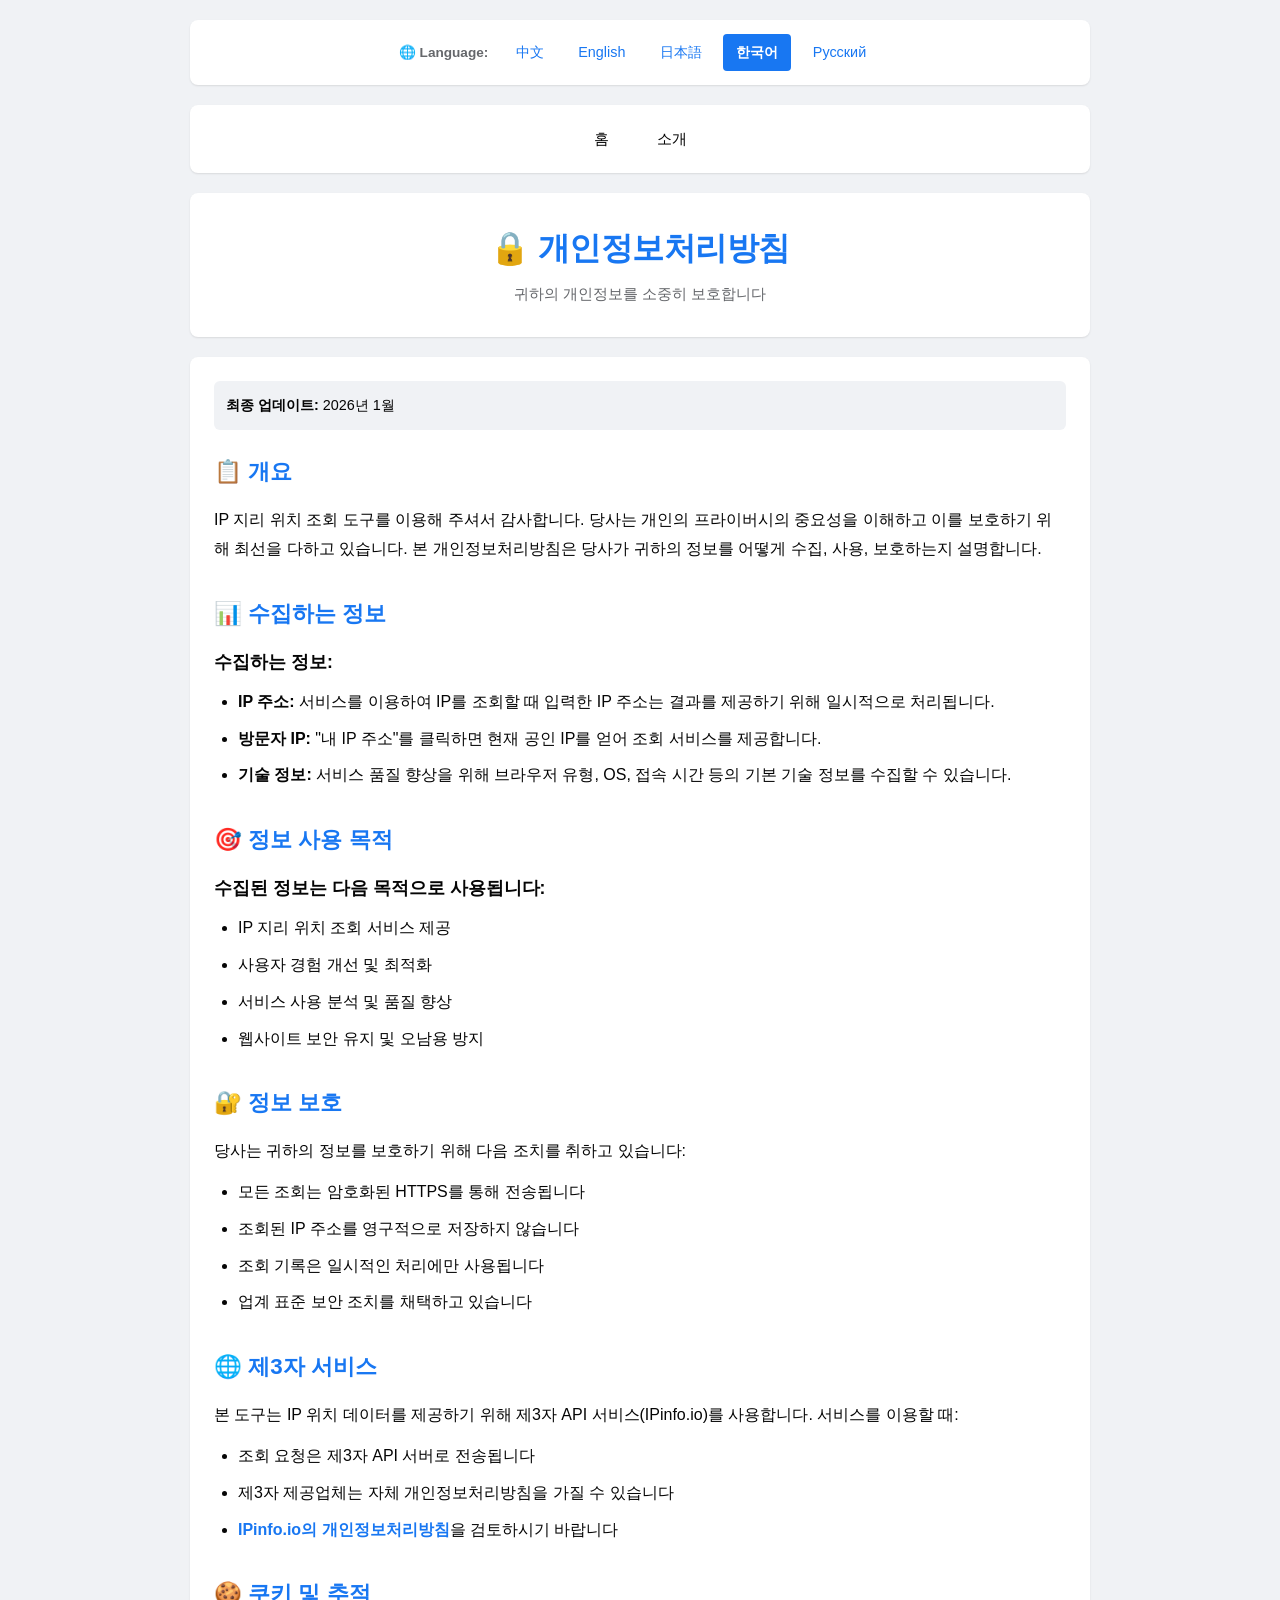
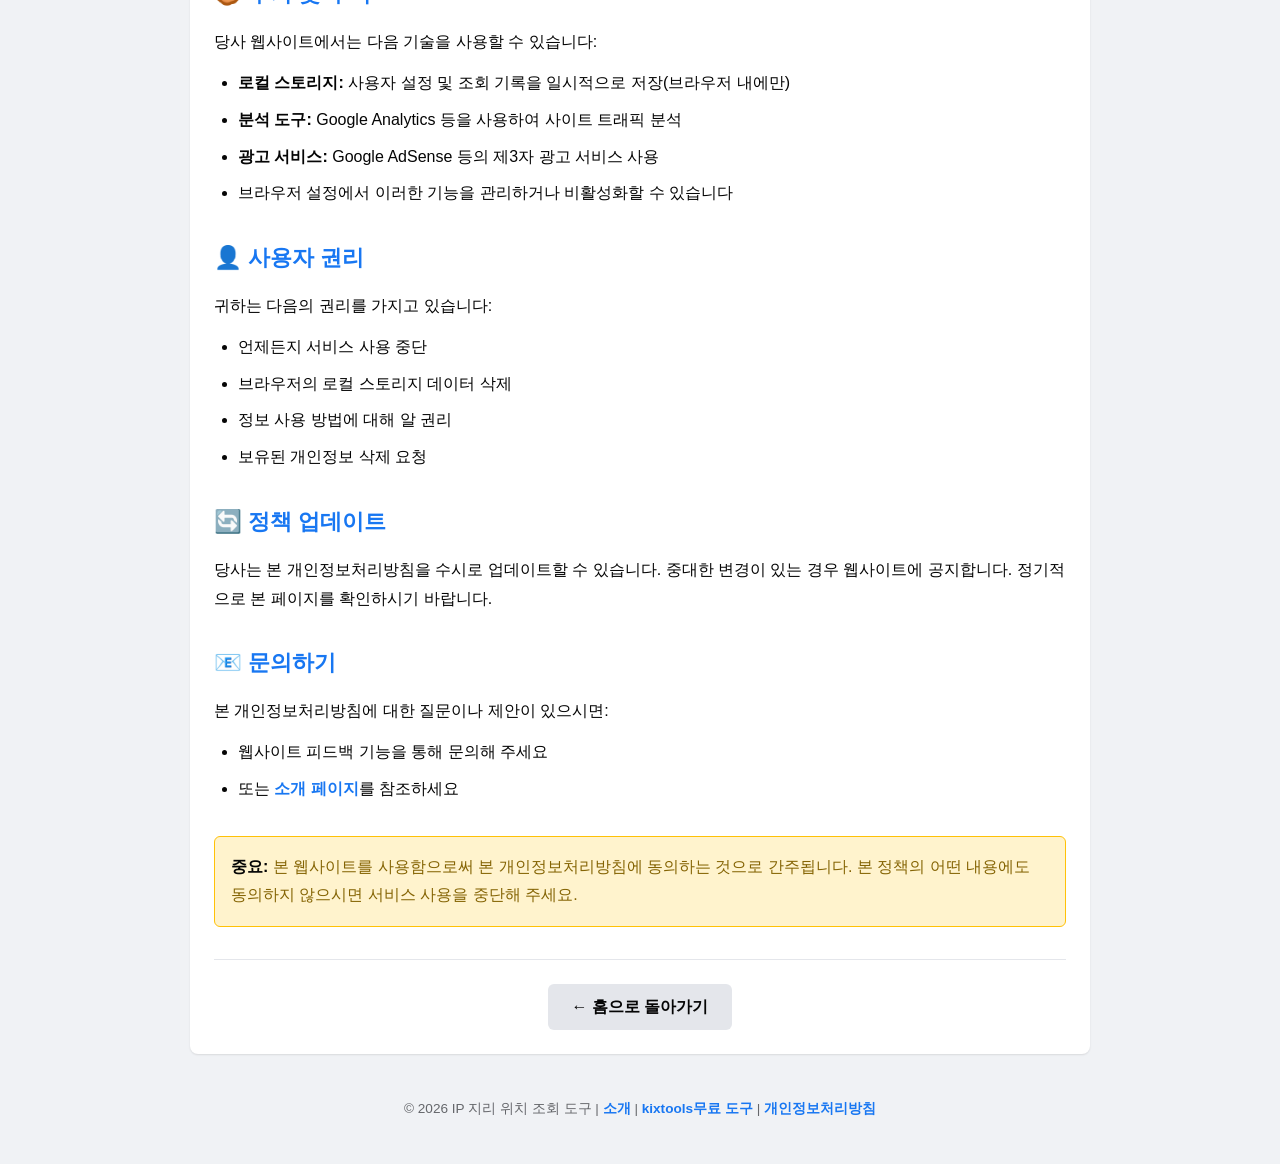
<file: privacy_ko.html>
<!DOCTYPE html>
<html lang="ko">
<head>
    <meta charset="UTF-8">
    <meta name="viewport" content="width=device-width, initial-scale=1.0">
    <title>개인정보처리방침 - IP 지리 위치 조회 도구</title>
    <meta name="description" content="IP 지리 위치 조회 도구의 개인정보처리방침. 개인정보와 데이터 보안 보호 방법을 알아보세요.">
    <link rel="alternate" hreflang="zh" href="privacy.html">
    <link rel="alternate" hreflang="en" href="privacy_en.html">
    <link rel="alternate" hreflang="ja" href="privacy_ja.html">
    <link rel="alternate" hreflang="ko" href="privacy_ko.html">
    <link rel="alternate" hreflang="ru" href="privacy_ru.html">
    <link rel="stylesheet" href="css/style.css">
</head>
<body>
    <div class="container">
        <div class="lang-switcher">
            <span>🌐 Language:</span>
            <a href="privacy.html" hreflang="zh">中文</a>
            <a href="privacy_en.html" hreflang="en">English</a>
            <a href="privacy_ja.html" hreflang="ja">日本語</a>
            <a href="privacy_ko.html" class="active" hreflang="ko">한국어</a>
            <a href="privacy_ru.html" hreflang="ru">Русский</a>
        </div>



        <nav class="top-nav">
            <ul>
                <li><a href="index_ko.html">홈</a></li>
                <li><a href="about_ko.html">소개</a></li>
            </ul>
        </nav>

        <header>
            <h1>🔒 개인정보처리방침</h1>
            <p class="subtitle">귀하의 개인정보를 소중히 보호합니다</p>
        </header>

        <div class="content-section">
            <p class="last-updated"><strong>최종 업데이트:</strong> 2026년 1월</p>

            <div class="policy-section">
                <h2>📋 개요</h2>
                <p>IP 지리 위치 조회 도구를 이용해 주셔서 감사합니다. 당사는 개인의 프라이버시의 중요성을 이해하고 이를 보호하기 위해 최선을 다하고 있습니다. 본 개인정보처리방침은 당사가 귀하의 정보를 어떻게 수집, 사용, 보호하는지 설명합니다.</p>
            </div>

            <div class="policy-section">
                <h2>📊 수집하는 정보</h2>
                <h3>수집하는 정보:</h3>
                <ul>
                    <li><strong>IP 주소:</strong> 서비스를 이용하여 IP를 조회할 때 입력한 IP 주소는 결과를 제공하기 위해 일시적으로 처리됩니다.</li>
                    <li><strong>방문자 IP:</strong> "내 IP 주소"를 클릭하면 현재 공인 IP를 얻어 조회 서비스를 제공합니다.</li>
                    <li><strong>기술 정보:</strong> 서비스 품질 향상을 위해 브라우저 유형, OS, 접속 시간 등의 기본 기술 정보를 수집할 수 있습니다.</li>
                </ul>
            </div>

            <div class="policy-section">
                <h2>🎯 정보 사용 목적</h2>
                <h3>수집된 정보는 다음 목적으로 사용됩니다:</h3>
                <ul>
                    <li>IP 지리 위치 조회 서비스 제공</li>
                    <li>사용자 경험 개선 및 최적화</li>
                    <li>서비스 사용 분석 및 품질 향상</li>
                    <li>웹사이트 보안 유지 및 오남용 방지</li>
                </ul>
            </div>

            <div class="policy-section">
                <h2>🔐 정보 보호</h2>
                <p>당사는 귀하의 정보를 보호하기 위해 다음 조치를 취하고 있습니다:</p>
                <ul>
                    <li>모든 조회는 암호화된 HTTPS를 통해 전송됩니다</li>
                    <li>조회된 IP 주소를 영구적으로 저장하지 않습니다</li>
                    <li>조회 기록은 일시적인 처리에만 사용됩니다</li>
                    <li>업계 표준 보안 조치를 채택하고 있습니다</li>
                </ul>
            </div>

            <div class="policy-section">
                <h2>🌐 제3자 서비스</h2>
                <p>본 도구는 IP 위치 데이터를 제공하기 위해 제3자 API 서비스(IPinfo.io)를 사용합니다. 서비스를 이용할 때:</p>
                <ul>
                    <li>조회 요청은 제3자 API 서버로 전송됩니다</li>
                    <li>제3자 제공업체는 자체 개인정보처리방침을 가질 수 있습니다</li>
                    <li><a href="https://ipinfo.io/privacy-policy" target="_blank" rel="noopener noreferrer">IPinfo.io의 개인정보처리방침</a>을 검토하시기 바랍니다</li>
                </ul>
            </div>

            <div class="policy-section">
                <h2>🍪 쿠키 및 추적</h2>
                <p>당사 웹사이트에서는 다음 기술을 사용할 수 있습니다:</p>
                <ul>
                    <li><strong>로컬 스토리지:</strong> 사용자 설정 및 조회 기록을 일시적으로 저장(브라우저 내에만)</li>
                    <li><strong>분석 도구:</strong> Google Analytics 등을 사용하여 사이트 트래픽 분석</li>
                    <li><strong>광고 서비스:</strong> Google AdSense 등의 제3자 광고 서비스 사용</li>
                    <li>브라우저 설정에서 이러한 기능을 관리하거나 비활성화할 수 있습니다</li>
                </ul>
            </div>

            <div class="policy-section">
                <h2>👤 사용자 권리</h2>
                <p>귀하는 다음의 권리를 가지고 있습니다:</p>
                <ul>
                    <li>언제든지 서비스 사용 중단</li>
                    <li>브라우저의 로컬 스토리지 데이터 삭제</li>
                    <li>정보 사용 방법에 대해 알 권리</li>
                    <li>보유된 개인정보 삭제 요청</li>
                </ul>
            </div>

            <div class="policy-section">
                <h2>🔄 정책 업데이트</h2>
                <p>당사는 본 개인정보처리방침을 수시로 업데이트할 수 있습니다. 중대한 변경이 있는 경우 웹사이트에 공지합니다. 정기적으로 본 페이지를 확인하시기 바랍니다.</p>
            </div>

            <div class="policy-section">
                <h2>📧 문의하기</h2>
                <p>본 개인정보처리방침에 대한 질문이나 제안이 있으시면:</p>
                <ul>
                    <li>웹사이트 피드백 기능을 통해 문의해 주세요</li>
                    <li>또는 <a href="about_ko.html">소개 페이지</a>를 참조하세요</li>
                </ul>
            </div>

            <div class="policy-notice">
                <p><strong>중요:</strong> 본 웹사이트를 사용함으로써 본 개인정보처리방침에 동의하는 것으로 간주됩니다. 본 정책의 어떤 내용에도 동의하지 않으시면 서비스 사용을 중단해 주세요.</p>
            </div>

            <div class="back-link">
                <a href="index_ko.html">← 홈으로 돌아가기</a>
            </div>
        </div>

        <footer>
            <p>© 2026 IP 지리 위치 조회 도구 | <a href="about_ko.html">소개</a> | <a href="https://kixtools.com" target="_blank" rel="noopener noreferrer">kixtools무료 도구</a> | <a href="privacy_ko.html">개인정보처리방침</a></p>
        </footer>
    </div>

    <div id="cookieBanner" class="cookie-banner" style="display: none;">
        <p>
            <strong>쿠키 동의</strong> |
            당사는 귀하의 브라우징 경험을 개선하고, 사이트 트래픽을 분석하며, 맞춤형 광고를 제공하기 위해 쿠키 및 유사 기술을 사용합니다. 이 사이트를 계속 사용함으로써 귀하는 당사의
            <a href="privacy_ko.html" target="_blank">개인정보처리방침</a>에 동의하게 됩니다.
        </p>
        <button id="cookieAccept">동의</button>
    </div>

    <script src="js/app.js"></script>
</body>
</html>
</file>
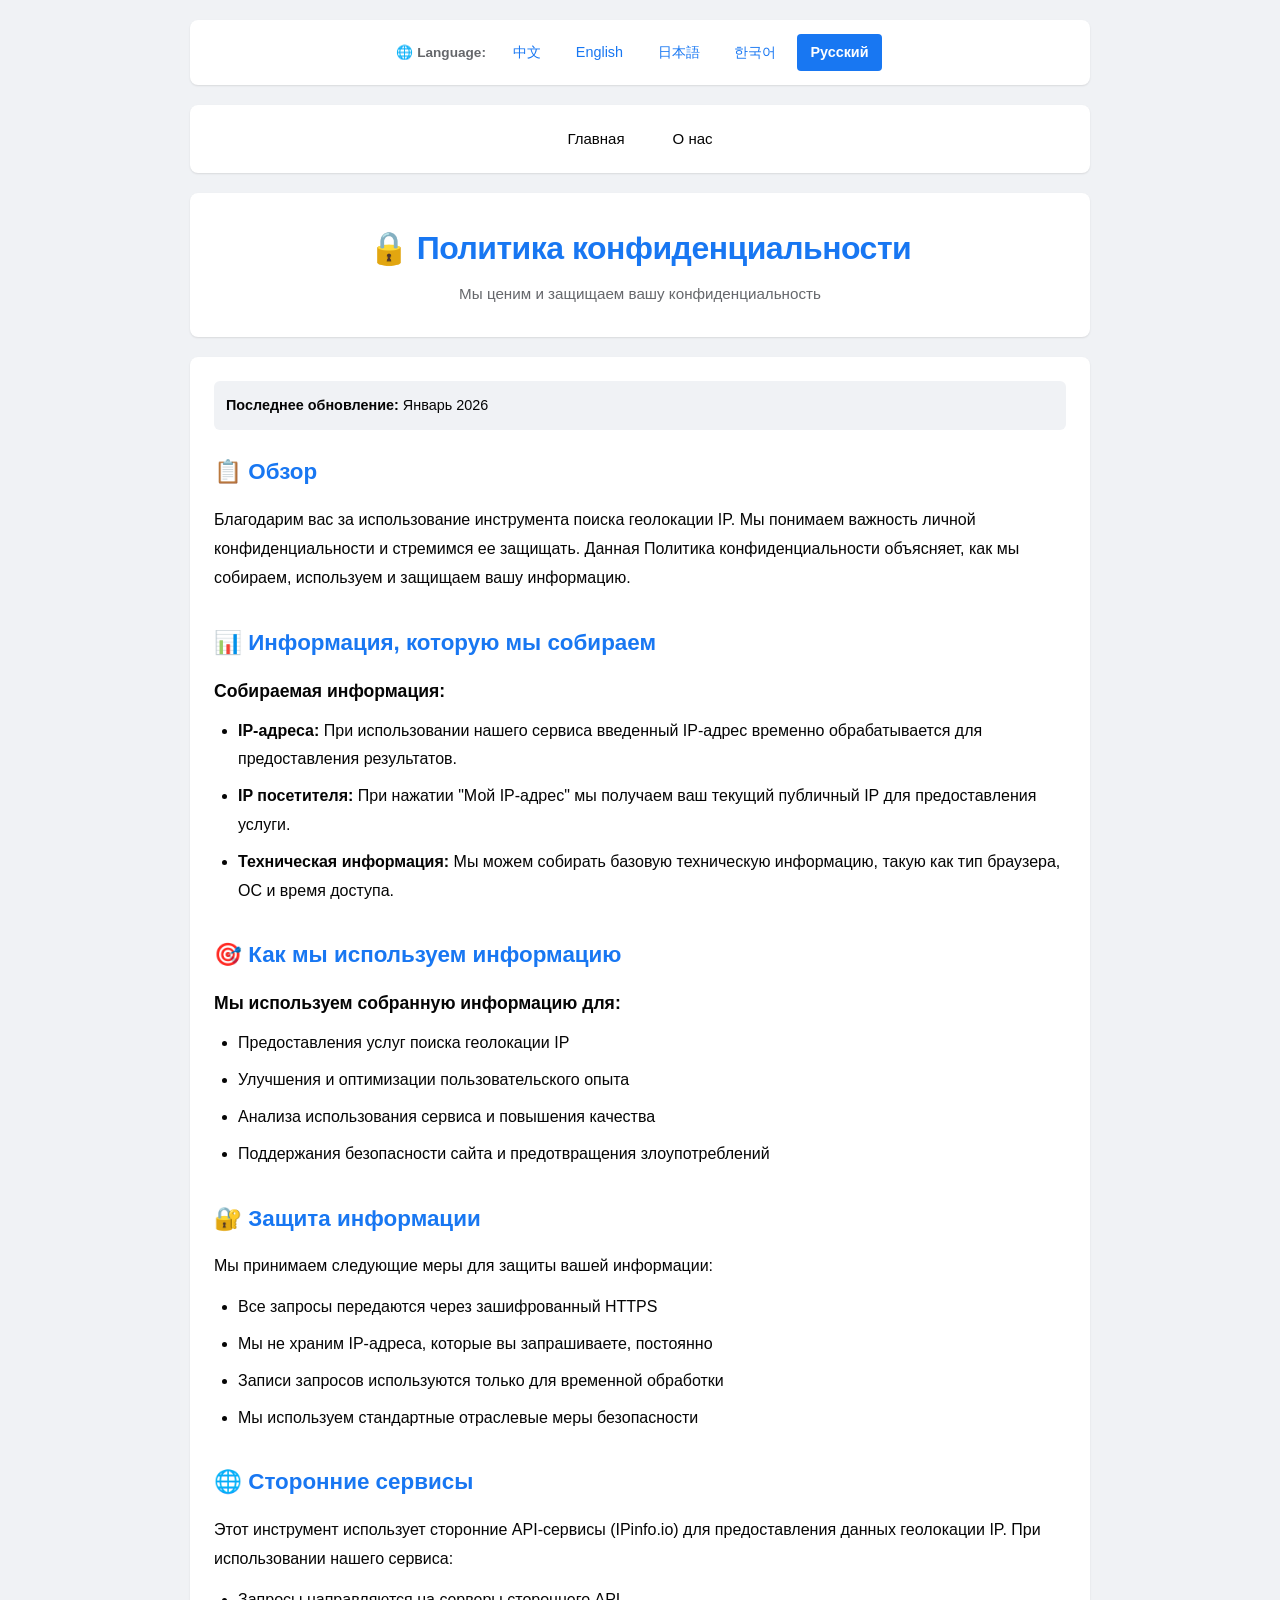
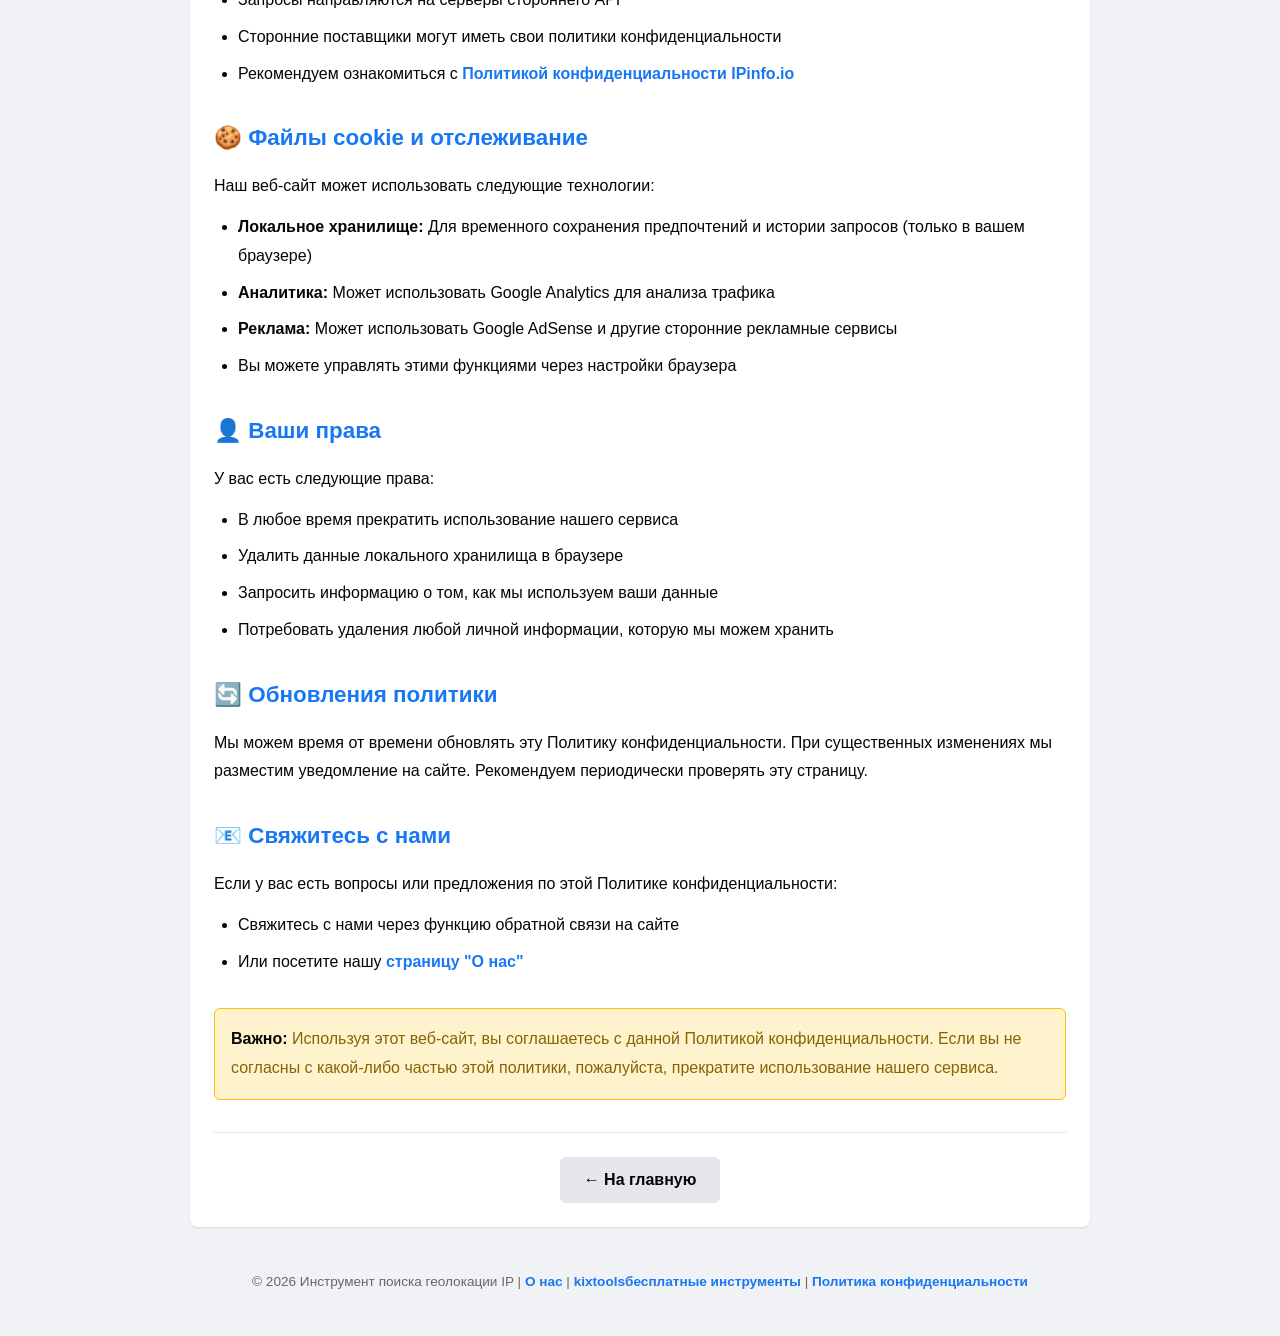
<file: privacy_ru.html>
<!DOCTYPE html>
<html lang="ru">
<head>
    <meta charset="UTF-8">
    <meta name="viewport" content="width=device-width, initial-scale=1.0">
    <title>Политика конфиденциальности - Инструмент поиска геолокации IP</title>
    <meta name="description" content="Политика конфиденциальности инструмента поиска геолокации IP. Узнайте, как мы защищаем вашу конфиденциальность и безопасность данных.">
    <link rel="alternate" hreflang="zh" href="privacy.html">
    <link rel="alternate" hreflang="en" href="privacy_en.html">
    <link rel="alternate" hreflang="ja" href="privacy_ja.html">
    <link rel="alternate" hreflang="ko" href="privacy_ko.html">
    <link rel="alternate" hreflang="ru" href="privacy_ru.html">
    <link rel="stylesheet" href="css/style.css">
</head>
<body>
    <div class="container">
        <div class="lang-switcher">
            <span>🌐 Language:</span>
            <a href="privacy.html" hreflang="zh">中文</a>
            <a href="privacy_en.html" hreflang="en">English</a>
            <a href="privacy_ja.html" hreflang="ja">日本語</a>
            <a href="privacy_ko.html" hreflang="ko">한국어</a>
            <a href="privacy_ru.html" class="active" hreflang="ru">Русский</a>
        </div>



        <nav class="top-nav">
            <ul>
                <li><a href="index_ru.html">Главная</a></li>
                <li><a href="about_ru.html">О нас</a></li>
            </ul>
        </nav>

        <header>
            <h1>🔒 Политика конфиденциальности</h1>
            <p class="subtitle">Мы ценим и защищаем вашу конфиденциальность</p>
        </header>

        <div class="content-section">
            <p class="last-updated"><strong>Последнее обновление:</strong> Январь 2026</p>

            <div class="policy-section">
                <h2>📋 Обзор</h2>
                <p>Благодарим вас за использование инструмента поиска геолокации IP. Мы понимаем важность личной конфиденциальности и стремимся ее защищать. Данная Политика конфиденциальности объясняет, как мы собираем, используем и защищаем вашу информацию.</p>
            </div>

            <div class="policy-section">
                <h2>📊 Информация, которую мы собираем</h2>
                <h3>Собираемая информация:</h3>
                <ul>
                    <li><strong>IP-адреса:</strong> При использовании нашего сервиса введенный IP-адрес временно обрабатывается для предоставления результатов.</li>
                    <li><strong>IP посетителя:</strong> При нажатии "Мой IP-адрес" мы получаем ваш текущий публичный IP для предоставления услуги.</li>
                    <li><strong>Техническая информация:</strong> Мы можем собирать базовую техническую информацию, такую как тип браузера, ОС и время доступа.</li>
                </ul>
            </div>

            <div class="policy-section">
                <h2>🎯 Как мы используем информацию</h2>
                <h3>Мы используем собранную информацию для:</h3>
                <ul>
                    <li>Предоставления услуг поиска геолокации IP</li>
                    <li>Улучшения и оптимизации пользовательского опыта</li>
                    <li>Анализа использования сервиса и повышения качества</li>
                    <li>Поддержания безопасности сайта и предотвращения злоупотреблений</li>
                </ul>
            </div>

            <div class="policy-section">
                <h2>🔐 Защита информации</h2>
                <p>Мы принимаем следующие меры для защиты вашей информации:</p>
                <ul>
                    <li>Все запросы передаются через зашифрованный HTTPS</li>
                    <li>Мы не храним IP-адреса, которые вы запрашиваете, постоянно</li>
                    <li>Записи запросов используются только для временной обработки</li>
                    <li>Мы используем стандартные отраслевые меры безопасности</li>
                </ul>
            </div>

            <div class="policy-section">
                <h2>🌐 Сторонние сервисы</h2>
                <p>Этот инструмент использует сторонние API-сервисы (IPinfo.io) для предоставления данных геолокации IP. При использовании нашего сервиса:</p>
                <ul>
                    <li>Запросы направляются на серверы стороннего API</li>
                    <li>Сторонние поставщики могут иметь свои политики конфиденциальности</li>
                    <li>Рекомендуем ознакомиться с <a href="https://ipinfo.io/privacy-policy" target="_blank" rel="noopener noreferrer">Политикой конфиденциальности IPinfo.io</a></li>
                </ul>
            </div>

            <div class="policy-section">
                <h2>🍪 Файлы cookie и отслеживание</h2>
                <p>Наш веб-сайт может использовать следующие технологии:</p>
                <ul>
                    <li><strong>Локальное хранилище:</strong> Для временного сохранения предпочтений и истории запросов (только в вашем браузере)</li>
                    <li><strong>Аналитика:</strong> Может использовать Google Analytics для анализа трафика</li>
                    <li><strong>Реклама:</strong> Может использовать Google AdSense и другие сторонние рекламные сервисы</li>
                    <li>Вы можете управлять этими функциями через настройки браузера</li>
                </ul>
            </div>

            <div class="policy-section">
                <h2>👤 Ваши права</h2>
                <p>У вас есть следующие права:</p>
                <ul>
                    <li>В любое время прекратить использование нашего сервиса</li>
                    <li>Удалить данные локального хранилища в браузере</li>
                    <li>Запросить информацию о том, как мы используем ваши данные</li>
                    <li>Потребовать удаления любой личной информации, которую мы можем хранить</li>
                </ul>
            </div>

            <div class="policy-section">
                <h2>🔄 Обновления политики</h2>
                <p>Мы можем время от времени обновлять эту Политику конфиденциальности. При существенных изменениях мы разместим уведомление на сайте. Рекомендуем периодически проверять эту страницу.</p>
            </div>

            <div class="policy-section">
                <h2>📧 Свяжитесь с нами</h2>
                <p>Если у вас есть вопросы или предложения по этой Политике конфиденциальности:</p>
                <ul>
                    <li>Свяжитесь с нами через функцию обратной связи на сайте</li>
                    <li>Или посетите нашу <a href="about_ru.html">страницу "О нас"</a></li>
                </ul>
            </div>

            <div class="policy-notice">
                <p><strong>Важно:</strong> Используя этот веб-сайт, вы соглашаетесь с данной Политикой конфиденциальности. Если вы не согласны с какой-либо частью этой политики, пожалуйста, прекратите использование нашего сервиса.</p>
            </div>

            <div class="back-link">
                <a href="index_ru.html">← На главную</a>
            </div>
        </div>

        <footer>
            <p>© 2026 Инструмент поиска геолокации IP | <a href="about_ru.html">О нас</a> | <a href="https://kixtools.com" target="_blank" rel="noopener noreferrer">kixtoolsбесплатные инструменты</a> | <a href="privacy_ru.html">Политика конфиденциальности</a></p>
        </footer>
    </div>

    <div id="cookieBanner" class="cookie-banner" style="display: none;">
        <p>
            <strong>Согласие на использование Cookie</strong> |
            Мы используем файлы cookie и аналогичные технологии для улучшения вашего опыта просмотра, анализа трафика сайта и показа персонализированной рекламы. Продолжая использовать этот сайт, вы соглашаетесь с нашей
            <a href="privacy_ru.html" target="_blank">Политикой конфиденциальности</a>.
        </p>
        <button id="cookieAccept">Принять</button>
    </div>

    <script src="js/app.js"></script>
</body>
</html>
</file>
<file: css/style.css>
* {
    margin: 0;
    padding: 0;
    box-sizing: border-box;
}

body {
    font-family: -apple-system, BlinkMacSystemFont, 'Segoe UI', Helvetica, Arial, sans-serif;
    background: #f0f2f5;
    min-height: 100vh;
    padding: 20px;
    line-height: 1.6;
}

.container {
    max-width: 900px;
    margin: 0 auto;
}

/* 顶部导航样式 */
.top-nav {
    background: white;
    border-radius: 8px;
    box-shadow: 0 1px 2px rgba(0, 0, 0, 0.1);
    margin-bottom: 20px;
    padding: 12px 24px;
}

.top-nav ul {
    list-style: none;
    display: flex;
    gap: 8px;
    justify-content: center;
    align-items: center;
}

.top-nav li {
    margin: 0;
}

.top-nav a {
    display: block;
    padding: 10px 20px;
    color: #050505;
    text-decoration: none;
    font-size: 15px;
    font-weight: 500;
    border-radius: 6px;
    transition: all 0.2s;
    position: relative;
}

.top-nav a:hover {
    background: #f0f2f5;
    color: #1877f2;
}

.top-nav a.active {
    background: #e7f3ff;
    color: #1877f2;
    font-weight: 600;
}

.top-nav a.active::after {
    content: '';
    position: absolute;
    bottom: -12px;
    left: 50%;
    transform: translateX(-50%);
    width: 40%;
    height: 3px;
    background: #1877f2;
    border-radius: 2px 2px 0 0;
}

/* 头部样式 */
header {
    text-align: center;
    background: white;
    padding: 30px 20px;
    margin-bottom: 20px;
    border-radius: 8px;
    box-shadow: 0 1px 2px rgba(0, 0, 0, 0.1);
}

header h1 {
    font-size: 2em;
    color: #1877f2;
    margin-bottom: 8px;
    font-weight: 600;
    letter-spacing: -0.5px;
}

.subtitle {
    font-size: 0.95em;
    color: #65676b;
    font-weight: 400;
}

/* 搜索区域 */
.search-section {
    background: white;
    border-radius: 8px;
    padding: 24px;
    box-shadow: 0 1px 2px rgba(0, 0, 0, 0.1);
    margin-bottom: 20px;
}

.search-box {
    display: flex;
    gap: 10px;
    margin-bottom: 16px;
}

#ipInput {
    flex: 1;
    padding: 10px 12px;
    font-size: 15px;
    border: 1px solid #dddfe2;
    border-radius: 6px;
    outline: none;
    transition: all 0.2s;
    background: #f0f2f5;
    color: #050505;
}

#ipInput:focus {
    background: white;
    border-color: #1877f2;
    box-shadow: 0 0 0 2px rgba(24, 119, 242, 0.1);
}

#ipInput::placeholder {
    color: #8a8d91;
}

button {
    padding: 8px 16px;
    font-size: 14px;
    font-weight: 600;
    background: #1877f2;
    color: white;
    border: none;
    border-radius: 6px;
    cursor: pointer;
    transition: all 0.2s;
    display: flex;
    align-items: center;
    gap: 6px;
    white-space: nowrap;
}

button:hover {
    background: #166fe5;
}

button:active {
    background: #1564d6;
    transform: scale(0.98);
}

.btn-icon {
    font-size: 1em;
}

.quick-actions {
    display: flex;
    justify-content: center;
}

.btn-secondary {
    background: #e4e6eb;
    color: #050505;
}

.btn-secondary:hover {
    background: #d8dadf;
}

.btn-secondary:active {
    background: #ced0d4;
}

/* 加载动画 */
.loading {
    background: white;
    border-radius: 8px;
    padding: 32px;
    text-align: center;
    box-shadow: 0 1px 2px rgba(0, 0, 0, 0.1);
    margin-bottom: 20px;
}

.loading p {
    color: #1877f2;
}

.spinner {
    width: 40px;
    height: 40px;
    margin: 0 auto 16px;
    border: 3px solid #e4e6eb;
    border-top: 3px solid #1877f2;
    border-radius: 50%;
    animation: spin 0.8s linear infinite;
}

@keyframes spin {
    0% { transform: rotate(0deg); }
    100% { transform: rotate(360deg); }
}

/* 错误提示 */
.error {
    background: #ffebe9;
    border: 1px solid #f02849;
    color: #c41c00;
    padding: 12px 16px;
    border-radius: 6px;
    margin-bottom: 20px;
    text-align: center;
    font-size: 0.9em;
}

/* IP信息显示 */
.ip-info {
    background: white;
    border-radius: 8px;
    padding: 24px;
    box-shadow: 0 1px 2px rgba(0, 0, 0, 0.1);
    margin-bottom: 20px;
    animation: fadeIn 0.3s;
}

@keyframes fadeIn {
    from {
        opacity: 0;
        transform: translateY(10px);
    }
    to {
        opacity: 1;
        transform: translateY(0);
    }
}

.info-header {
    display: flex;
    align-items: center;
    justify-content: space-between;
    margin-bottom: 24px;
    padding-bottom: 16px;
    border-bottom: 1px solid #e4e6eb;
}

.info-header h2 {
    color: #050505;
    font-size: 1.6em;
    font-weight: 600;
}

.ip-type {
    padding: 6px 12px;
    background: #e7f3ff;
    color: #1877f2;
    border-radius: 6px;
    font-size: 0.85em;
    font-weight: 600;
}

.info-grid {
    display: grid;
    grid-template-columns: repeat(auto-fit, minmax(250px, 1fr));
    gap: 16px;
    margin-bottom: 24px;
}

.info-item {
    padding: 16px;
    background: #f0f2f5;
    border-radius: 8px;
    display: flex;
    flex-direction: column;
    gap: 8px;
    transition: all 0.2s;
}

.info-item:hover {
    background: #e4e6eb;
}

.info-label {
    font-size: 0.85em;
    color: #65676b;
    font-weight: 600;
}

.info-value {
    font-size: 1em;
    color: #050505;
    font-weight: 500;
    word-break: break-all;
}

/* 地图容器 */
.map-container {
    margin-top: 24px;
    padding-top: 24px;
    border-top: 1px solid #e4e6eb;
}

.map-container h3 {
    color: #050505;
    margin-bottom: 12px;
    font-size: 1.2em;
    font-weight: 600;
}

.map-link {
    padding: 12px;
    background: #f0f2f5;
    border-radius: 6px;
    font-size: 0.9em;
}

.map-link p {
    color: #65676b;
    margin-bottom: 8px;
}

.map-link a {
    color: #1877f2;
    text-decoration: none;
    font-weight: 600;
}

.map-link a:hover {
    text-decoration: underline;
}

/* 使用说明 */
.instructions {
    background: white;
    border-radius: 8px;
    padding: 24px;
    box-shadow: 0 1px 2px rgba(0, 0, 0, 0.1);
    margin-bottom: 20px;
}

.instructions h3 {
    color: #1877f2;
    margin-bottom: 16px;
    font-size: 1.3em;
    font-weight: 600;
}

.instructions ul {
    list-style-position: inside;
    margin-bottom: 16px;
    color: #65676b;
    font-size: 0.9em;
    line-height: 1.8;
}

.instructions li {
    padding: 4px 0;
    color: #050505;
}

.api-notice {
    background: #fff3cd;
    border: 1px solid #ffc107;
    padding: 12px;
    border-radius: 6px;
    font-size: 0.9em;
    color: #856404;
}

.api-notice strong {
    color: #050505;
}

.api-notice a {
    color: #1877f2;
    text-decoration: none;
    font-weight: 600;
}

.api-notice a:hover {
    text-decoration: underline;
}

/* 页脚 */
footer {
    text-align: center;
    padding: 20px 0;
    color: #65676b;
    font-size: 0.85em;
}

footer p {
    margin: 4px 0;
}

footer a {
    color: #1877f2;
    text-decoration: none;
    font-weight: 600;
}

footer a:hover {
    text-decoration: underline;
}

/* 内容页面样式 (关于页面和隐私政策页面) */
.content-section {
    background: white;
    border-radius: 8px;
    padding: 24px;
    box-shadow: 0 1px 2px rgba(0, 0, 0, 0.1);
    margin-bottom: 20px;
}

.content-section p {
    color: #050505;
    margin-bottom: 12px;
    line-height: 1.8;
}

.content-section h2 {
    color: #1877f2;
    margin: 24px 0 16px 0;
    font-size: 1.4em;
    font-weight: 600;
}

.content-section h3 {
    color: #050505;
    margin: 16px 0 12px 0;
    font-size: 1.1em;
    font-weight: 600;
}

.content-section h4 {
    color: #050505;
    margin: 12px 0 8px 0;
    font-size: 1em;
    font-weight: 600;
}

.content-section ul {
    margin: 12px 0 16px 24px;
    line-height: 1.8;
}

.content-section li {
    color: #050505;
    margin: 8px 0;
}

.content-section a {
    color: #1877f2;
    text-decoration: none;
    font-weight: 600;
}

.content-section a:hover {
    text-decoration: underline;
}

.policy-section,
.about-section {
    margin-bottom: 32px;
}

.last-updated {
    color: #65676b;
    font-size: 0.9em;
    margin-bottom: 24px;
    padding: 12px;
    background: #f0f2f5;
    border-radius: 6px;
}

.policy-notice,
.disclaimer {
    background: #fff3cd;
    border: 1px solid #ffc107;
    padding: 16px;
    border-radius: 6px;
    margin: 16px 0;
}

.policy-notice p,
.disclaimer ul {
    color: #856404;
    margin: 0;
}

.policy-notice strong {
    color: #050505;
}

.back-link {
    margin-top: 32px;
    padding-top: 24px;
    border-top: 1px solid #e4e6eb;
    text-align: center;
}

.back-link a {
    display: inline-block;
    padding: 10px 24px;
    background: #e4e6eb;
    color: #050505;
    text-decoration: none;
    border-radius: 6px;
    font-weight: 600;
    transition: all 0.2s;
}

.back-link a:hover {
    background: #d8dadf;
}

/* 功能网格 */
.features-grid {
    display: grid;
    grid-template-columns: repeat(auto-fit, minmax(250px, 1fr));
    gap: 16px;
    margin: 20px 0;
}

.feature-item {
    padding: 20px;
    background: #f0f2f5;
    border-radius: 8px;
    text-align: center;
    transition: all 0.2s;
}

.feature-item:hover {
    background: #e4e6eb;
    transform: translateY(-2px);
    box-shadow: 0 2px 4px rgba(0, 0, 0, 0.1);
}

.feature-icon {
    font-size: 2em;
    margin-bottom: 12px;
}

.feature-item h3 {
    color: #1877f2;
    font-size: 1.1em;
    margin: 12px 0 8px 0;
}

.feature-item p {
    color: #65676b;
    font-size: 0.9em;
    margin: 0;
}

/* 使用场景列表 */
.use-cases {
    list-style: none;
    margin: 16px 0;
    padding: 0;
}

.use-cases li {
    padding: 12px;
    background: #f0f2f5;
    border-radius: 6px;
    margin-bottom: 12px;
}

.use-cases strong {
    color: #1877f2;
}

/* 更新日志 */
.changelog {
    margin: 16px 0;
}

.changelog-item {
    padding: 16px;
    background: #f0f2f5;
    border-radius: 6px;
    margin-bottom: 16px;
    border-left: 4px solid #1877f2;
}

.changelog-item h4 {
    color: #1877f2;
    margin-top: 0;
}

.changelog-item ul {
    margin: 8px 0 0 20px;
}

/* 响应式设计 */
@media (max-width: 768px) {
    body {
        padding: 12px;
    }

    /* 导航移动端适配 */
    .top-nav {
        padding: 10px 16px;
    }

    .top-nav ul {
        gap: 6px;
    }

    .top-nav a {
        padding: 8px 16px;
        font-size: 14px;
    }

    .top-nav a.active::after {
        width: 60%;
        height: 2px;
    }

    header {
        padding: 20px 16px;
    }

    header h1 {
        font-size: 1.6em;
    }

    .search-section {
        padding: 16px;
    }

    .search-box {
        flex-direction: column;
    }

    button {
        width: 100%;
        justify-content: center;
    }

    .info-grid {
        grid-template-columns: 1fr;
    }

    .info-header {
        flex-direction: column;
        gap: 12px;
        text-align: center;
    }

    .instructions {
        padding: 16px;
    }

    /* 内容页面移动端优化 */
    .content-section {
        padding: 16px;
    }

    .content-section h2 {
        font-size: 1.2em;
    }

    .features-grid {
        grid-template-columns: 1fr;
    }

    .feature-item {
        padding: 16px;
    }
}

@media (max-width: 480px) {
    /* 小屏幕导航优化 */
    .top-nav {
        padding: 8px 12px;
    }

    .top-nav ul {
        gap: 4px;
        flex-wrap: wrap;
    }

    .top-nav a {
        padding: 6px 14px;
        font-size: 13px;
    }

    header h1 {
        font-size: 1.4em;
    }

    .subtitle {
        font-size: 0.85em;
    }

    .info-header h2 {
        font-size: 1.3em;
    }

    /* 小屏幕内容页面优化 */
    .content-section {
        padding: 12px;
    }

    .content-section h2 {
        font-size: 1.1em;
    }

    .content-section ul {
        margin-left: 16px;
    }

    .back-link a {
        padding: 8px 20px;
        font-size: 14px;
    }
}

/* 语言切换器 */
.lang-switcher {
    background: white;
    border-radius: 8px;
    box-shadow: 0 1px 2px rgba(0, 0, 0, 0.1);
    margin-bottom: 20px;
    padding: 12px 24px;
    text-align: center;
}

.lang-switcher span {
    color: #65676b;
    font-size: 0.85em;
    font-weight: 600;
    margin-right: 8px;
}

.lang-switcher a {
    display: inline-block;
    padding: 6px 12px;
    margin: 2px;
    color: #1877f2;
    text-decoration: none;
    font-size: 0.9em;
    font-weight: 500;
    border-radius: 4px;
    transition: all 0.2s;
    border: 1px solid transparent;
}

.lang-switcher a:hover {
    background: #e7f3ff;
    border-color: #1877f2;
}

.lang-switcher a.active {
    background: #1877f2;
    color: white;
    font-weight: 600;
}

/* Cookie 同意横幅 */
.cookie-banner {
    position: fixed;
    bottom: 0;
    left: 0;
    right: 0;
    background: #ffffff;
    border-top: 1px solid #dddfe2;
    box-shadow: 0 -4px 12px rgba(0, 0, 0, 0.15);
    padding: 16px 24px;
    display: flex;
    align-items: center;
    justify-content: center;
    gap: 16px;
    z-index: 9999;
    flex-wrap: wrap;
}

.cookie-banner p {
    color: #050505;
    font-size: 0.9em;
    line-height: 1.5;
    margin: 0;
    max-width: 800px;
}

.cookie-banner a {
    color: #1877f2;
    text-decoration: underline;
    font-weight: 600;
}

.cookie-banner button {
    padding: 8px 24px;
    background: #1877f2;
    color: white;
    border: none;
    border-radius: 6px;
    font-size: 14px;
    font-weight: 600;
    cursor: pointer;
    transition: background 0.2s;
    white-space: nowrap;
}

.cookie-banner button:hover {
    background: #166fe5;
}

/* 广告容器 */
.ad-container {
    background: white;
    border-radius: 8px;
    padding: 16px;
    box-shadow: 0 1px 2px rgba(0, 0, 0, 0.1);
    margin-bottom: 20px;
    text-align: center;
    min-height: 90px;
    display: flex;
    flex-direction: column;
    align-items: center;
    justify-content: center;
}

.ad-label {
    font-size: 0.75em;
    color: #8a8d91;
    text-transform: uppercase;
    letter-spacing: 0.5px;
    margin-bottom: 8px;
}

.ad-placeholder {
    background: #f0f2f5;
    border: 1px dashed #dddfe2;
    border-radius: 4px;
    width: 100%;
    height: 90px;
    display: flex;
    align-items: center;
    justify-content: center;
    color: #8a8d91;
    font-size: 0.85em;
}

/* 响应式 Cookie 横幅 */
@media (max-width: 768px) {
    .cookie-banner {
        padding: 12px 16px;
        flex-direction: column;
        text-align: center;
    }

    .cookie-banner p {
        font-size: 0.85em;
    }

    .lang-switcher {
        padding: 10px 16px;
    }

    .lang-switcher a {
        padding: 5px 10px;
        font-size: 0.85em;
    }
}
</file>
